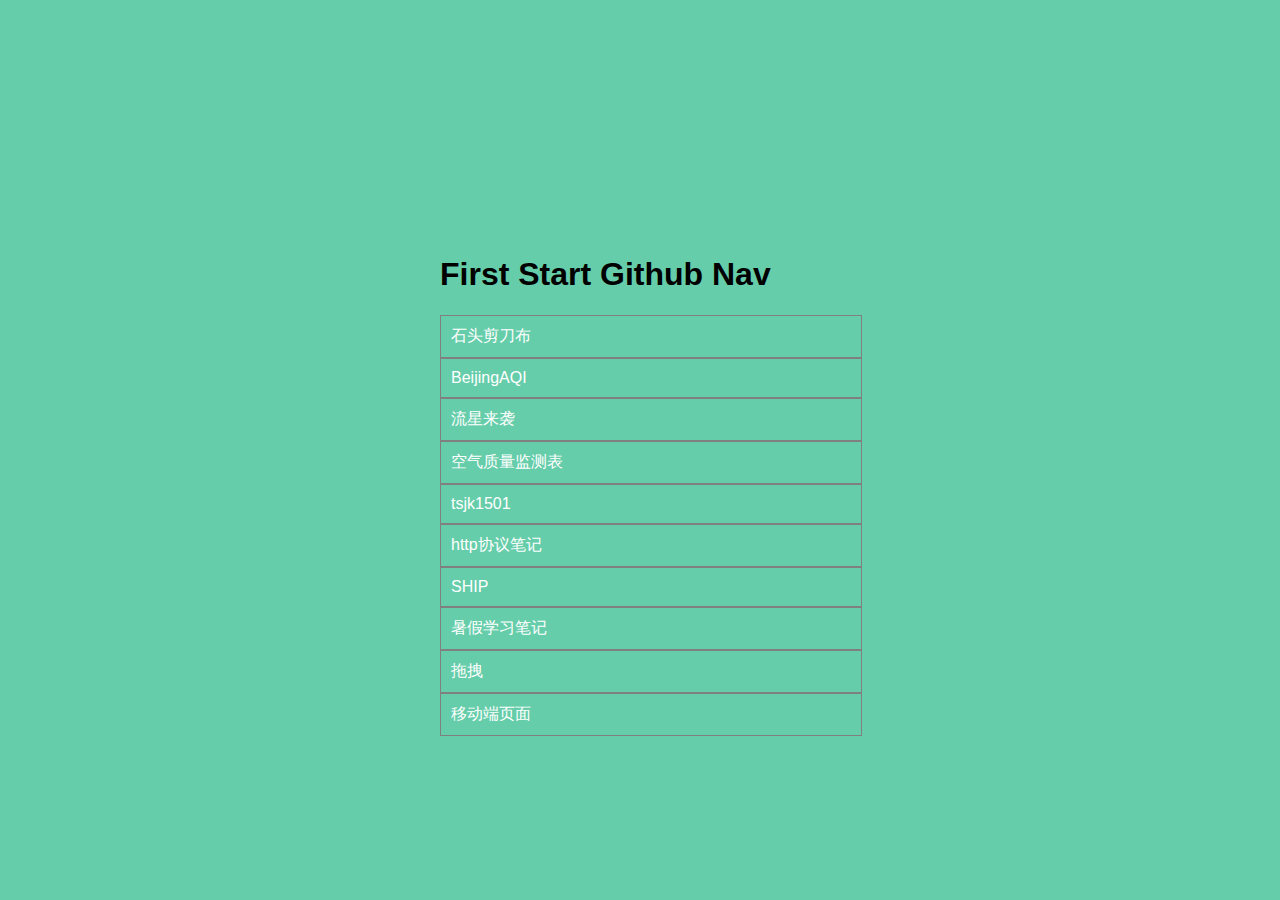
<file: index.html>
<!DOCTYPE html>
<html>

	<head>
		<meta charset="utf-8">
		<title>NAV</title>
		<style type="text/css">
		body{
			background:#66CDAA;
			font-family: "微软雅黑", "Helvetica Neue", Helvetica, sans-serif;
		}
		a{
			text-decoration: none;
			color: #fff;
		}
		.nav{
			width:400px;
			height: 430px;
			position: absolute;top:50%;left:50%;
			margin:-215px 0 0 -200px;
		}
		.nav li{
				list-style: none;
				border: 1px solid grey;
				width:400px;
				padding: 10px;
		}
		.nav li:hover{
			background:gray;
			transition:1s;
			text-indent: 10em;
		}	
		</style>
	</head>

	<body>
		<div class="nav">
		<h1>First Start Github Nav</h1>

	    <li><a href="wxf.shitoujiandaobu/index.html" target="_blank">石头剪刀布</a></li>
	    <li><a href="wxf.beijingAQI/index.html" target="_blank">BeijingAQI</a></li>
	    <li><a href="wxf.liuxinglaixi/index.html" target="_blank">流星来袭</a></li>
	    <li><a href="AQI/echarts/index.html" target="_blank">空气质量监测表</a></li>
	    <li><a href="tsjk1501/index.html" target="_blank">tsjk1501</a></li>
	    <li><a href="About-HTTP/index.html" target="_blank">http协议笔记</a></li>

	    <li><a href="ship/index.html" target="_blank">SHIP</a></li>
	    <li><a href="note/index.html" target="_blank">暑假学习笔记</a></li>
	    <li><a href="littlework/index.html" target="_blank">拖拽</a></li>
		<li><a href="TryWap/index.html" target="_blank">移动端页面</a></li>
		</div>
	</body>	
</html>
</file>
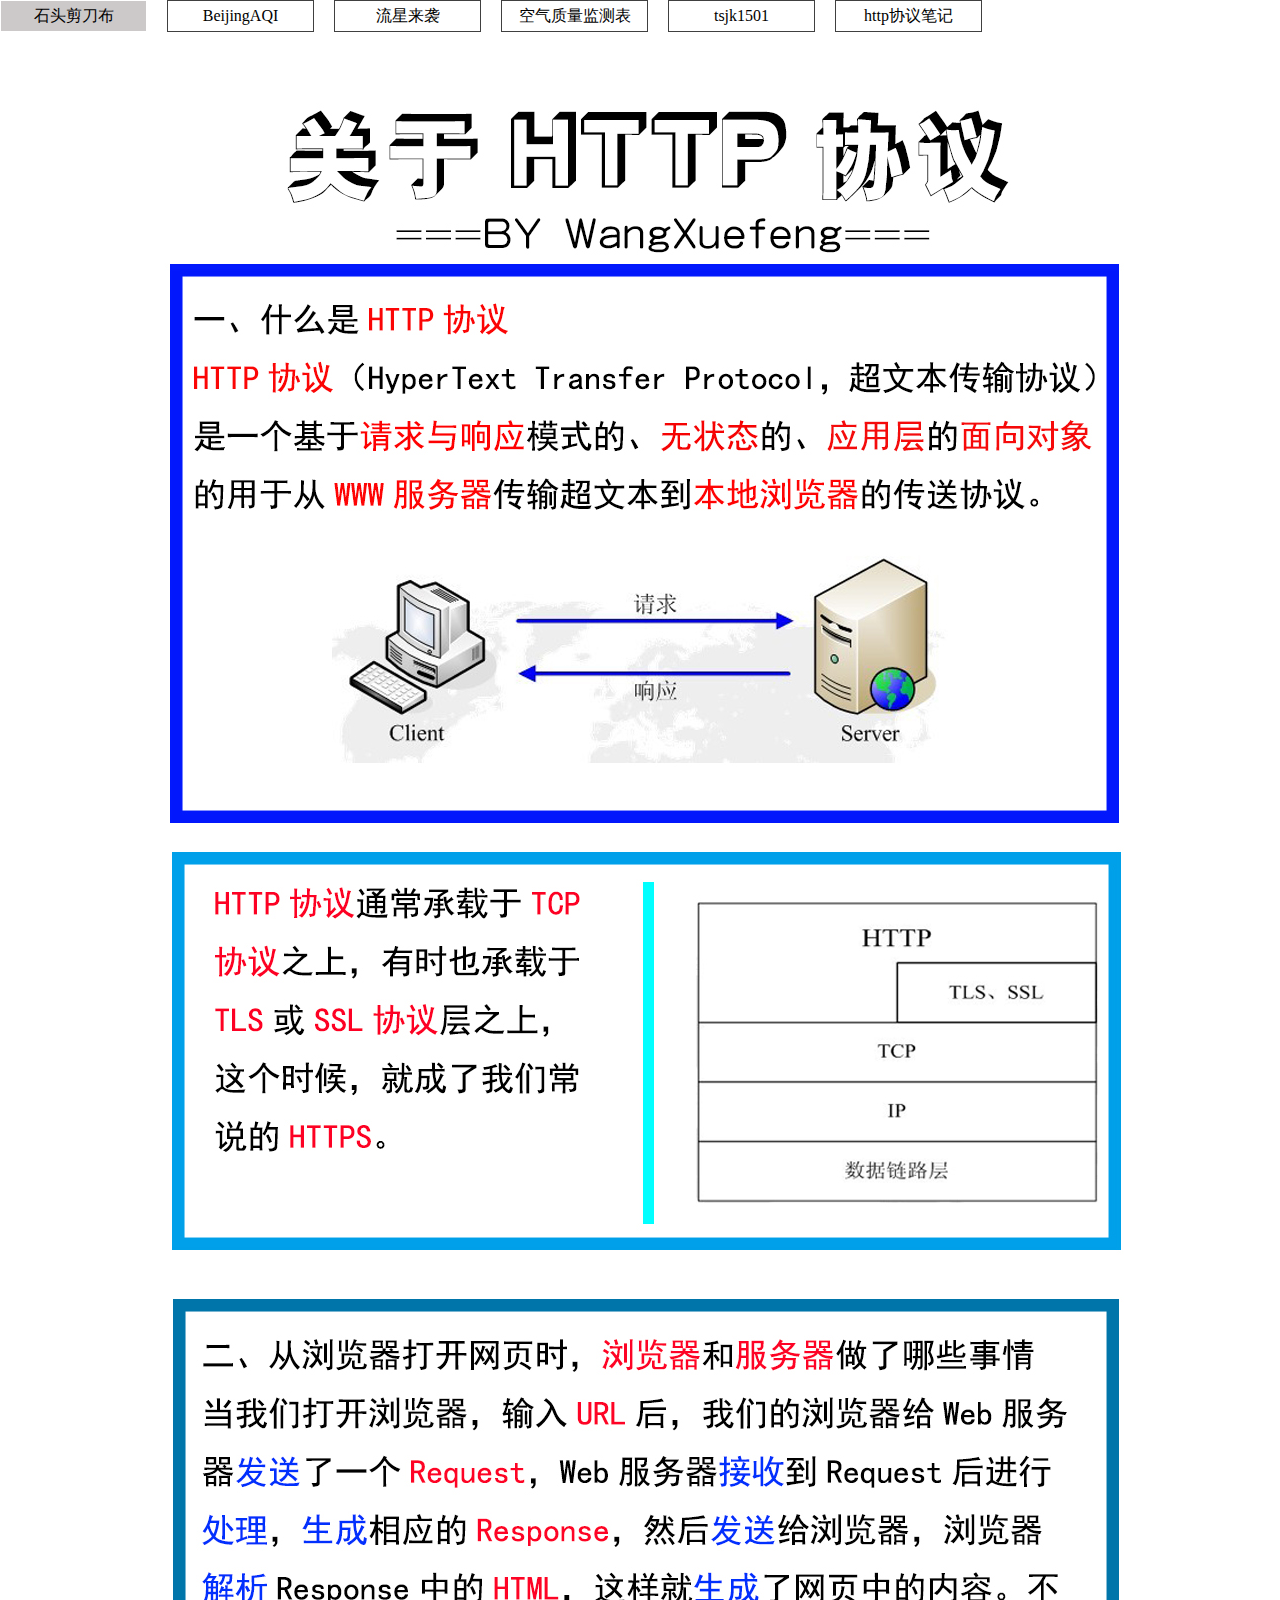
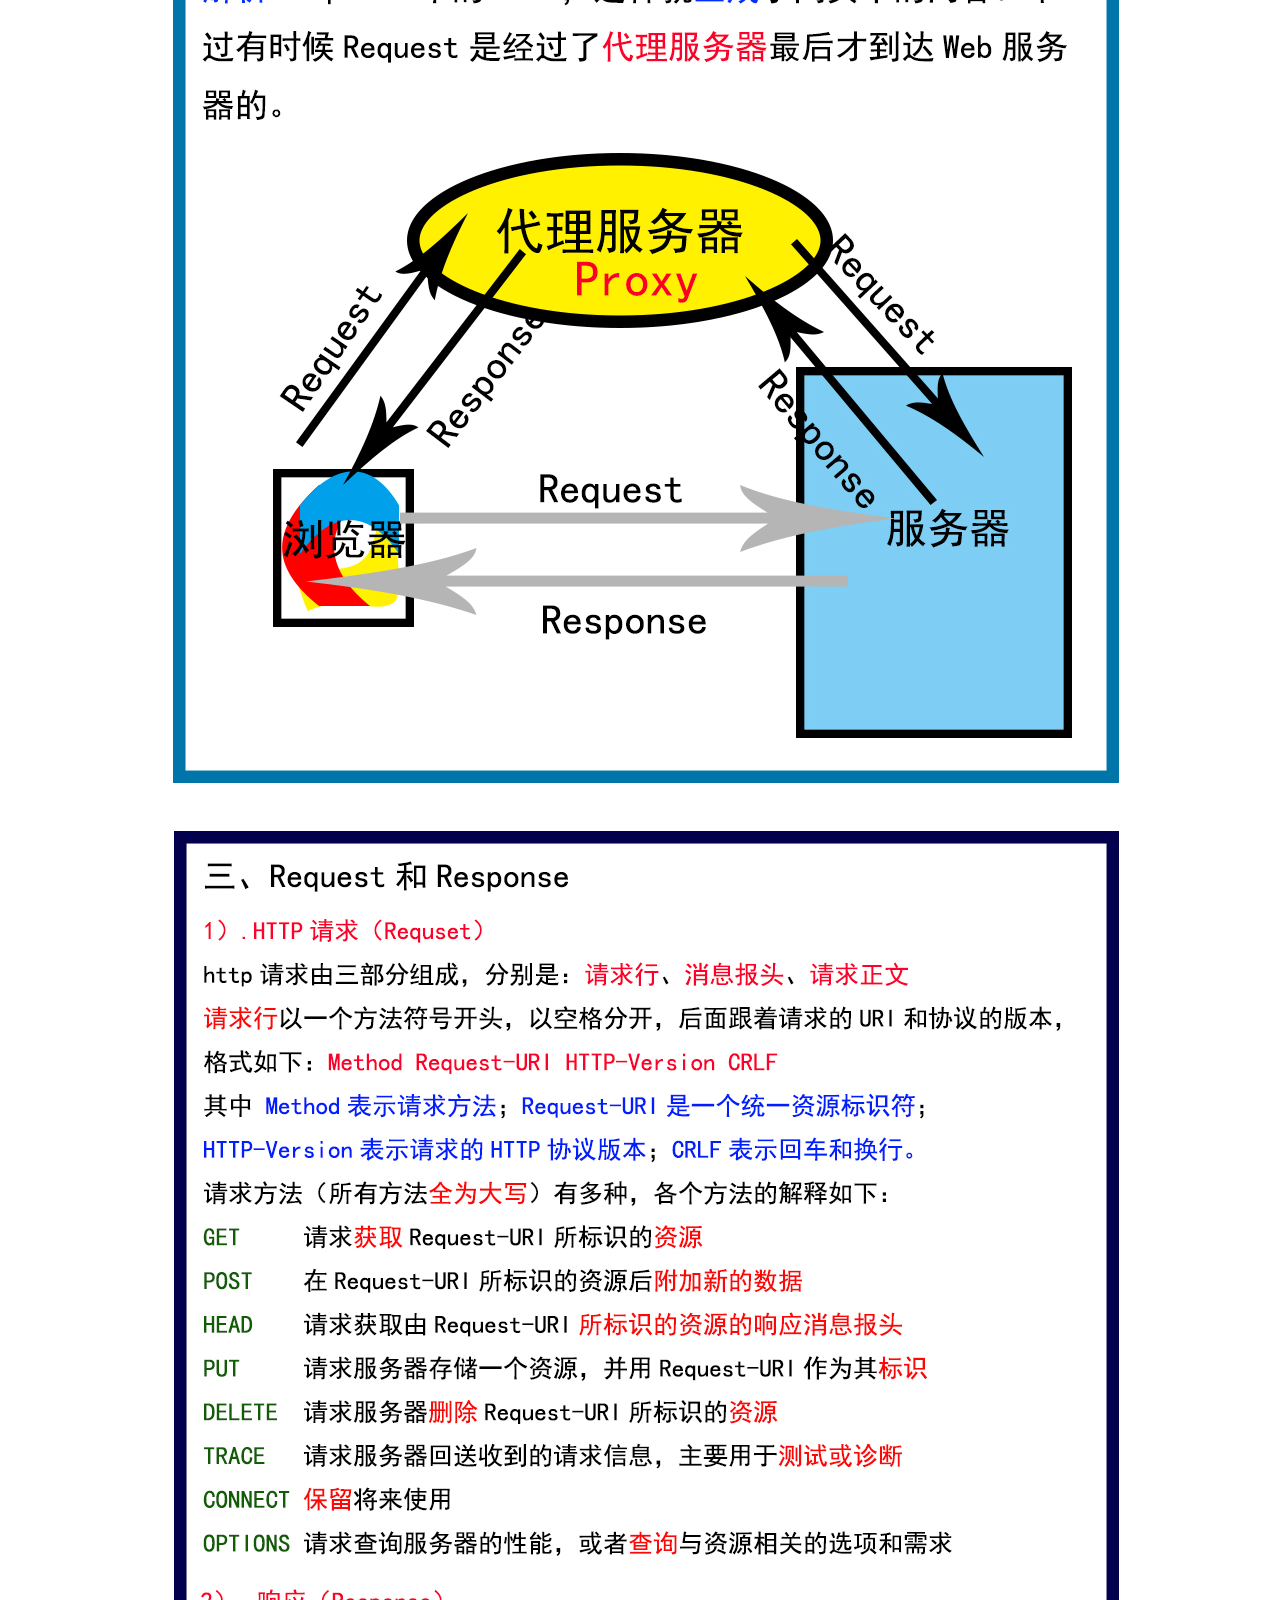
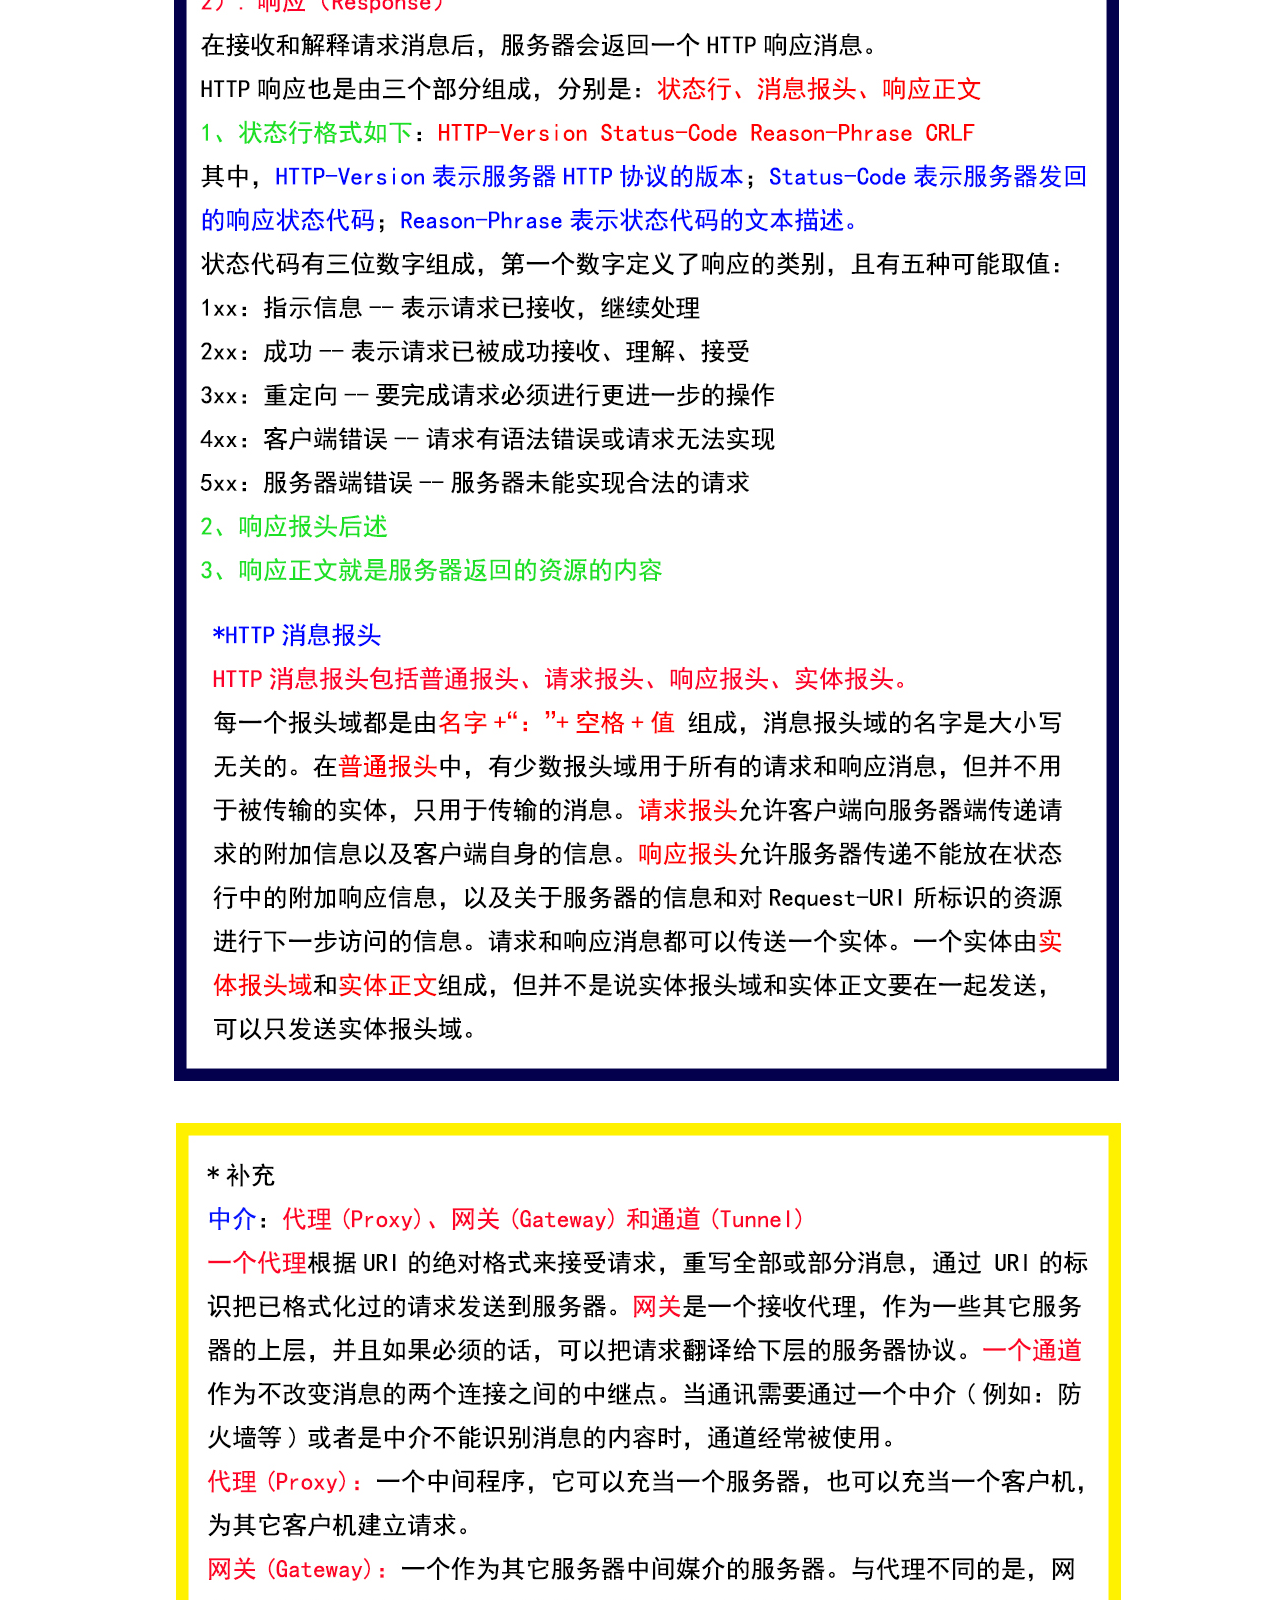
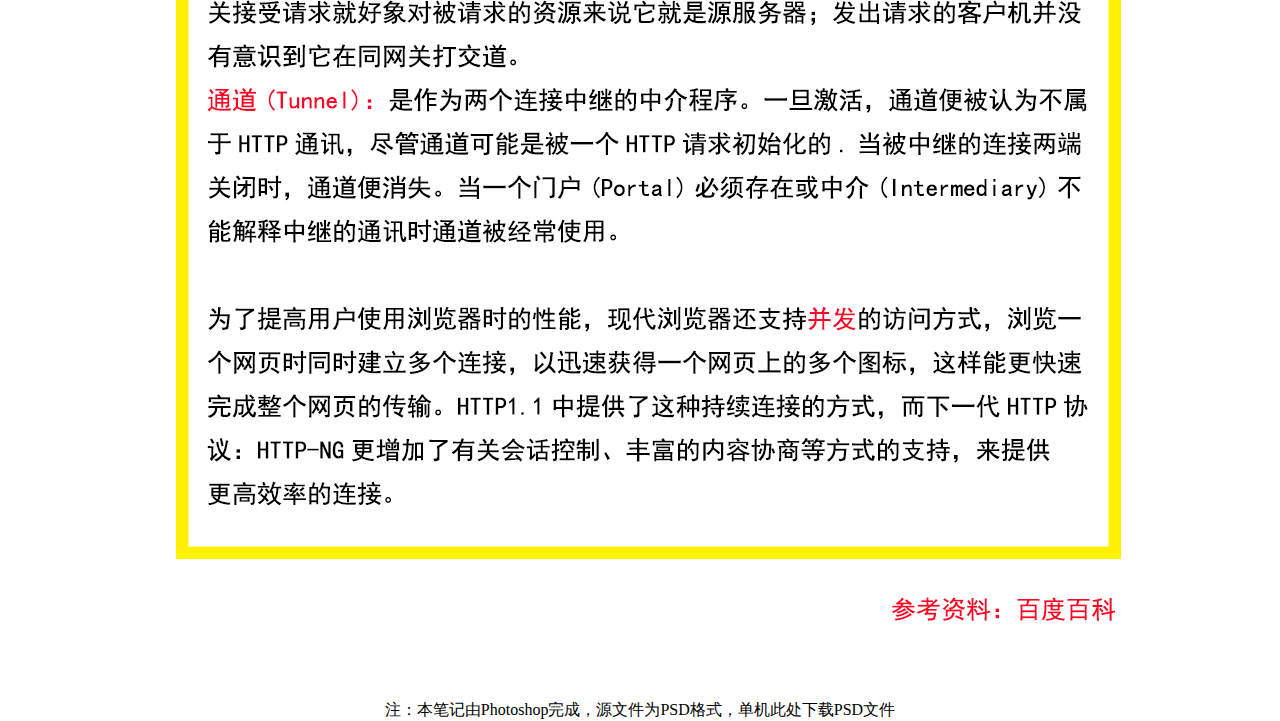
<file: About-HTTP/index.html>
<!doctype html>
<html>
<head>
<meta charset="utf-8">
<title>About HTTP</title>
<script type="text/javascript" src="http://ajax.microsoft.com/ajax/jquery/jquery-1.4.min.js"></script>
<style>
body{margin:0px;padding:0px;font-family:"微软雅黑";}
 a{ text-decoration:none;color:black;font-family:"微软雅黑";}
 a:hover{color:#000;text-decoration:none;}
 .nav{height:32px; width:100%;margin:0 auto; overflow:hidden;position: absolute;top: 0px;z-index: 105;opacity: 0.25;}
  .nav:hover{opacity: 1;}
 .nav>li{list-style:none;height:30px; width:145px;border:1px solid rgba(0,0,0,0.75); text-align:center; line-height:30px;float: left;margin-right: 20px}
 .nav>li:hover{ 	
 	background:rgba(204,201,201,1.00); 
 	cursor:pointer;color:#000;
 	border: 1px solid #fff;}
 .backtop{display:none;
	    height:60px;
		width:60px;
		position:fixed;
		right:5px;
		bottom:5px;
		background:url("[data-uri]");
		background-repeat:no-repeat;
		background-position:center;
		background-color:#999;
		filter:alpha(opacity=55);
		opacity:0.55;
		z-index:10;
		cursor:pointer;}
.backtop:hover{background-color:#666;
				filter:alpha(opacity=85);
				opacity:0.85;}			
 	
</style>
</head>
<body>
 	   <div class="backtop"></div>

	   <div class="nav">

	    <li><a href="../wxf.shitoujiandaobu/index.html">石头剪刀布</a></li>
	    <li><a href="../wxf.beijingAQI/index.html">BeijingAQI</a></li>
	    <li><a href="../wxf.liuxinglaixi/index.html">流星来袭</a></li>
	    <li><a href="../AQI/echarts/index.html">空气质量监测表</a></li>
	    <li><a href="../tsjk1501/index.html">tsjk1501</a></li>
	    <li><a href="../About-HTTP/index.html">http协议笔记</a></li>

	   </div>
<div style="width:1200px;height:5500px; background: url(About%20HTTP.jpg) no-repeat center center;margin:0 auto;"></div>
<center><span>注：本笔记由Photoshop完成，源文件为PSD格式，<a href="About HTTP.rar">单机此处下载PSD文件</a></span></center>

</body>
<script>
$(document).ready(function() {
	$(".backtop").click(function() {
		$("html, body").animate({
			"scroll-top": 0
		}, "fast");
	});
});
$(window).scroll(function() {
	if ($(window).scrollTop() > 100) {
		$(".backtop").slideDown(300);
	} else {
		$(".backtop").slideUp(300);
	}
});	
	
	
</script>
</html>
</file>
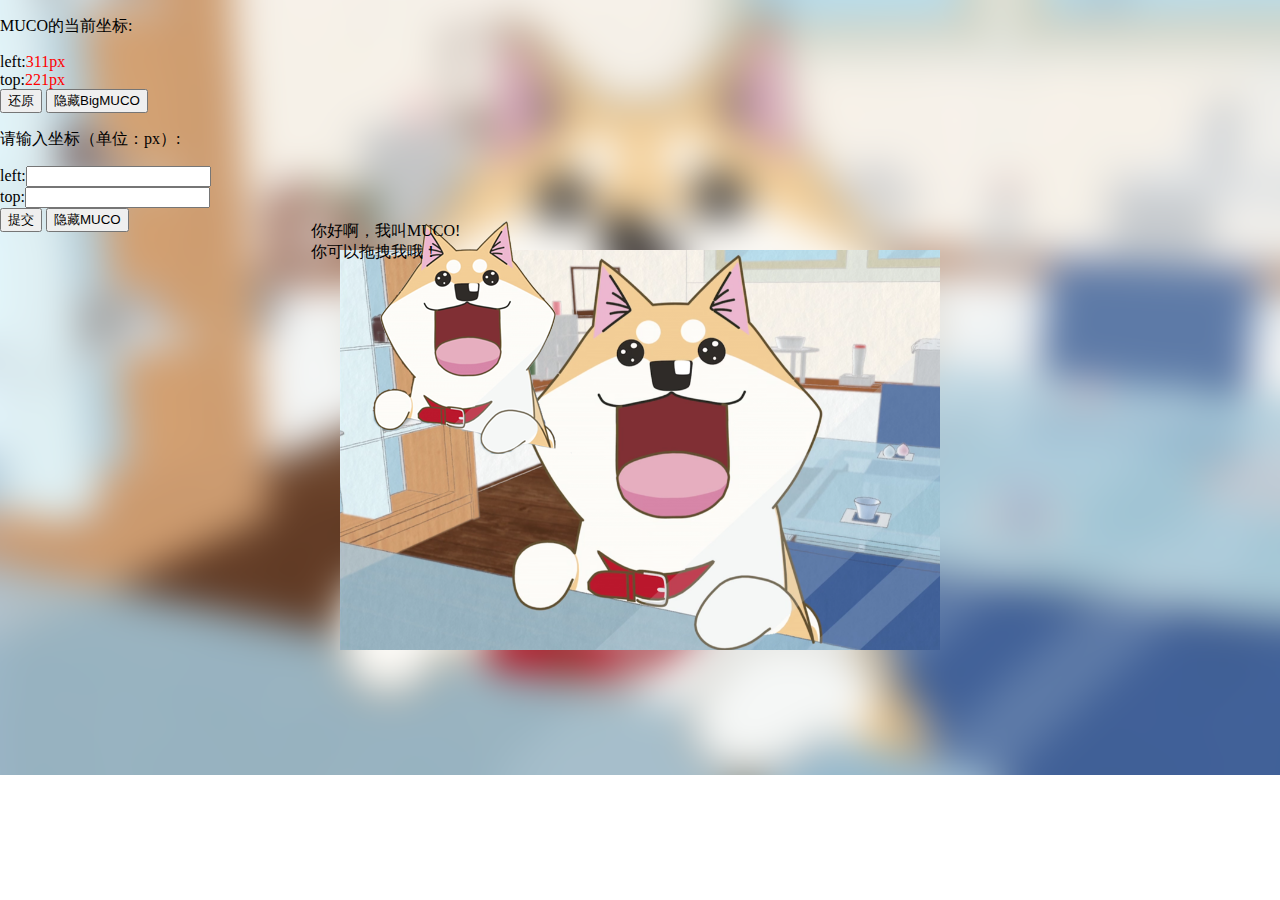
<file: littlework/index.html>
<!DOCTYPE html>
<html>

	<head>
		<meta charset="utf-8" />
		<title>可以拖拽的muco</title>
		<script src="js/Drag.js" type="text/javascript" charset="utf-8"></script>
		<style type="text/css">
			html body{
				background:url(img/bg.png) no-repeat;
				background-size:cover;
				padding: 0;
				margin: 0;
				overflow:hidden;
			}
			#main{
			width: 300px;
			height: 233px;
			background: url(img/muco.png) no-repeat;			
			cursor:move;
			position: absolute;
			top:221px;
			left:311px;
			z-index: 5;
			}
			.big{
				width:600px;
				height:400px;
				position: absolute;
				top:50%;
				left: 50%;
				margin-top:-200px ;
				margin-left: -300px;
				background: url(img/Bigmuco.png) no-repeat;
				background-size: cover;
			}
			.zb{color: red;}
			.txet{height: 300px;
				width: 300px;}
			#huanyuan,#tijiao,#hideORshowb,#hideORshow{cursor: pointer;}
		</style>
	</head>

	<body>

		<div id="main" onmousedown="Move(event);">
			你好啊，我叫MUCO!
			<br/>你可以拖拽我哦！
		</div>

		<div class="big" id="big">
		</div>
		<div class="txet">
			<p>MUCO的当前坐标:</p>
			left:<span id="left" class="zb">311px</span><br/>
			top:<span id="top" class="zb" >221px</span><br/>
			<button id="huanyuan" onclick="hy();">还原</button>
			<button onclick="showORhiddenB();" id="hideORshowb">隐藏BigMUCO</button>
			<p>请输入坐标（单位：px）:</p>
			left:<input type="number" id="left1" class="zb" value=" "><br/>
			top:<input type="number" id="top1" class="zb" value=" "><br/>
			<button id="tijiao" onclick="tj();">提交</button>			
			<button onclick="showORhidden();" id="hideORshow">隐藏MUCO</button>
		</div>
		
<script type="text/javascript">
	var dod = document.getElementById("main");
	var dod1 = document.getElementById("big");	
	
function hy(){	
	var lll = document.getElementById("left");
	var ttt = document.getElementById("top");
	lll.innerHTML = "311px";
	ttt.innerHTML = "221px";
	dod.style.left = "311px";
	dod.style.top = "221px";
	
}
function tj(){
	var lll1 = document.getElementById("left1").value;
	var ttt1 = document.getElementById("top1").value;
	dod.style.left = lll1 + "px";
	dod.style.top = ttt1 + "px";	
}
var n = 1;
function showORhidden(){			
		if(n%2==0){
			document.getElementById("hideORshow").innerHTML = "隐藏MUCO ";
			dod.style.display = "block";
			n++;
		}else{
			document.getElementById("hideORshow").innerHTML = "显示MUCO ";
			dod.style.display = "none";
			n++;
		}
		};
function showORhiddenB(){			
		if(n%2==0){
			document.getElementById("hideORshowb").innerHTML = "隐藏BigMUCO ";
			dod1.style.display = "block";
			n++;
		}else{
			document.getElementById("hideORshowb").innerHTML = "显示BigMUCO ";
			dod1.style.display = "none";
			n++;
		}
		};
				

</script>
	</body>

</html>
</file>
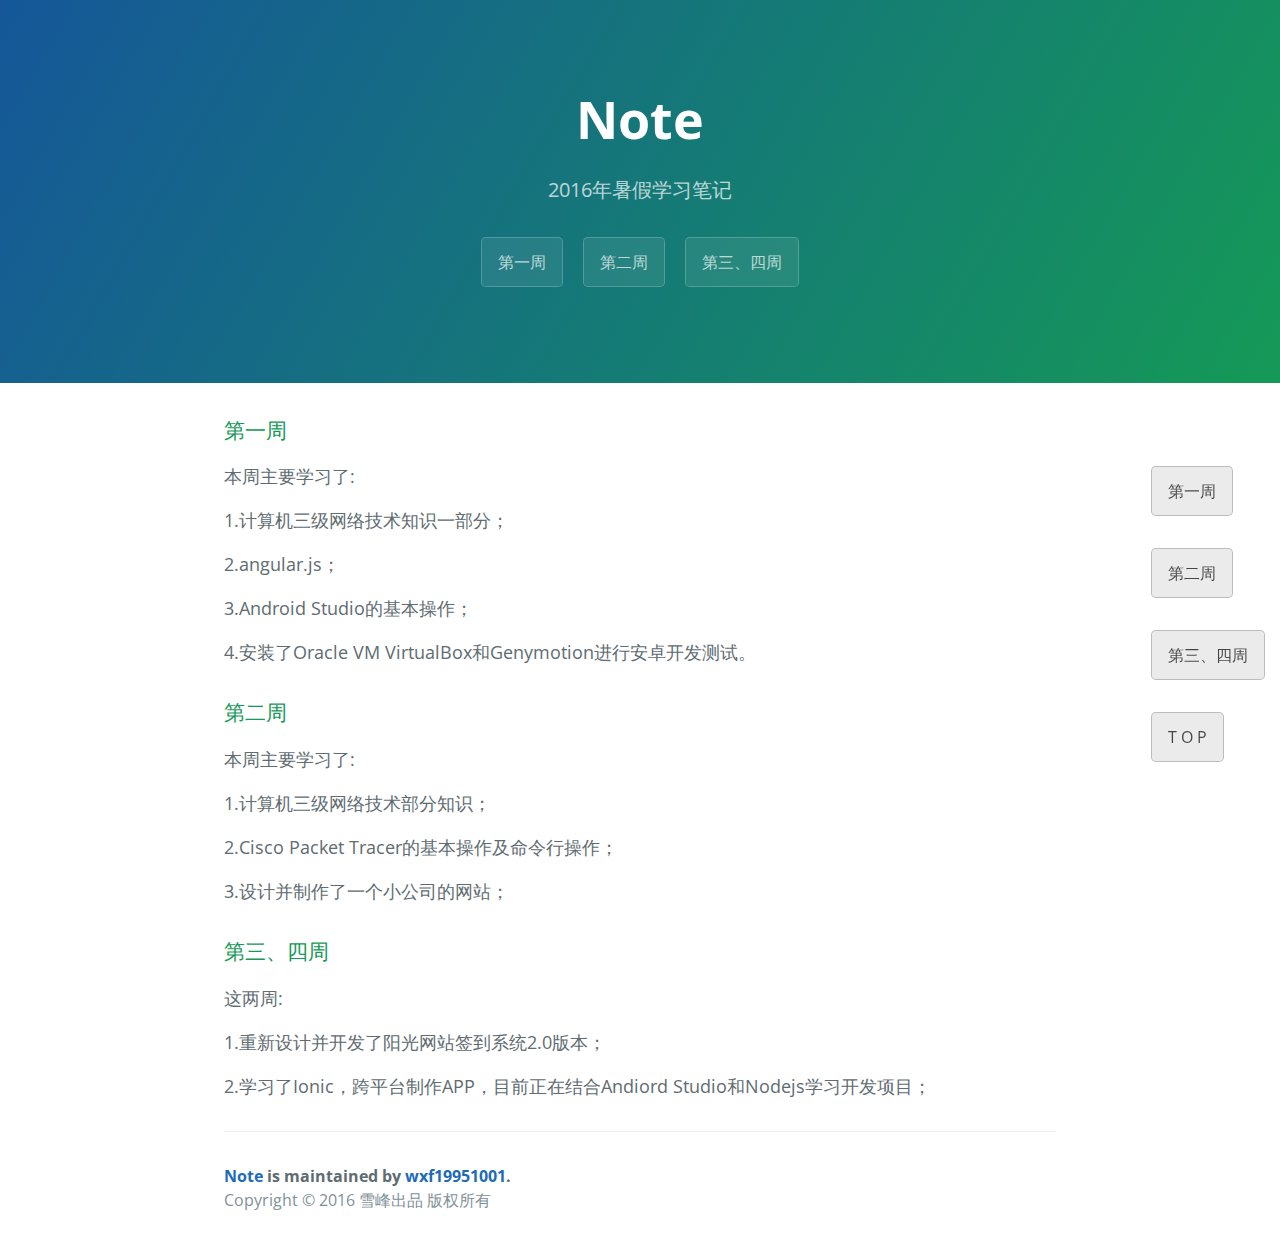
<file: note/index.html>
<!DOCTYPE html>
<html lang="en-us">
  <head>
    <meta charset="UTF-8">
    <title>Note by wxf19951001</title>
    <meta name="viewport" content="width=device-width, initial-scale=1">
    <link rel="stylesheet" type="text/css" href="stylesheets/normalize.css" media="screen">
    <link href='https://fonts.googleapis.com/css?family=Open+Sans:400,700' rel='stylesheet' type='text/css'>
    <link rel="stylesheet" type="text/css" href="stylesheets/stylesheet.css" media="screen">
    <link rel="stylesheet" type="text/css" href="stylesheets/github-light.css" media="screen">
    <script src="js/jquery.min.js"></script>
    <script>
//回到顶部 开始=========================
$(document).ready(function() {
	$("#backtop").click(function() {
		$("html, body").animate({
			"scroll-top": 0
		}, "fast");
	});
});

//*判断当在第一屏的时候，回到顶部按钮隐藏*//
$(window).scroll(function() {
	if ($(window).scrollTop() > 350) { //垂直滚动条offset
		$(".nav").show(500);
	} else {
		$(".nav").hide(500);
	}
});


//回到顶部 结束=========================

   </script>
  </head>
  <body>
    <section class="page-header">
      <h1 class="project-name">Note</h1>
      <h2 class="project-tagline">2016年暑假学习笔记</h2>
      <a href="#firstweek" class="btn">第一周</a>
      <a href="#secondweek" class="btn">第二周</a>
      <a href="#thirdweek" class="btn">第三、四周</a>      
    </section>



<div class="nav">
	  <p><a href="#firstweek" class="btnfixed">第一周</a></p>
      <p><a href="#secondweek" class="btnfixed">第二周</a></p>
      <p><a href="#thirdweek" class="btnfixed">第三、四周</a></p>
      <p><a href="#" class="btnfixed"  id="backtop"> T O P </a></p>
</div>




    <section class="main-content">
      <h3 id="firstweek">第一周</h3>

<p>本周主要学习了:</p>
<p>1.计算机三级网络技术知识一部分；</p>
<p>2.angular.js；</p>
<p>3.Android Studio的基本操作；</p>
<p>4.安装了Oracle VM VirtualBox和Genymotion进行安卓开发测试。</p>


 <h3 id="secondweek">第二周</h3>

<p>本周主要学习了:</p>
<p>1.计算机三级网络技术部分知识；</p>
<p>2.Cisco Packet Tracer的基本操作及命令行操作；</p>
<p>3.设计并制作了一个小公司的网站；</p>

 <h3 id="thirdweek">第三、四周</h3>

<p>这两周:</p>
<p>1.重新设计并开发了阳光网站签到系统2.0版本；</p>
<p>2.学习了Ionic，跨平台制作APP，目前正在结合Andiord Studio和Nodejs学习开发项目；</p>



      <footer class="site-footer">
        <span class="site-footer-owner"><a href="https://github.com/wxf19951001/note">Note</a> is maintained by <a href="https://github.com/wxf19951001">wxf19951001</a>.</span>

        <span class="site-footer-credits">Copyright © 2016 雪峰出品 版权所有</span>
      </footer>

    </section>

  
  </body>
</html>
</file>
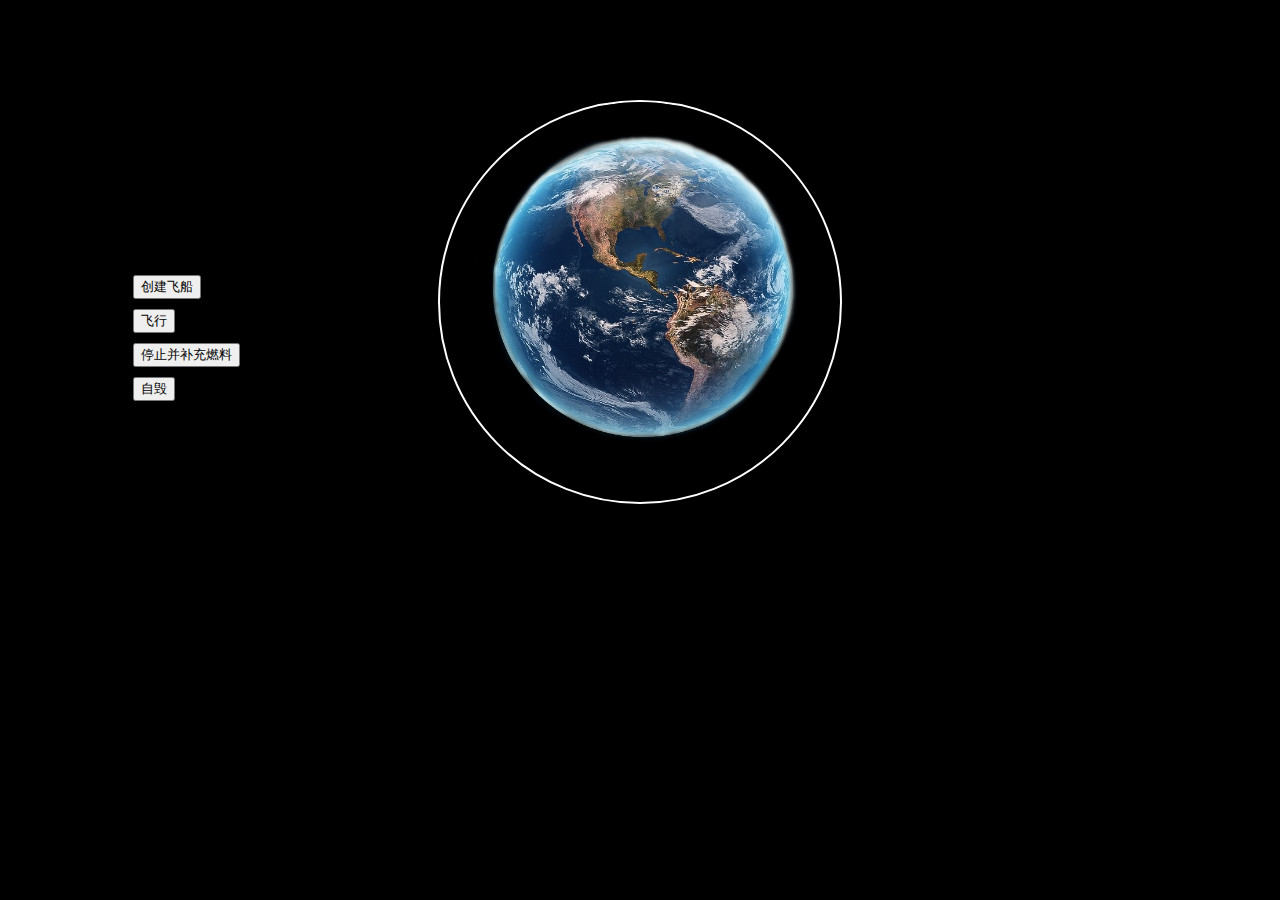
<file: ship/index.html>
<!DOCTYPE html>
<html>

	<head>
		<meta charset="utf-8" />
		<title>行星与飞船</title>
		<style type="text/css">
		body {
				margin: 0;
				padding: 0;
				background: black;
			}
			
			.earth {
				width: 350px;
				height: 350px;
				margin: 0 auto;
				border-radius: 350px;
				background: url(img/Earth.jpg) no-repeat center;
				background-size: cover;
			}
			
			button {
				cursor: pointer;
				margin: 5px;
			}
			
			.line {
				width: 400px;
				height: 400px;
				margin: 100px auto auto auto;
				border-radius: 400px;
				border: 2px solid white;
			}
			
			#control-main {
				width: 500px;
				height: 50px;
				position: absolute;
				top: 30%;
				left:10%
			}
			
			.ship{
				display: block;				
				width: 50px;
				font-size: 1em;
				height: 50px;
				text-align: center;
				background: dodgerblue;
				border-radius: 50px;
				float: left;
				color: #fff;
				line-height: 25px;
				animation: rotate 15s linear infinite;
			}
			
			.run {
				transform-origin: 110px 202px
			}
			
			@keyframes rotate {
				0% {
					transform: translateX(95px) translateY(-5px) rotate(0deg);
				}
				100% {
					transform: translateX(95px) translateY(-5px) rotate(360deg);
				}
			}
		}
		</style>
		<script src="js/jquery.min.js" type="text/javascript" charset="utf-8"></script>
	</head>

	<body>

		<div class="line" id="line">
			<div id="asd"></div>
			<div class="earth"></div>
		</div>

		<div id="control-main">
			<button onclick="show();">创建飞船</button><br/>
			<button onclick="run();">飞行</button><br/>
			<button onclick="stop();">停止并补充燃料</button><br/>
			<button onclick="huimie();">自毁</button>
		</div>

	</body>
	<script type="text/javascript">	

	
	var i=100;

		function show(){			
			var asd = document.getElementById("asd");
			var html = "<div id='ship' class='ship'>燃料<br/>100%</div>";	
			asd.innerHTML += html;		
			i=100;
		}	
		
		function stop(){
			var Ship = document.getElementById("ship");
			$("#ship").removeClass("run");			 
			 int = setInterval(function(){
				Ship.innerHTML = "燃料<br/>"+(++i)+"%";
				if(i==100){
				int=clearInterval(int);
				alert("燃料加满了！！！");									
				}				
				},100);				
				
		}
		function run(){	
				var Ship = document.getElementById("ship");
				$("#ship").addClass("run");				
				var s=setInterval(function(){
				Ship.innerHTML = "燃料<br/>"+(--i)+"%";
				if(i==0){
				$("#ship").removeClass("run");
				s=clearInterval(s);
				alert("没有燃料啦！！！");
				}				
				},100);
				
		}
		function huimie(){	
			$("#ship").removeClass("run").css("display","none");
			var asd = document.getElementById("asd");
			var html = " ";	
			asd.innerHTML = html;		
			i=100;
		}
	</script>

</html>
</file>
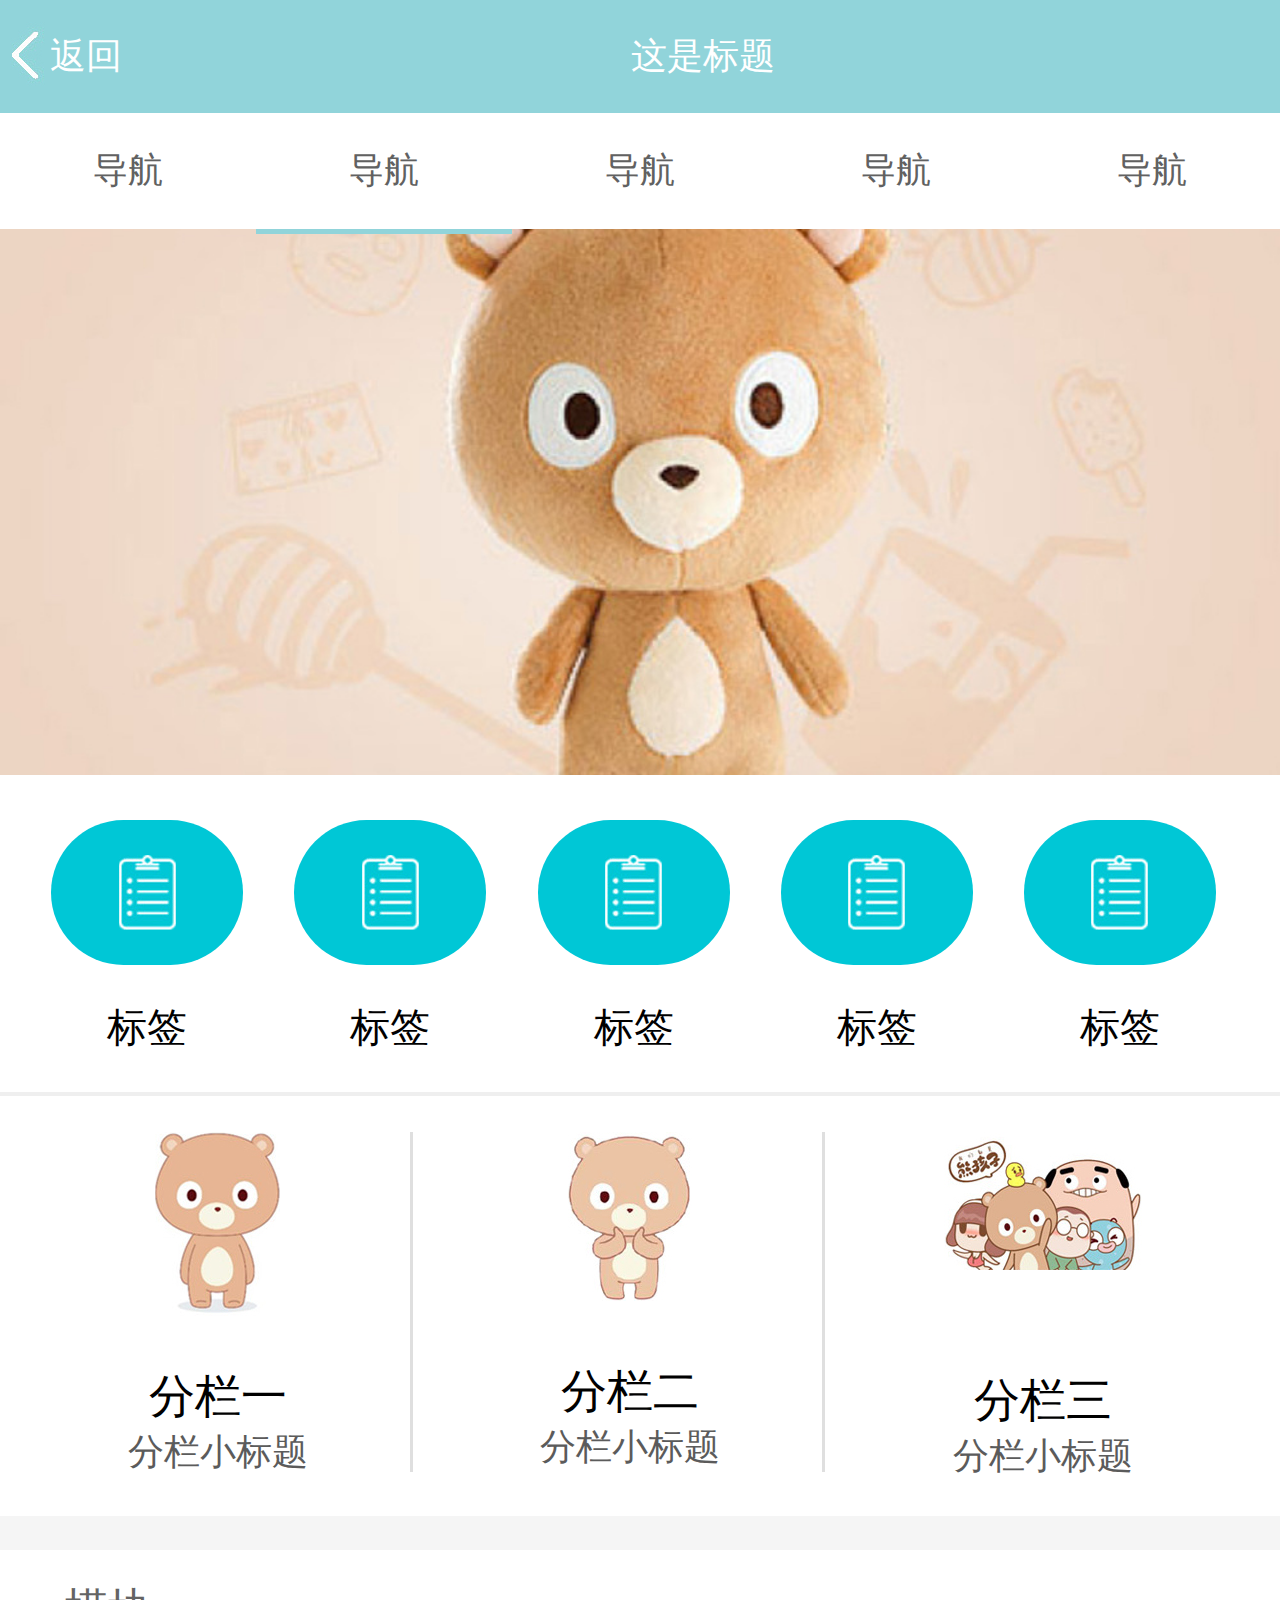
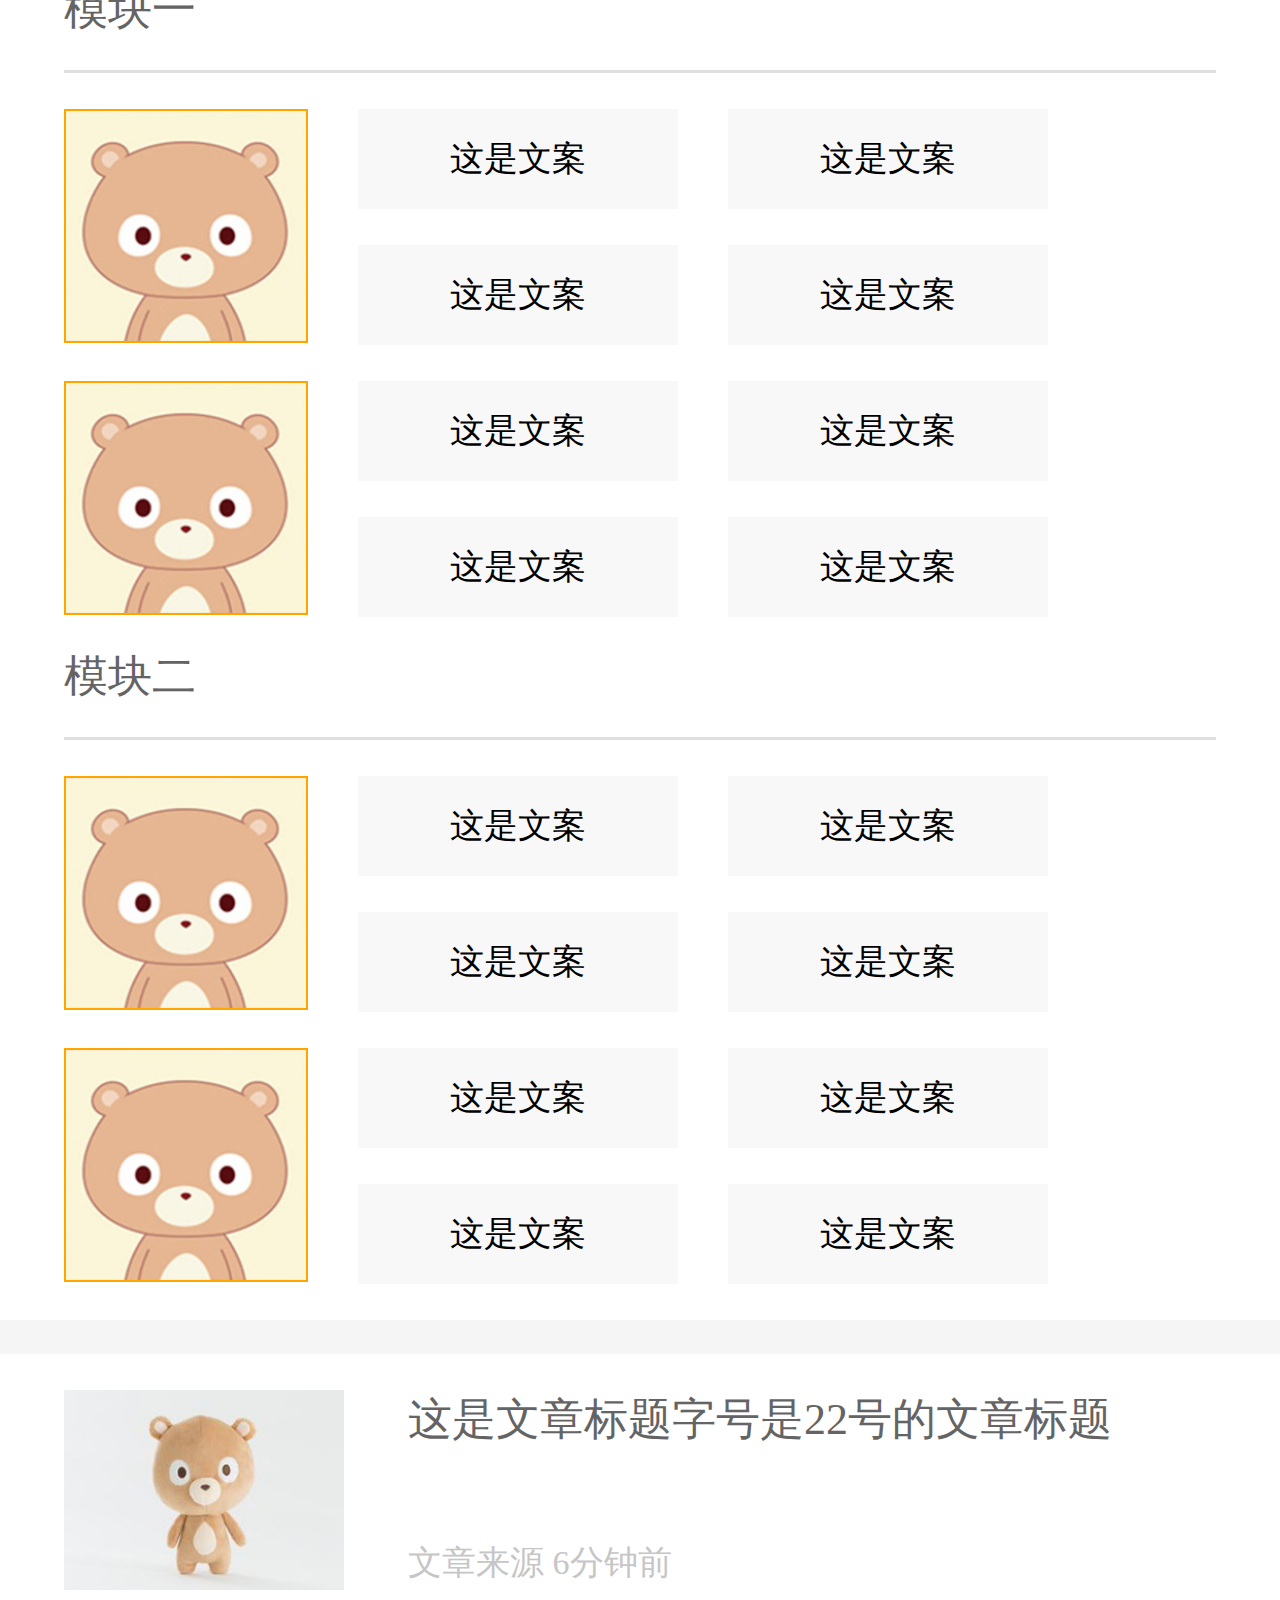
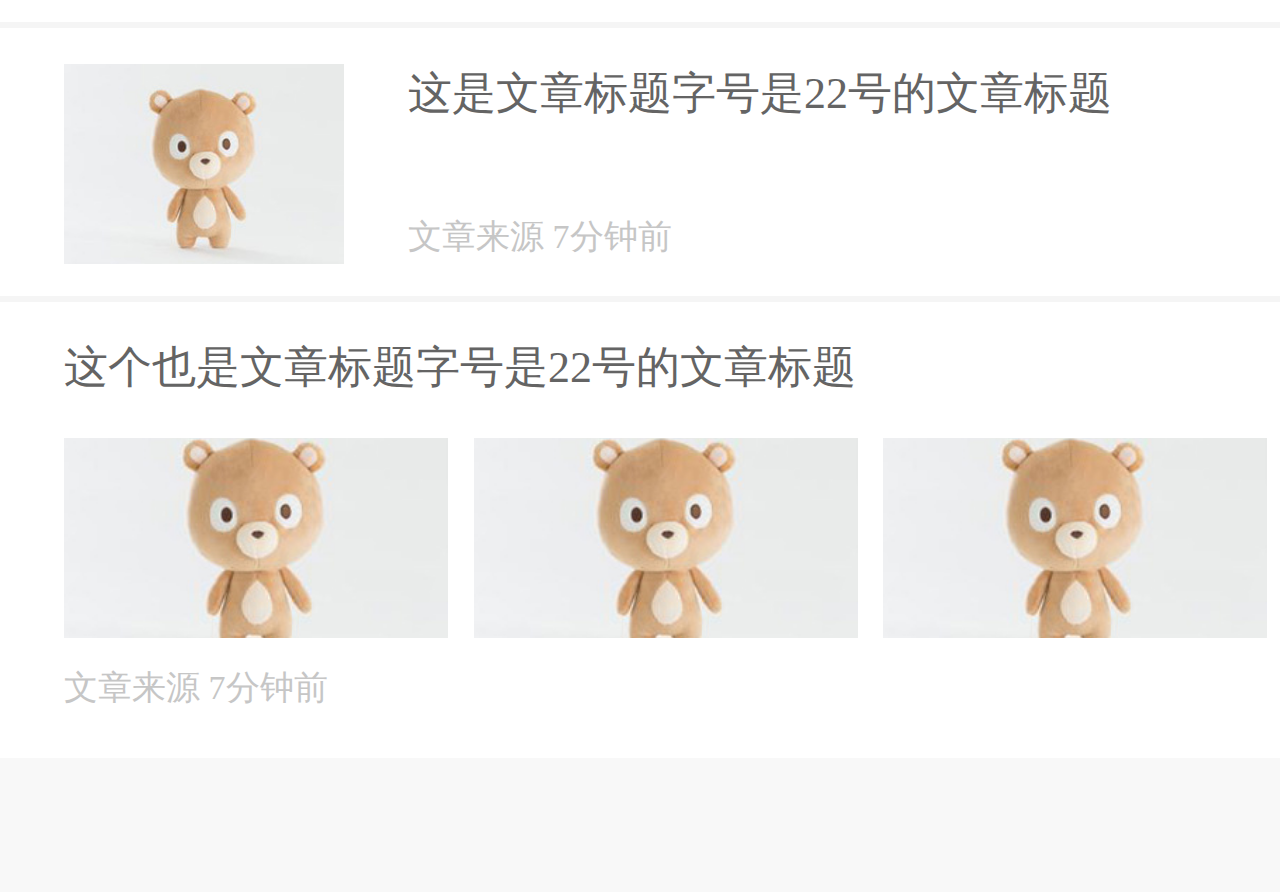
<file: TryWap/index.html>
<!DOCTYPE html>
<html>

	<head>
		<meta charset='utf-8'>
		<meta name="screen-orientation" content="portrait">
		<!-- uc强制竖屏 -->
		<meta name="x5-orientation" content="portrait">
		<!-- QQ强制竖屏 -->
		<meta name="full-screen" content="yes">
		<!-- UC强制全屏 -->
		<meta name="x5-fullscreen" content="true">
		<!-- QQ强制全屏 -->
		<meta name="browsermode" content="application">
		<!-- UC应用模式 -->
		<meta name="x5-page-mode" content="app">
		<!-- QQ应用模式 -->
		<meta name="msapplication-tap-highlight" content="no">
		<!-- windows phone 点击无高光 -->
		<title>这是标题</title>
		<link rel="stylesheet" type="text/css" href="css/style.css" />
	</head>

	<body>
		<div class="title">
			<ul class="back">
				<li class="backimg"><a href="">&nbsp;&nbsp;</a></li>
				<li class="backText"><a href="">返回</a></li>
			</ul>
			<div class="titleText">这是标题</div>
		</div>
		<ul class="nav">
			<li>导航</li>
			<li class="on">导航</li>
			<li>导航</li>
			<li>导航</li>
			<li>导航</li>
		</ul>
		<div class="banner"></div>
		<ul class="biaoqianImg">
			<li></li>
			<li></li>
			<li></li>
			<li></li>
			<li></li>
		</ul>
		<ul class="biaoqianText">
			<li>标签</li>
			<li>标签</li>
			<li>标签</li>
			<li>标签</li>
			<li>标签</li>
		</ul>
		<ul class="fenlan">
			<li class="fenlan1">
				<div class="fenlan1Img"></div>
				<p class="Ti">分栏一</p>
				<p class="Sti">分栏小标题</p>
			</li>
			<li class="fenlan2">
				<div class="fenlan2Img"></div>
				<p class="Ti">分栏二</p>
				<p class="Sti">分栏小标题</p>
			</li>
			<li class="fenlan3">
				<div class="fenlan3Img"></div>
				<p class="Ti">分栏三</p>
				<p class="Sti">分栏小标题</p>
			</li>
		</ul>
		<div class="hr"></div>
		<div class="MK">
			模块一
		</div>
		<div class="MKimg"></div>
		<ul class="text">
			<li>这是文案</li>
			<li>这是文案</li>
		</ul>
		<ul class="text">
			<li>这是文案</li>
			<li>这是文案</li>
		</ul>
		<div class="MKimg"></div>
		<ul class="text">
			<li>这是文案</li>
			<li>这是文案</li>
		</ul>
		<ul class="text">
			<li>这是文案</li>
			<li>这是文案</li>
		</ul>
		<div class="MK">
			模块二
		</div>
		<div class="MKimg"></div>
		<ul class="text">
			<li>这是文案</li>
			<li>这是文案</li>
		</ul>
		<ul class="text">
			<li>这是文案</li>
			<li>这是文案</li>
		</ul>
		<div class="MKimg"></div>
		<ul class="text">
			<li>这是文案</li>
			<li>这是文案</li>
		</ul>
		<ul class="text">
			<li>这是文案</li>
			<li>这是文案</li>
		</ul>
		<br />
		<br />
		<div class="hr"></div>
		<div class="WZimg"></div>
		<div class="Tt">这是文章标题字号是22号的文章标题</div>
		<div class="LY">文章来源 6分钟前</div>
		<br />
		<br />
		<div class="shr"></div>
		<div class="WZimg"></div>
		<div class="Tt">这是文章标题字号是22号的文章标题</div>
		<div class="LY">文章来源 7分钟前</div>
		<br />
		<br />
		<div class="shr"></div>
		<div class="Tt">这个也是文章标题字号是22号的文章标题</div>
		<div class="WZ2img"></div>
		<div class="WZ3img"></div>
		<div class="WZ3img"></div>
		<div class="LY2">文章来源 7分钟前</div>
		<div class="bottom"></div>
	</body>

</html>
</file>
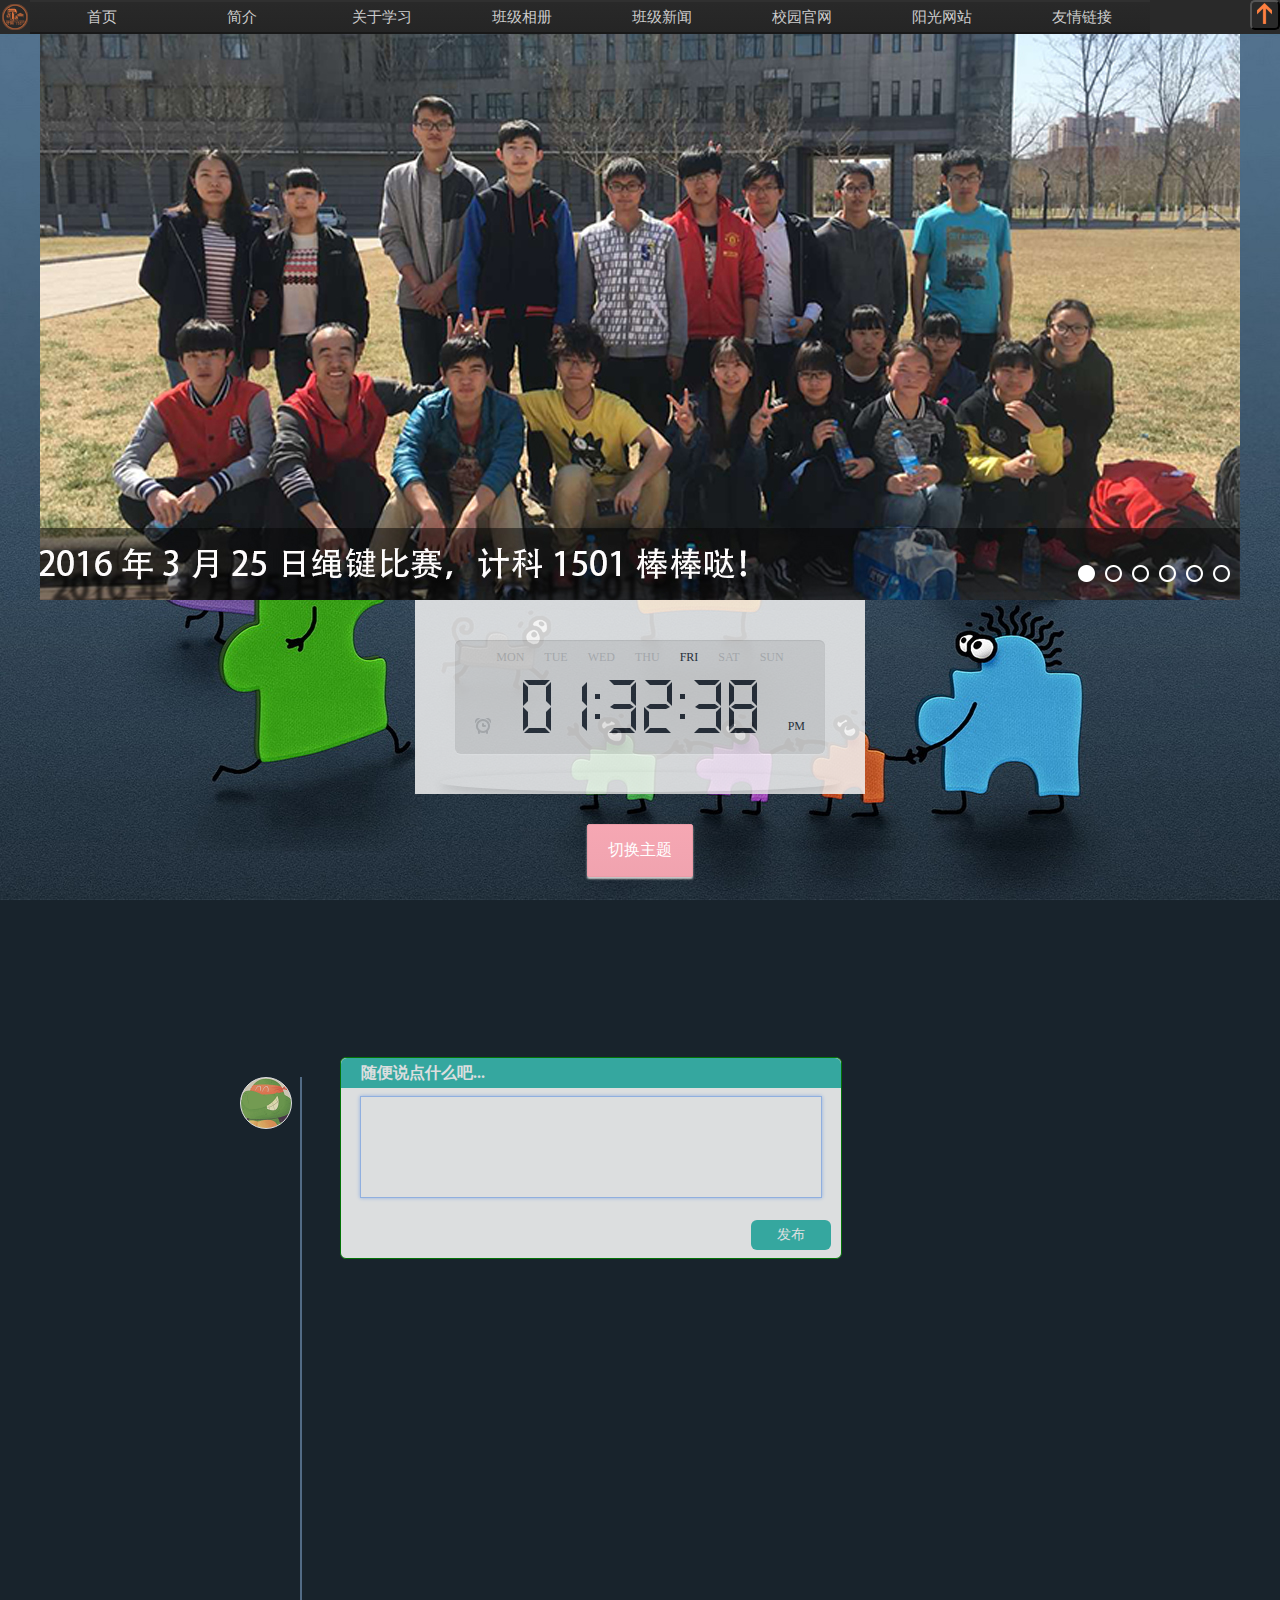
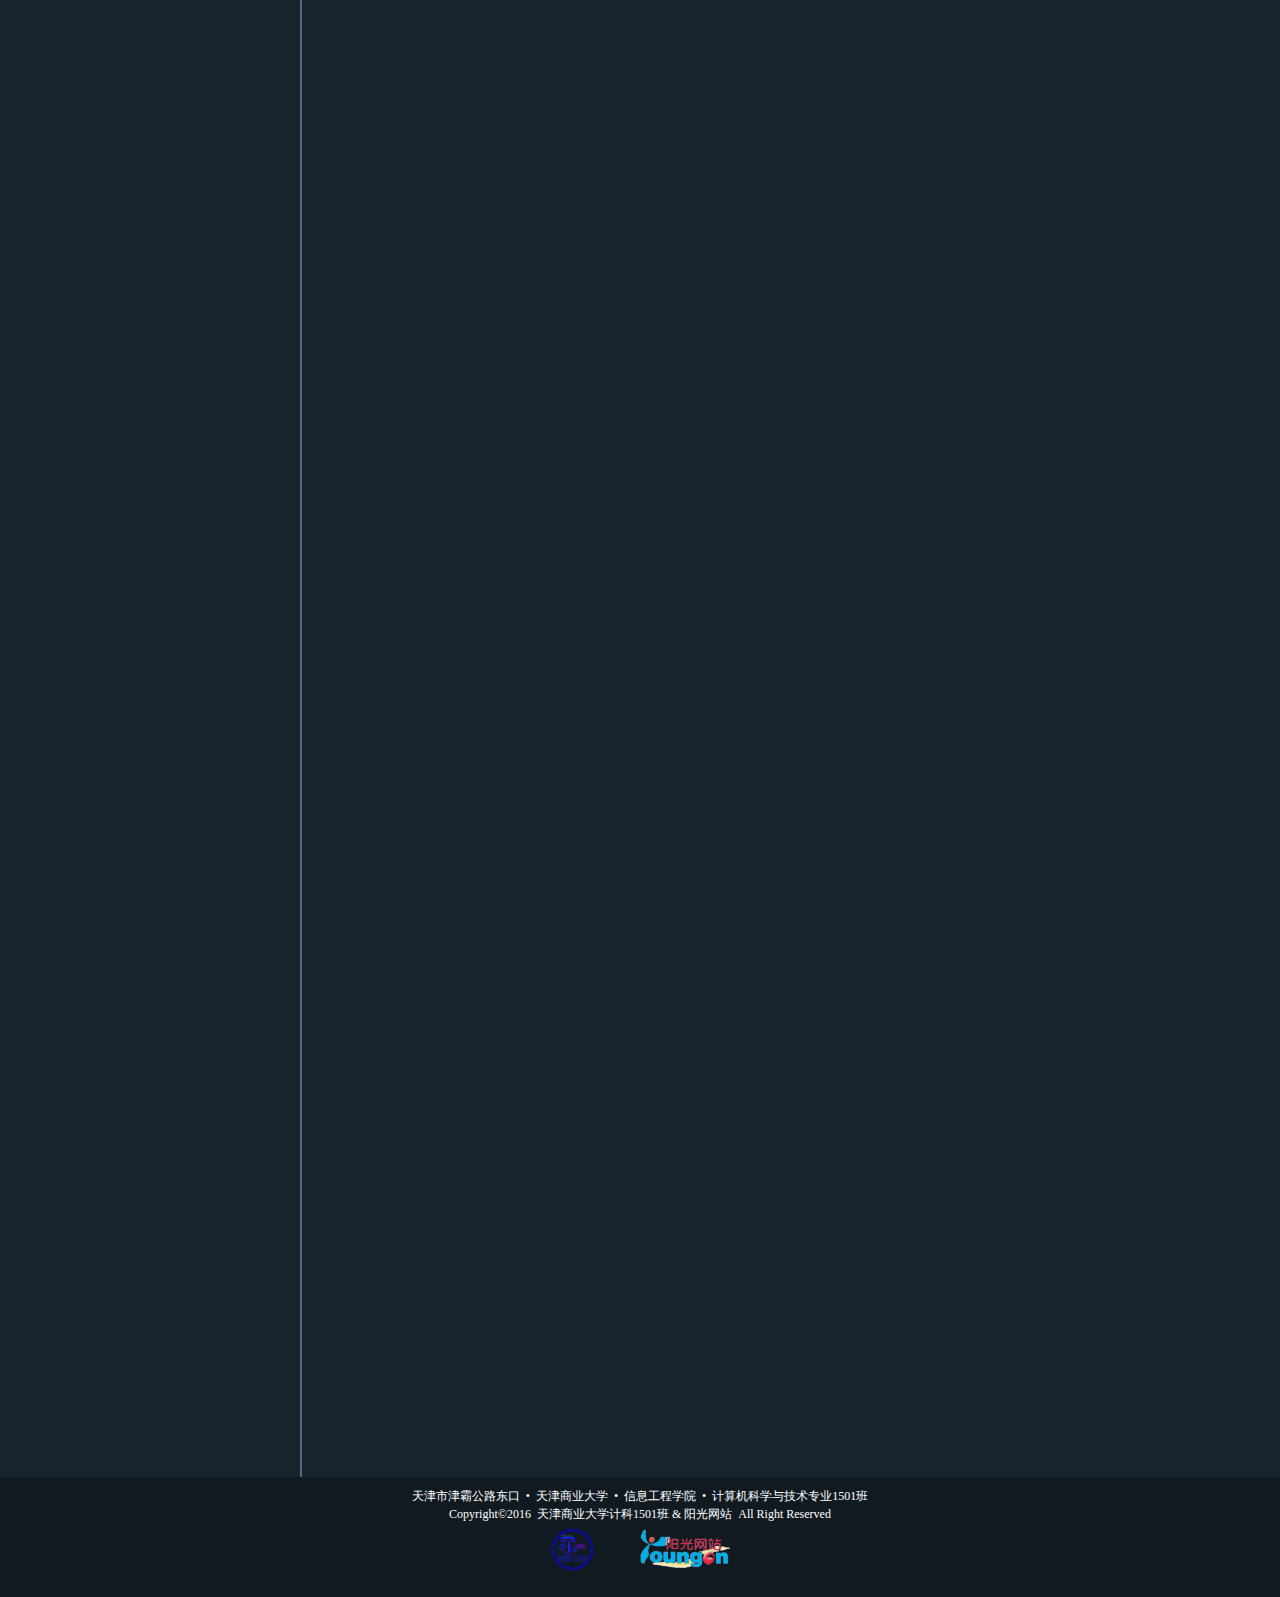
<file: tsjk1501/index.html>
<!doctype html>
<html>

	<head>
		<meta charset="utf-8">
		<title>欢迎访问天商计科1501</title>
		<meta name="keywords" content="计算机科学与技术专业1501班" />
		<meta name="description" content="天津商业大学信息工程学院计算机科学与技术专业1501班,We are family!" />
		<link rel="shortcut icon" type="iamge/x-png" href="img/favicon.png" media="screen" />
		<link rel="stylesheet" type="text/css" href="css/index-style.css">
		<link rel="stylesheet" type="text/css" href="css/nav.css">
        <link rel="stylesheet" type="text/css" href="css/time.css">
		<script src="js/jquery.js" type="text/javascript"></script>
		<script src="js/tsjk1501.js"></script>
		<script src="js/pptBox.js" type="text/javascript" charset="utf-8"></script>
        <script src="js/moment.min.js"></script> 
        <script src="js/time.js"></script>
	</head>

	<body>
		<div class="banner">
			<div class="comiis_wrapad" id="slideContainer">
				<script>
					var box = new PPTBox();
					box.width = 1200; //宽度
					box.height = 600; //高度
					box.autoplayer = 10; //自动播放间隔时间
					//box.add({"url":"图片地址","title":"悬浮标题","href":"链接地址"})
					box.add({
						"url": "img/1.jpg",
						"title": "计科1501,2016加油，We are family!"
					})
					box.add({
						"url": "img/2.jpg",
						"title": "从教室到宿舍，每天的必经之路"
					})
					box.add({
						"url": "img/3.jpg",
						"title": "荣获信息工程学院红歌比赛第一名"
					})
					box.add({
						"url": "img/4.jpg",
						"title": "信息工程学院辩论赛"
					})
					box.add({
						"url": "img/5.jpg",
						"title": "一场硝烟四起的辩论赛后"
					})
					box.add({
						"url": "img/6.jpg",
						"title": "大一新设篮球赛"
					})
					box.show();
				</script>
			</div>
		</div>

		<ul class="nav">
			<li class="classmark"></li>
			<ul class="menu">
				<li><a href="index.html">首页</a></li>
				<li><a>简介</a>
					<ul class="submenu">
						<li><a target="_blank" href="http://www0.tjcu.edu.cn/static/xxgk/xxjj/">学校简介</a></li>
							<li><a target="_blank" href="http://xxxy.tjcu.edu.cn/#xygk">学院简介</a></li>
						<li><a target="_blank" href="http://xxxy.tjcu.edu.cn/#bkjy">专业简介</a></li>
						<li><a>班级简介</a></li>
						<li><a href="list-classmate.html">成员介绍</a></li>						
					</ul>
				</li>
				<li><a>关于学习</a>
					<ul class="submenu">
						<li><a href="article-syllabus.html">课程表</a></li>
						<li><a target="_blank" href="http://202.113.82.2/">学习资源</a></li>
						<li><a target="_blank" href="http://www.cet.edu.cn/">英语四六级</a></li>
						<li><a target="_blank" href="http://www.chinakaoyan.com/">关于考研</a></li>
						<li><a target="_blank" href="http://202.113.80.18:7777/zhxt_bks/zhxt_bks.html">综合查询</a></li>
					</ul>
				</li>
				<li><a href="list-classphotos.html">班级相册</a></li>
				<li><a>班级新闻</a></li>
				<li><a target="_blank" href="http://www.tjcu.edu.cn">校园官网</a></li>
				<li><a target="_blank" href="http://www.youngon.com">阳光网站</a></li>
				<li><a>友情链接</a>
					<ul class="submenu">
						<li><a target="_blank" href="message/message-index.php">留言板</a></li>
						<li><a target="_blank" href="http://xxxy.tjcu.edu.cn/">天商信息工程学院</a></li>
						<li><a target="_blank" href="http://202.113.82.2/">天商图书馆</a></li>
						<li><a target="_blank" href="http://www.baidu.com">百度一下</a></li>
						<li><a target="_blank" href="https://github.com/">GitHub</a></li>
						<li><a target="_blank" href="http://202.113.80.83/">VOD视频</a></li>
					</ul>
				</li>
			</ul>
			<button class="hide-nav"></button>
		</ul>
		<button class="show-nav"></button>
		<div class="Aboutus" id="Aboutus">
       	<div class="classmark-big"><img src="img/LOGO-big.png" height="200px" width="200px"/></div>
        <div class="aboutus-text">
我们是天津商业大学信息工程学院计算机科学与技术专业1501班。<br/>
相逢于计科1501班，在拼杀的黑色六月之后，在一万次梦里的憧憬之后——如此珍贵，如此难得。<br/>
相逢于计科1501班，怀着渐渐成熟的生命里缤纷的梦想，怀着敢闯敢拼的青春里倔强的执着——如此坚定，如此不悔。<br/>
36颗笑脸，热情洋溢，绮丽的季节里盛开出灿烂与光华；36声呼喊，充满力度，恬淡的天空里犹如春雷声声，轰轰隆隆。<br/>
在老师的谆谆教诲和耐心指导下，同学们学习上认真刻苦，活动中积极踊跃，并取得了一定的成绩。英语课上犹如置身异国，古汉现汉发言字字珠玑，论文写作总有文采华章，专业翻译之时精彩不断，比赛设计过程创意纷飞。精神抖擞，运动会上舍我其谁；千机万辩，辩论场上魅力无限；挥洒青春，篮球比赛我来过，就无悔；舞步飞旋，国标舞大赛里轻舞飞扬的何止在此，还有那一颗颗活力的心，在灯光与掌声中化作流云。<br/>
这就是计科1501班，团结奋进、朝气蓬勃、温暖和谐。广结良友，告别肤浅，青春的画布展开，我们挥笔成彩。<br/>
计科1501班，梦开始的地方。
　　</div>			
			
		</div>
		<div class="backtop"></div>
		<div id="main">
              <div id="clock" class="light">
              <div class="display">
              <div class="weekdays"> </div>
              <div class="ampm"> </div>
              <div class="alarm"> </div>
              <div class="digits"> </div>
              </div>
            </div>
            <div class="button-holder"> <a class="button">切换主题</a> </div>
           
     
     <div class="box">

	<!--内容发布区域-->
	<div class="boxcenter">
		<div class="boxc_t"><h4><a href="message/message-index.php">随便说点什么吧...</a></h4></div>
		<div class="boxc_c" contenteditable="true" id="aa"></div>
		<div class="boxc_b"><a href="#">发布</a></div>
	</div>
	
	<!--时光轴线-->
	<div class="timeline">
		<div class="timeline_t">				
		</div>
		<div class="nextbox"></div>
	</div>
	
</div>


        
           
           
           
           
           
           
           
            


                  
         </div>
		
		
		
		
		
		

		
		<div id="bottom">
			<div id="foot">
				<div id="foottext">
					天津市津霸公路东口 &nbsp;&#8226;&nbsp;
					<a target="_blank" href="http://www.tjcu.edu.cn/" title="天津商业大学">天津商业大学</a> &nbsp;&#8226;&nbsp;
					<a href="http://xxxy.tjcu.edu.cn/" title="天津商业大学信息工程学院">信息工程学院</a> &nbsp;&#8226;&nbsp;
					<a href="index.html" title="天商计科1501">计算机科学与技术专业1501班</a>
					<br />Copyright&copy;2016&nbsp;
					<a href="index.html" title="天商计科1501">天津商业大学计科1501班</a> &
					<a target="_blank" href="http://www.youngon.com/" title="天津商业大学阳光网站">阳光网站</a> &nbsp;All&nbsp;Right&nbsp;Reserved
				</div>
			</div>
			<div id="footimg">
				<a href="index.html" title="天商计科1501">
					<img src="img/favicon.png" width="45px" height="45px" style="float:left" /></a>
				<a target="_blank" href="http://www.youngon.com/" title="天津商业大学阳光网站">
					<img src="img/youngonLogo.png" width="90px" height="45px" style="float:right" /></a>
			</div>
		</div>
	</body>
    
<script type="text/javascript">	
$(function(){
	$(".box").find(".boxc_b").click(function(){
		var center = $(".boxc_c").text();//.appendTo("nextbox");
		if(center==""){
			alert("请输入内容喔！");
			return;
		}
		$(".nextbox").prepend("<div class='a'>"+
			"<div class='b'></div>"+
			"<span id='time'>"+year+"-"+
			month+"-"+
			day+"&nbsp;&nbsp;"+
			"<span id='hour'>"+hour+":"+min+"</span>"+
			"</span>"+
			"<br>"+
			"<p style='padding:4px'>"+center+"</p>"+
			"</div>");
		$(".boxc_c").text("");	
	});
	//alert(1);
	$(".boxc_c").keydown(function(event){					
		var len =$(".boxc_c").text().length;			
		if(len > 70){
		alert("够了，你别输入了，哪儿那么多话儿！");					
		}
	});

	var dateDom = new Date();
	//获取本地时间，年月日时分
	var year = dateDom.getFullYear();
	var month = dateDom.getMonth()+1;
	var day = dateDom.getDate();
	var hour = dateDom.getHours();
	var min = dateDom.getMinutes();
});
</script>		
    
    

</html>
</file>
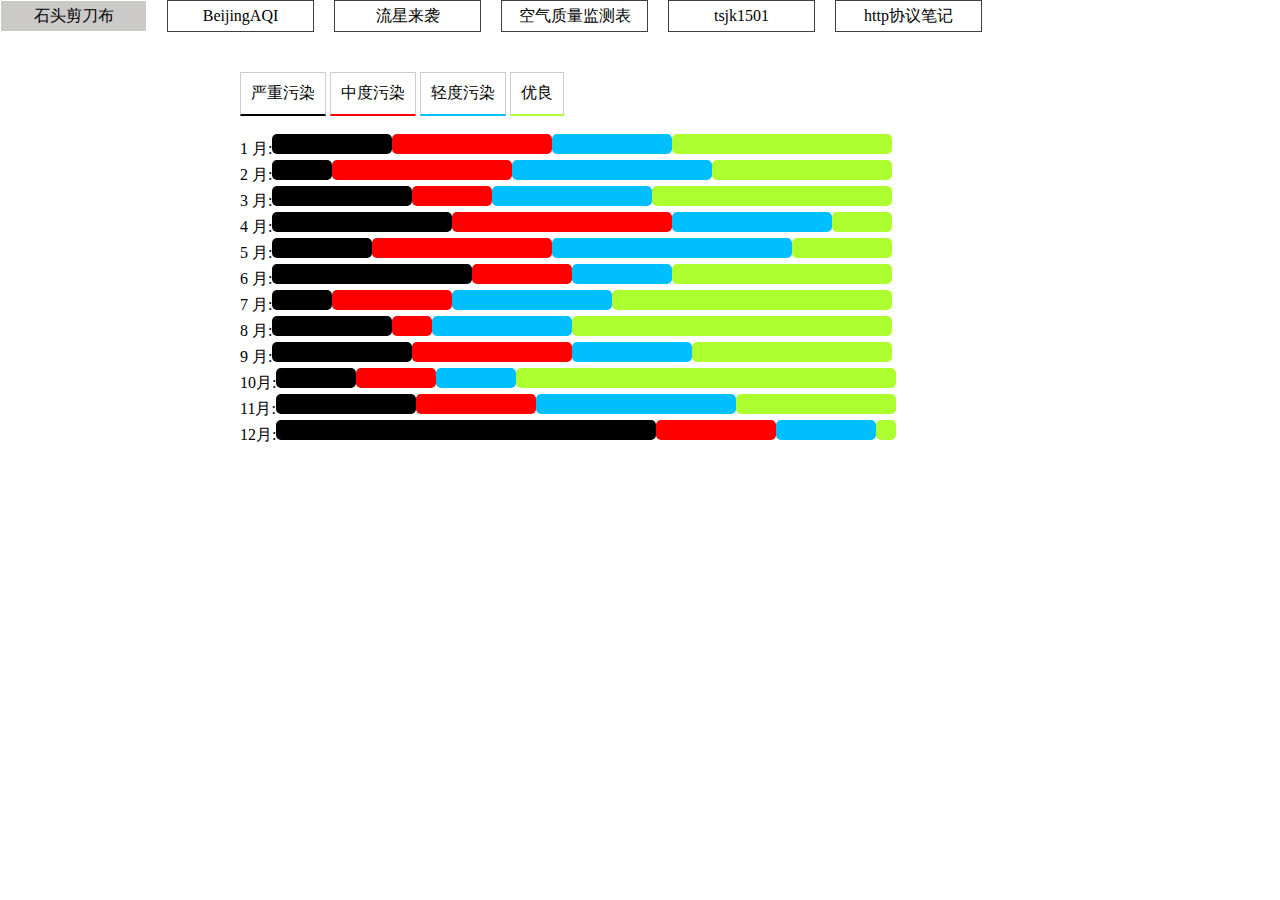
<file: wxf.beijingAQI/index.html>
<!DOCTYPE html>
<html>

	<head>
		<meta charset="utf-8" />
		<title>北京2014年空气质量数据表</title>
		<script type="text/javascript" src="http://ajax.microsoft.com/ajax/jquery/jquery-1.4.min.js"></script>
	</head>
	<style type="text/css">
	body{margin:0px;padding:0px;font-family:"微软雅黑";}
 	a{ text-decoration:none;color:black;font-family:"微软雅黑";}
 	a:hover{color:#000;text-decoration:none;}
	.nav{height:32px; width:100%;margin:0 auto; overflow:hidden;position: absolute;top: 0px;z-index: 105;opacity: 0.25;}
  	.nav:hover{opacity: 1;}
 	.nav>li{list-style:none;height:30px; width:145px;border:1px solid rgba(0,0,0,0.75); text-align:center; line-height:30px;float: left;margin-right: 20px}
 	.nav>li:hover{ 	
 	background:rgba(204,201,201,1.00); 
 	cursor:pointer;color:#000;
 	border: 1px solid #fff;}
		ul {list-style: none;
			margin: 0;padding: 0;	
		}
		
		li span{border-radius: 5px;}
		
		.aqi-chart-tooltip li{
			border: 1px solid #ccc;
			padding: 10px;
			display: inline-block;
			cursor: pointer;	
		}
		.aqi-chart-tooltip li:hover{background:#04ff62;}
		.aqi-chart span{
			display: inline-block;
			width:100px;
			height: 20px;}
		.aqi-bad{background: black;}
		.aqi-medium{background: red;}
		.aqi-slight{background: deepskyblue;}
		.aqi-good{background: greenyellow;}
		span:hover{
			 -webkit-transition: -webkit-transform 0.2s ease;
		     -moz-transition: -moz-transform 0.2s ease;
		     -ms-transition: -ms-transform 0.2s ease;
		     transform: scale(1.04, 1.04);
		     -ms-transform: scale(1.04, 1.04);
		     -webkit-transform: scale(1.04, 1.04);
			 cursor:pointer;	
			}
		#bad{border-bottom:2px solid black;}
		#medium{border-bottom:2px solid red;}
		#slight{border-bottom:2px solid deepskyblue;}
		#good{border-bottom:2px solid greenyellow;}
		.on{
			background:#707887;
			filter:alpha(opacity=50);
			opacity:0.5;
			}
	</style>

	<body>
	


	<div class="nav">
	    <li><a href="../wxf.shitoujiandaobu/index.html">石头剪刀布</a></li>
	    <li><a href="../wxf.beijingAQI/index.html">BeijingAQI</a></li>
	    <li><a href="../wxf.liuxinglaixi/index.html">流星来袭</a></li>
	    <li><a href="../AQI/echarts/index.html">空气质量监测表</a></li>
	    <li><a href="../tsjk1501/index.html">tsjk1501</a></li>
	    <li><a href="../About-HTTP/index.html">http协议笔记</a></li>
	</div>
		
		
		
		
		
		<br/><br/><br/><br/>
		<div style="margin:0 auto;width:800px;height:auto;">
		<ul class="aqi-chart-tooltip">
			<li id="bad">严重污染</li>
			<li id="medium">中度污染</li>
			<li id="slight">轻度污染</li>
			<li id="good">优良</li>
		</ul>
		<br>
		<ul id="chart-wrapper" class="aqi-chart">
		</ul>
		</div>
	</body>
	<script>
		//定义数据 开始………………………………………………………………………………………………………………………………………………………………………………………………………………………………………………………………………………………………………	
		var aqiSourceData =[
		[344,325,384,120,2,11,158,158,225,500,200,210,48,220,110,200,345,458,55,4,11,222,10,22,23,54,288,100,150,35,254],
		[22,23,444,120,220,122,225,188,25,2,20,100,208,20,10,200,345,108,55,204,115,520,10,220,123,104,288,155,225,225,144],
		[105,157,147,157,154,208,63,131,323,304,332,86,452,375,355,353,78,96,34,53,55,37,263,178,64,52,200,67,264,56,123],
		[415,157,17,157,154,208,263,131,323,304,332,286,452,375,355,353,278,296,134,253,355,137,263,178,64,52,200,267,224,256,123],
		[115,115,147,111,154,208,116,131,133,304,132,186,452,375,355,353,278,296,234,253,255,237,263,178,64,52,200,117,64,56,23],
		[410,157,117,57,14,208,63,11,23,434,332,38,442,175,355,353,83,196,14,353,355,327,363,178,64,52,200,267,264,26,223],
		[22,2,444,120,220,122,225,88,5,2,20,100,208,20,10,20,345,108,55,204,115,520,10,220,123,104,28,155,25,225,14],
		[105,157,17,157,154,208,63,131,323,304,332,86,452,375,35,353,78,96,34,53,55,37,63,178,64,52,100,67,264,56,23],
		[415,157,17,157,154,208,23,131,323,304,332,286,45,375,355,353,278,296,34,53,55,37,263,178,64,52,200,267,24,256,123],
		[15,15,147,1,154,208,6,11,33,304,32,86,452,375,55,353,78,96,34,53,55,3,263,178,64,52,200,7,264,56,123],
		[410,157,117,157,14,208,163,111,323,434,332,38,42,175,355,353,13,196,134,253,155,327,23,178,64,52,200,26,264,226,223],
		[110,357,317,157,224,208,263,211,323,434,332,138,242,2175,355,353,213,196,134,453,455,427,23,478,464,452,400,446,464,426,423],
		]
		//定义数据 结束………………………………………………………………………………………………………………………………………………………………………………………………………………………………………………………………………………………………………
		
		
		//定义标准 开始………………………………………………………………	
		var AQIgoodMAX = 100;
		var AQIslightMAX = 200;
		var AQImediumMAX = 300;
		//定义标准 结束………………………………………………………………
		
		//转换数据格式 开始……………………………………………………………………………………………………………………………………………………………………………………………………………………………………	
		function transDataFormat(src)
			{
			var outputData = {
				"aqiBad":0,
				"aqiMedium":0,
				"aqiSlight":0,
				"aqiGood":0		
				};
			
			for (var i = 0, len = src.length; i < len;i++ )
				{
				if(src[i] < AQIgoodMAX){
					outputData.aqiGood++;
				}else if(src[i] < AQIslightMAX){
					outputData.aqiSlight++;
				}else if(src[i] < AQImediumMAX){
					outputData.aqiMedium++;
				}else{
					outputData.aqiBad++;
					}
				}	
				return outputData;
			}
		//转换数据格式 结束……………………………………………………………………………………………………………………………………………………………………………………………………………………………………	
		

		//图表单位长度初始值 开始………………………………………………
			var a = 20;
			var b = 20;
			var c = 20;
			var d = 20;	
		//图表单位长度初始值 结束………………………………………………
		
//生成图表 开始…………………………………………………………………………………………………………………………………………………………………………………………………………………………………………
		//生成每月AQI数据样式 开始
		function renderMonthChart(month,data)
		{	var returnHtml = [];
				returnHtml += '<li>';
				returnHtml += month + ':';
				returnHtml += '<span class="aqi-bad" style="width:'+ data.aqiBad * a +'px"></span>';
				returnHtml += '<span class="aqi-medium" style="width:'+ data.aqiMedium * b+'px"></span>';
				returnHtml += '<span class="aqi-slight" style="width:'+ data.aqiSlight * c +'px"></span>';
				returnHtml += '<span class="aqi-good" style="width:'+ data.aqiGood  * d +'px"></span>';
				returnHtml += '</li>';
				return returnHtml;
		}
		//生成每月AQI数据样式 结束	
		//图表生成函数 开始
		function aqiChartGenerate()
		{
			var chartHtml = "";
			for(var i = 0,len = aqiSourceData.length;i < len; i++)
				{
				//统一格式使对齐 开始
				if(i < 9){var monthText = (i + 1) + ' 月';}
				else{var monthText = (i + 1) + '月';}
				//统一格式使对齐 结束
				var monthData = transDataFormat(aqiSourceData[i]) ;
				chartHtml += renderMonthChart(monthText,monthData);
				}
				document.getElementById("chart-wrapper").innerHTML = chartHtml;
			}
		//图表生成函数 结束
		aqiChartGenerate();//执行图表生成函数
//生成图表 结束…………………………………………………………………………………………………………………………………………………………………………………………………………………………………………	
		
		
	//定义交互函数 开始……………………………………………………………………………………………………………………………………………………………………………………………………………………………………………
		var bad = document.getElementById("bad");
		var medium = document.getElementById("medium");
		var slight = document.getElementById("slight");
		var good = document.getElementById("good");		
				//定义点击次数初始值 开始………………………………………	
				var e = 1;
				var f = 1;
				var g = 1;
				var h = 1;
		 		//定义点击次数初始值 结束………………………………………	
		bad.onclick = function(){e++;if(e%2==0){a=0}else{a=20};aqiChartGenerate();};
		medium.onclick = function(){f++;if(f%2==0){b=0}else{b=20};aqiChartGenerate();};
		slight.onclick = function(){g++;if(g%2==0){c=0}	else{c=20};aqiChartGenerate();};
	    good.onclick = function(){h++;if(h%2==0){d=0}else{d=20};aqiChartGenerate();};
	//定义交互函数 结束……………………………………………………………………………………………………………………………………………………………………………………………………………………………………………



//交互样式设置 开始………………………………………
$(document).ready(function(){
 $('#bad').click(function(){
	$(this).toggleClass("on"); 
 });
  $('#medium').click(function(){
	$(this).toggleClass("on"); 
 });
  $('#slight').click(function(){
	$(this).toggleClass("on"); 
 });
  $('#good').click(function(){
	$(this).toggleClass("on"); 
 });
});
//交互样式设置 结束………………………………………
	</script>

</html>
</file>
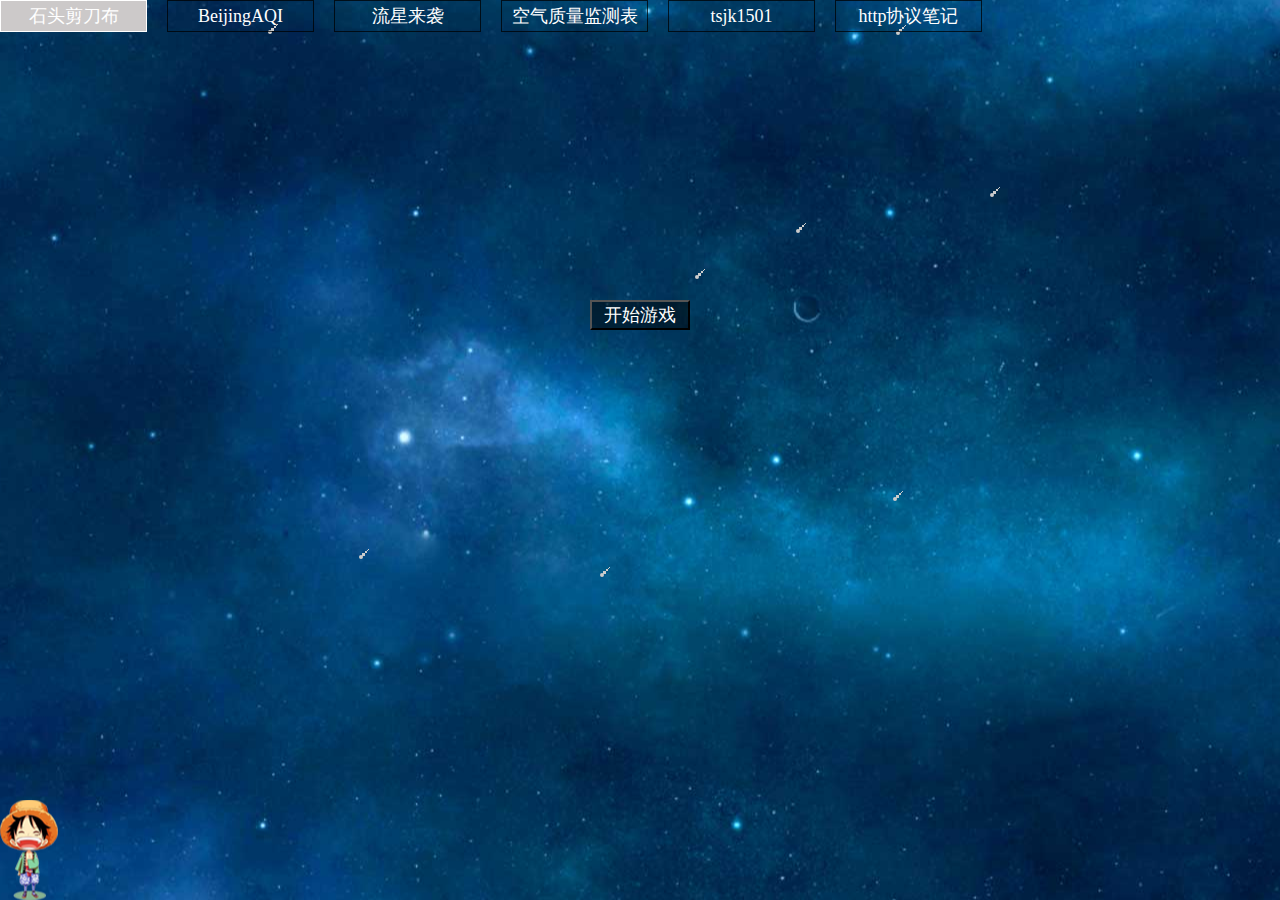
<file: wxf.liuxinglaixi/index.html>
<!DOCTYPE html>
<html>

	<head>
		<meta http-equiv="Content-Type" content="text/html; charset=utf-8" />
		<meta http-equiv="X-UA-Compatible" content="IE=8" />
		<title>流星来袭</title>
		<link href="css/css.css" rel="stylesheet" type="text/css" />
		<script type="text/javascript" src="js/jquery.js"></script>
		<script type="text/javascript" src="js/js.js"></script>
	</head>

	<body>
<div class="nav">
	    <li><a href="../wxf.shitoujiandaobu/index.html">石头剪刀布</a></li>
	    <li><a href="../wxf.beijingAQI/index.html">BeijingAQI</a></li>
	    <li><a href="../wxf.liuxinglaixi/index.html">流星来袭</a></li>
	    <li><a href="../AQI/echarts/index.html">空气质量监测表</a></li>
	    <li><a href="../tsjk1501/index.html">tsjk1501</a></li>
	    <li><a href="../About-HTTP/index.html">http协议笔记</a></li>
	<button id="stop" class="hidden" onclick="Stop()">结束游戏</button>
</div>
		<div class="div"></div>

		<div id="canvas" class="canvas" onmousemove="playerMove(event)">
			<ul class="areaA hidden">
				<li>得分：</li>
				<li id="getcounts">0</li>
			</ul>
			<ul class="areaB hidden">
				<li>时间：</li>
				<li id="time">60</li>
			</ul>

			<div id="x0" class="x0 hidden" onmouseenter="getCounts()" onmouseover="die0()"></div>
			<div id="x1" class="x1 hidden" onmouseenter="getCounts()" onmouseover="die1()"></div>
			<div id="x2" class="x2 hidden" onmouseenter="getCounts()" onmouseover="die2()"></div>
			<div id="x3" class="x3 hidden" onmouseenter="getCounts()" onmouseover="die3()"></div>
			<div id="x4" class="x4 hidden" onmouseenter="getCounts()" onmouseover="die4()"></div>
			<div id="x5" class="x5 hidden" onmouseenter="getCounts()" onmouseover="die5()"></div>
			<div id="x6" class="x6 hidden" onmouseenter="getCounts()" onmouseover="die6()"></div>
			<div id="x7" class="x7 hidden" onmouseenter="getCounts()" onmouseover="die7()"></div>
			<div id="x8" class="x8 hidden" onmouseenter="getCounts()" onmouseover="die8()"></div>

			<center>
				<button id="start" onclick="Start()">开始游戏</button>
			</center>
			<div id="player"></div>

			
		</div>

	</body>

</html>
</file>
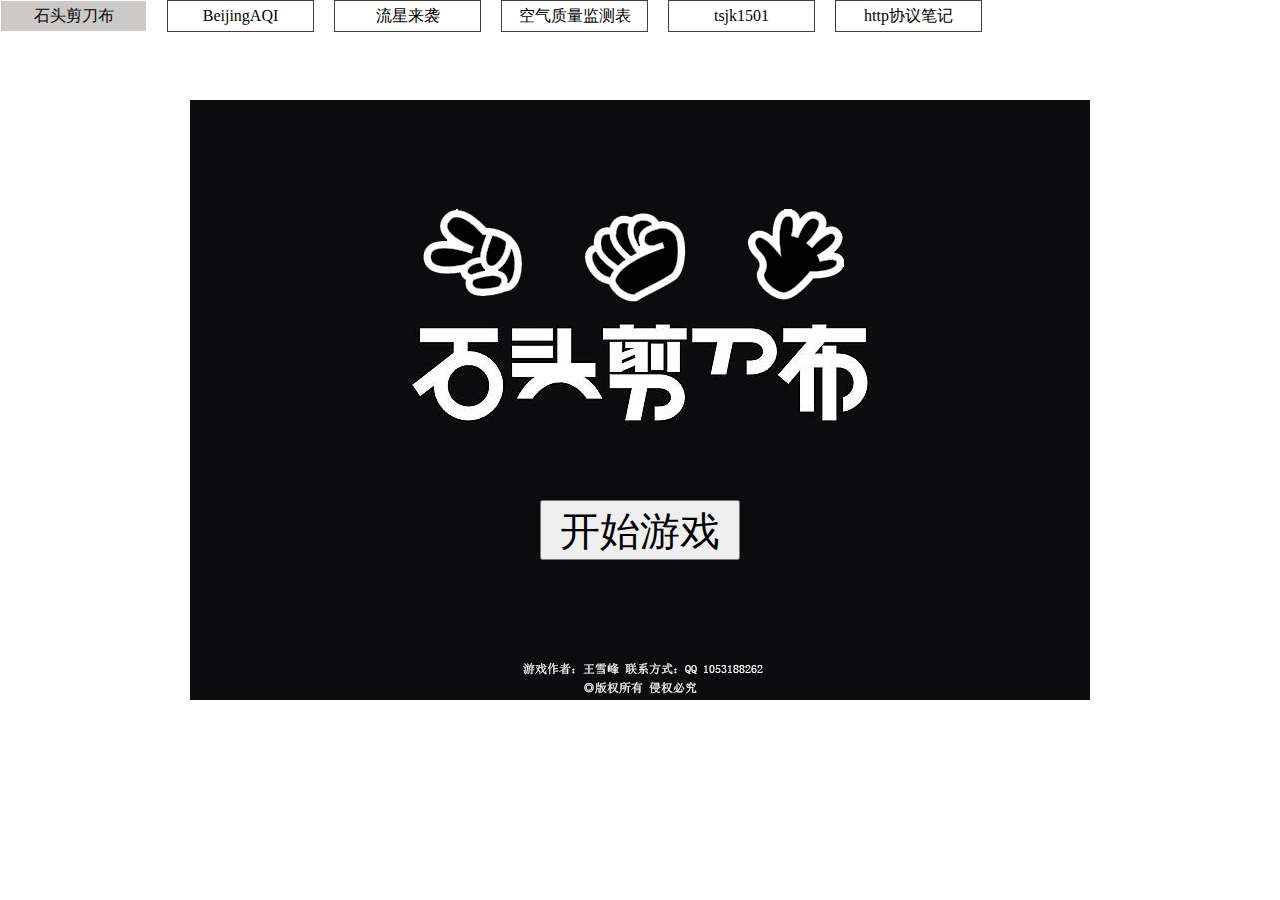
<file: wxf.shitoujiandaobu/index.html>
<!DOCTYPE html>
<html>

	<head>
		<meta charset="UTF-8">
		<title>游戏：石头剪刀布</title>		

	</head>
	<style>
		* {
			margin: 0px;
			padding: 0px;
			font-family:"微软雅黑";
		}
	
 	a{ text-decoration:none;color:black;font-family:"微软雅黑";}
 	a:hover{color:#000;text-decoration:none;}
	.nav{height:32px; width:100%;margin:0 auto; overflow:hidden;position: absolute;top: 0px;z-index: 105;opacity: 0.25;}
  	.nav:hover{opacity: 1;}
 	.nav>li{list-style:none;height:30px; width:145px;border:1px solid rgba(0,0,0,0.75); text-align:center; line-height:30px;float: left;margin-right: 20px}
 	.nav>li:hover{ 	
 	background:rgba(204,201,201,1.00); 
 	cursor:pointer;color:#000;
 	border: 1px solid #fff;}
		ul>li {
			list-style-type: none;
		}
		img {
			cursor: pointer;
			filter: alpha(opacity=85);
			opacity: 0.85;
		}
		img:hover {
			filter: alpha(opacity=100);
			opacity: 1;
			-webkit-transition: -webkit-transform 0.4s ease;
			-moz-transition: -moz-transform 0.4s ease;
			-ms-transition: -ms-transform 0.4s ease;
			transform: scale(1.14, 1.14);
			-ms-transform: scale(1.14, 1.14);
			-webkit-transform: scale(1.14, 1.14);
		}
		.start {
			height: 600px;
			width: 900px;
			background: url(img/start.png);
			background-repeat: no-repeat;
			margin: 100px auto auto auto;
		}
		.begin {
			height: 60px;
			width: 200px;
			font-size: 40px;
			font-family: "微软雅黑";
			line-height: 60px;
			cursor: pointer;
			margin: 400px auto auto 350px;
		}
		.open {
			display: none
		}
		.gameinterface {
			height: 600px;
			width: 900px;
			position: absolute;
			top: 100px;
			left: 18.75%;
			border: 2px solid black;
			display: none;
			background: url(img/zhanchang.jpeg);
			background-repeat: no-repeat;
		}
		.gameinterface ul li {
			float: left;
			margin-top: 40px;
			margin-left: 150px;
			font-size: 40px;
			font-family: "微软雅黑";
			font-weight: bolder;
		}
		#win-counts {
			display: inline-block;
			color: red;
			font-weight: bolder;
		}
		#lose-win {
			width: 100px;
			height: 30px;
			font-size: 30px;
			color: red;
			font-weight: bold;
		}
		#lose-win:hover {
			cursor: pointer;
			-webkit-transition: -webkit-transform 1.5s ease;
			-moz-transition: -moz-transform 1.5s ease;
			-ms-transition: -ms-transform 1.5s ease;
			transform: scale(1.54, 1.54);
			-ms-transform: scale(1.54, 1.54);
			-webkit-transform: scale(1.54, 1.54);
			font-weight: bolder;
		}
		.back {
			position: absolute;
			left: 800px;
			top: 560px;
			height: 40px;
			width: 100px;
			font-size: 30px;
			font-family: "微软雅黑";
			line-height: 30px;
			cursor: pointer;
		}
		.gamearea {
			width: 900px;
			height: auto;
			padding: 20px;
			margin: 0 100px;
		}
		#myresult {
			margin: 0px auto auto 30px;
		}
		#computerresult {
			margin: 0px auto auto 30px;
		}
	</style>

	<body>
	<div class="nav">
	    <li><a href="../wxf.shitoujiandaobu/index.html">石头剪刀布</a></li>
	    <li><a href="../wxf.beijingAQI/index.html">BeijingAQI</a></li>
	    <li><a href="../wxf.liuxinglaixi/index.html">流星来袭</a></li>
	    <li><a href="../AQI/echarts/index.html">空气质量监测表</a></li>
	    <li><a href="../tsjk1501/index.html">tsjk1501</a></li>
	    <li><a href="../About-HTTP/index.html">http协议笔记</a></li>
	</div>
		<div class="start">
			<button class="begin">开始游戏</button>
		</div>
		<div class="gameinterface">
			<ul>
				<li>出拳吧，少年</li>
				<li>您已经获胜了
					<div id="win-counts">0</div>局</li>
			</ul>
			<br>
			<br>
			<br>
			<br>
			<br>
			<br>
			<br>
			<br>
			<div class="gamearea">
				<img id="shitou" src="img/shitou.png">
				<img id="jiandao" src="img/jiandao.png">
				<img id="bu" src="img/bu.png">
				<br>
				<br>
				<br>
				<br>

				<img id="myresult">
				<span id="lose-win"></span>
				<img id="computerresult">
			</div>

			<button class="back">返回</button>
		</div>
	</body>
	<script src="../AQI/js/jquery.js"></script>
	<script>
	//**开始游戏 开始**//
		$(document).ready(function() {
			$(".begin").click(function() {
				$(".start").addClass("open");
				$(".gameinterface").css("display", "block");
			});
		});
		 //**开始游戏 结束**//
		 //**出拳 开始**//
		var shitou = document.getElementById("shitou");
		var jiandao = document.getElementById("jiandao");
		var bu = document.getElementById("bu");
		var wincounts = 1
		var m = 1;
		 shitou.onclick = function() {
			document.getElementById("myresult").src = "img/shitou.png";
			var computerresult = Math.random();
			if (computerresult < 0.3) {
				//shitou
				document.getElementById("computerresult").src = "img/shitou.png";
				document.getElementById("lose-win").innerHTML = "平局";
			} else if (computerresult < 0.6) {
				//jiandao
				document.getElementById("computerresult").src = "img/jiandao.png";
				document.getElementById("lose-win").innerHTML = "恭喜您，您赢了";
				
				
				if( wincounts == 10*m){
			    m++;
				alert("你好厉害，都已经赢了"+ wincounts +"次了！继续加油哦！！")
				};
				
				document.getElementById("win-counts").innerHTML = wincounts++;
				
			} else {
				//bu
				document.getElementById("computerresult").src = "img/bu.png";
				document.getElementById("lose-win").innerHTML = "很遗憾，您输了";
			}
		};
		jiandao.onclick = function() {
			document.getElementById("myresult").src = "img/jiandao.png";
			var computerresult = Math.random();
			if (computerresult < 0.3) {
				//shitou
				document.getElementById("computerresult").src = "img/shitou.png";
				document.getElementById("lose-win").innerHTML = "很遗憾，您输了";
			} else if (computerresult < 0.6) {
				//jiandao
				document.getElementById("computerresult").src = "img/jiandao.png";
				document.getElementById("lose-win").innerHTML = "平局";
			} else {
				//bu
				document.getElementById("computerresult").src = "img/bu.png";
				document.getElementById("lose-win").innerHTML = "恭喜您，您赢了";
				
				if( wincounts == 10*m){
			    m++;
				alert("你好厉害，都已经赢了"+ wincounts +"次了！继续加油哦！！")
				};
				document.getElementById("win-counts").innerHTML = wincounts++;
			}
		};
		bu.onclick = function() {
			document.getElementById("myresult").src = "img/bu.png";
			var computerresult = Math.random();
			if (computerresult < 0.3) {
				//shitou
				document.getElementById("computerresult").src = "img/shitou.png";
				document.getElementById("lose-win").innerHTML = "恭喜您，您赢了";
				
				if( wincounts == 10*m){
			    m++;
				alert("你好厉害，都已经赢了"+ wincounts +"次了！继续加油哦！！")
				};
				document.getElementById("win-counts").innerHTML = wincounts++;
			} else if (computerresult < 0.6) {
				//jiandao
				document.getElementById("computerresult").src = "img/jiandao.png";
				document.getElementById("lose-win").innerHTML = "很遗憾，您输了";
			} else {
				//bu
				document.getElementById("computerresult").src = "img/bu.png";
				document.getElementById("lose-win").innerHTML = "平局";
			}
		};
		 //**出拳 结束**//
		 //**返回 开始**//
		$(document).ready(function() {
			$(".back").click(function() {
				$(".start").removeClass("open");
				$(".gameinterface").css("display", "none");
			});
		});
		 //**返回 结束**//
	</script>

</html>
</file>
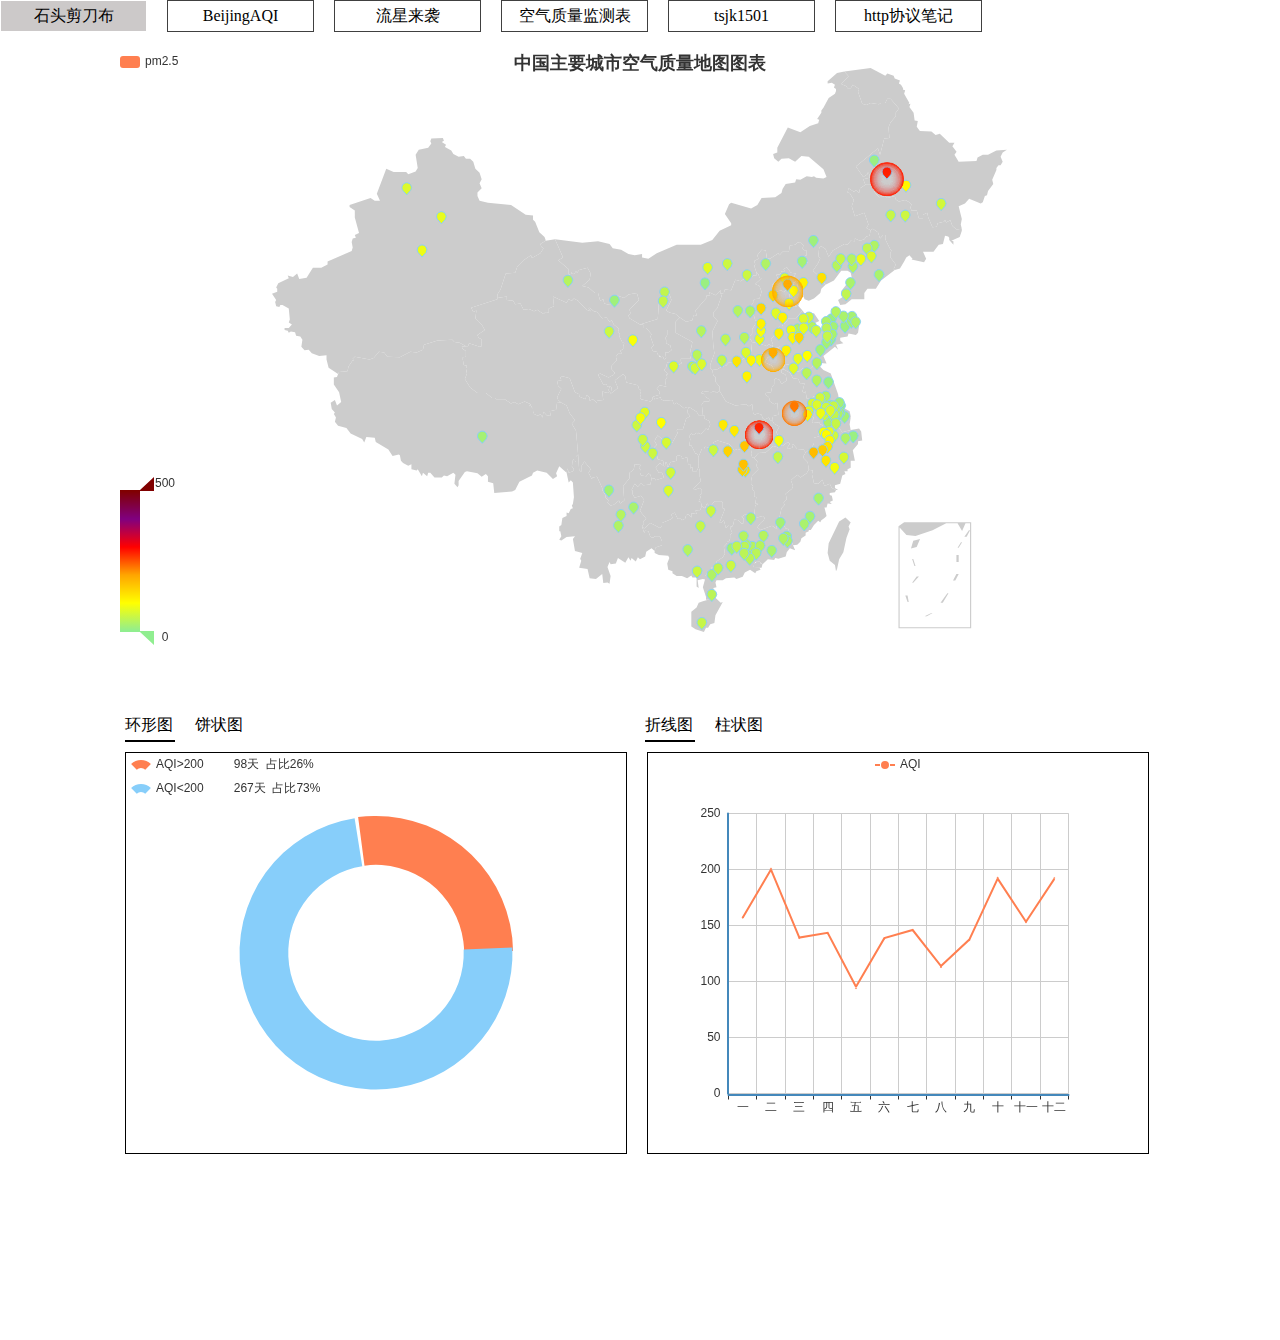
<file: AQI/echarts/index.html>
<!DOCTYPE html>
<html>

	<head>
		<meta charset="utf-8">
		<title>AQI-ECharts</title>
		<link rel="stylesheet" type="text/css" href="../css/css.css" />
		<script type="text/javascript" src="../js/jquery.js"></script>
		<script src="../build/dist/echarts.js" type="text/javascript" charset="utf-8"></script>
	</head>

	<body>
		<div class="nav">

	    <li><a href="../../wxf.shitoujiandaobu/index.html">石头剪刀布</a></li>
	    <li><a href="../../wxf.beijingAQI/index.html">BeijingAQI</a></li>
	    <li><a href="../../wxf.liuxinglaixi/index.html">流星来袭</a></li>
	    <li><a href="../../AQI/echarts/index.html">空气质量监测表</a></li>
	    <li><a href="../../tsjk1501/index.html">tsjk1501</a></li>
	    <li><a href="../../About-HTTP/index.html">http协议笔记</a></li>

		</div>
		<div class="map" id="map"></div>
		<div class="title">
			<div class="TA">
				<div class="T-huanxingtu border">环形图</div>
				<div class="T-bingzhuangtu">饼状图</div>
			</div>
			<div class="TB">
				<div class="T-zhexiantu border">折线图</div>
				<div class="T-zhuzhuangtu">柱状图</div>
			</div>
		</div>
		<br/>
		<div class="charts-Ares">

			<div class="chartsA">
				<div id="huanxingtu" style="height:400px;width:500px"></div>
				<div id="bingzhuangtu" class="hidden" style="height:400px;width:500px"></div>

			</div>

			<div class="chartsB">
				<div id="zhexiantu" style="height:400px;width:500px"></div>
				<div id="zhuzhuangtu" class="hidden" style="height:400px;width:500px"></div>
			</div>

		</div>

	</body>
	<script type="text/javascript">
		//================定义全局变量 月份与AQI值（地图除外）及数据处理   开始================
		var Month = ["一","二","三","四","五","六","七","八","九","十","十一","十二"];//定义月份
		var AQIData = [
			[122, 117, 111, 153, 119, 184, 143, 129, 143, 187, 143, 42, 310, 109,348, 381, 311, 304, 177, 37, 51, 153, 169, 185, 40, 77, 128, 61, 155, 93, 184],
			[179, 105, 140, 150, 116, 158, 124, 102, 29, 35, 133, 150, 241, 311, 424, 339, 137, 395, 89, 208, 308, 313, 262, 309, 402, 330, 31, 106],
			[57, 175, 267, 88, 38, 38, 36, 63, 191, 126, 108, 207, 36, 58, 62, 128, 11, 181, 386, 375, 37, 54, 82, 166, 241, 322, 294, 169, 72, 63, 172],
			[240, 231, 263, 91, 64, 297, 133, 224, 94, 271, 88, 131, 97, 284, 132, 83, 121, 181, 83, 82, 68, 80, 149, 152, 175, 65, 74, 84, 118, 139],
			[66, 48, 94, 55, 50, 99, 95, 102, 288, 72, 45, 60, 89, 55, 116, 92, 98, 112, 140, 11, 42, 91, 127, 101, 121, 65, 105, 80, 97, 140, 157],
			[88, 62, 75, 98, 111, 288, 327, 256, 258, 90, 69, 63, 100, 83, 149, 367, 120, 387, 158, 71, 100, 59, 64, 97, 134, 173, 47, 50, 84, 121],
			[124, 84, 238, 237, 267, 253, 210, 150, 59, 78, 60, 49, 29, 91, 211, 217, 333, 215, 116, 97, 51, 39, 63, 86, 109, 155, 160, 168, 164, 160, 244],
			[16, 14, 151, 250, 248, 59, 114, 96, 133, 78, 51, 70, 45, 261, 73, 397, 96, 88, 19, 143, 178, 71, 142, 46, 45, 64, 90, 104, 98, 170, 87],
			[126, 216, 236, 270, 120, 183, 196, 46, 75, 97, 109, 98, 293, 269, 345, 71, 75, 88, 102, 159, 134, 124, 66, 49, 139, 162, 51, 84, 78, 48],
			[291, 275, 119, 211, 248, 247, 179, 309, 380, 351, 233, 25, 29, 372, 81, 73, 127, 194, 289, 254, 67, 100, 154, 263, 341, 85, 50, 84, 138, 203, 201],
			[285, 29, 51, 126, 125, 34, 61, 91, 279, 92, 270, 242, 44, 54, 314, 105, 38, 78, 267, 342, 215, 50, 155, 103, 177, 279, 101, 113, 269, 209],
			[255, 325, 356, 333, 342, 382, 374, 178, 367, 315, 339, 341, 364, 108, 108, 33, 94, 186, 57, 22, 39, 94, 99, 31, 42, 154, 234, 160, 134, 52, 46],
		]; //定义数据
		var AQILow = 0; //AQI较低天数
		var AQIMedium= 0; //AQI中等天数
		var AQIHigh = 0; //AQI较高天数
		var Sum = []; //各月AQI合计值
		var Ave = []; //各月AQI平均值 
		 
		 //=========处理数据   开始============
		 for (i = 0; i < 12; i++) {
			Sum[i] = 0;	Ave[i] = 0;
			for (x = 0, len = AQIData[i].length; x < len; x++) {
				aqi = AQIData[i][x];
				if (aqi < 200) {AQILow++} 
				else if (aqi < 300) {AQIMedium++} 
				else {AQIHigh++};
				Sum[i] += aqi;
			}
			Ave[i] = (Sum[i] / len).toFixed(2);
			
		} 
		//====定义 占比 开始=====
		 var zhanbiH = parseInt((AQIHigh/365)*100);
		 var zhanbiM = parseInt((AQIMedium/365)*100);
		 var zhanbiL = parseInt((AQILow/365)*100);
		//====定义 占比  结束=====
		 
		 
		 
		 
		 //=========处理数据   结束============ 
		 
		 //================定义全局变量 月份与AQI值（地图除外）及数据处理   结束================
		 
		 //===================Echarts代码开始=================================================
		 
		 require.config({
		            paths: {
		                echarts: '../build/dist'//调用框架的路径
		            }
		        });
		        require(
		            [
		                'echarts',
		                'echarts/chart/pie',//调用环形和饼状框架
		                'echarts/chart/bar',//调用柱形图框架
		                'echarts/chart/line',//调用折线图框架
		                //'echarts/chart/funnel',//调用漏斗图框架,由于下面的工具箱设置为隐藏，故漏斗图在本次作业中不需要，若要开启工具箱并成功使用图表转换功能，则必须调用漏斗图框架
		                'echarts/chart/map',//调用地图框架
		            ],
		            function (ec) {
		                // 初始化echarts图表
						var myChartHXT = ec.init(document.getElementById('huanxingtu')); //初始化环形图
		                var myChartBZT = ec.init(document.getElementById('bingzhuangtu')); //初始化饼状图
		                var myChartZXT = ec.init(document.getElementById('zhexiantu')); //初始化折线图
		                var myChartZZT = ec.init(document.getElementById('zhuzhuangtu')); //初始化柱状图
						var myChartMAP = ec.init(document.getElementById('map')); //初始化中国地图
		               
		               
		              //===================== 定义环形图================
		               optionHXT = {//定义环形图
					    tooltip : {//提示框，鼠标悬浮交互时的信息提示
					    	show:true,
					        trigger: 'item',//触发类型
					        formatter: "{a} <br/>{b} : {c} ({d}%)"//内容格式器
					    },
					    legend: {//图例
					        orient : 'vertical',//布局方式
					        x : 'left',//水平安放位置
					        data:[
					        'AQI>200'+'         '+ (AQIMedium + AQIHigh) +'天'+'  ' + '占比' + (zhanbiH + zhanbiM) + '%',
					        'AQI<200'+'         '+ (AQILow) +'天'+'  ' + '占比' + (zhanbiL) + '%'
					        ]//图例内容数组
					    },
					    toolbox: {//工具箱
					        show : false,//true为显示，false为隐藏，本次作业不需显示
					        feature : {//工具箱自定义功能回调处理
					            mark : {show: true},//辅助线标志
					            dataView : {show: true, readOnly: false},//数据视图
					            magicType : {//动态类型切换
					                show: true, 
					                type: ['pie', 'funnel'],//图表类型
					                option: {//可传入切换是动态修改的配置，将复写series内的数组项
					                    funnel: {
					                        x: '25%',
					                        width: '50%',
					                        funnelAlign: 'center',
					                        max: 1548
					                    }
					                }
					            },
					            restore : {show: true},//复位原始图表
					            saveAsImage : {show: true}//将图表存储为图片
					        }
					    },
					    calculable : false,//是否启用拖拽重计算特性,由于上面隐藏工具箱功能，无法复位原始图表，故不开启此功能
					    series : [//驱动图表生成的数据内容数组
					        {
					            name:'AQI',//系列名称，如启用legend，该值将被legend.data索引相关
					            type:'pie',//图表类型，必要参数
					            radius : ['45%', '70%'],//半径，支持绝对值（px）和百分比，百分比计算比，min(width, height) / 2 * 75%， 传数组实现环形图，[内半径，外半径]
					            itemStyle : {//图形样式
					                normal : {//常规样式
					                    label : {//标签
					                        show : false
					                    },
					                    labelLine : {//标签视觉引导线，默认显示
					                        show : false
					                    }
					                },
					                emphasis : {//强调样式
					                    label : {//标签
					                        show : true,
					                        position : 'center',
					                        textStyle : {
					                            fontSize : '30',
					                            fontWeight : 'bold'
					                        }
					                    }
					                }
					            },
					            data:[//系列中的数据内容数组，折线图以及柱状图时数组长度等于所使用类目轴文本标签数组axis.data的长度，并且他们间是一一对应的
					                {value:AQIMedium+AQIHigh, name:'AQI>200'+'         '+ (AQIMedium + AQIHigh) +'天'+'  ' + '占比' + (zhanbiH + zhanbiM) + '%'},
					                {value:AQILow, name:'AQI<200'+'         '+ (AQILow) +'天'+'  ' + '占比' + (zhanbiL) + '%'},
					               
					            ]
					        }
					    ]
					    
					};
					                    
		
		
		//===================== 定义饼状图================
		                optionBZT = {//定义饼状图
						   tooltip : {//提示框，鼠标悬浮交互时的信息提示
						        trigger: 'item',//触发类型
						        formatter: "{a} <br/>{b} : {c} ({d}%)"//内容格式器
						    },
						    legend: {//图例
						        orient : 'vertical',//布局方式
						        x : 'left',//水平安放位置
						        data:[
						        'AQI>300' + '              ' + AQIHigh +'天'+'    ' + '占比' + zhanbiH + '%',
						        '200<AQI<300' + '     ' + AQIMedium +'天'+'    ' + '占比' + zhanbiM + '%',
						        'AQI<200' + '              ' + AQILow +'天'+'   ' + '占比' + zhanbiL + '%'	
						        ]//图例内容数组
						    },
						    toolbox: {//工具箱
						        show : false,//true为显示，false为隐藏，本次作业不需显示
						        feature : {//工具箱自定义功能回调处理
						            mark : {show: true},//辅助线标志
						            dataView : {show: true, readOnly: false},//数据视图
						            magicType : {//动态类型切换
						                show: true, 
						                type: ['pie', 'funnel'],//图表类型
						                option: {//可传入切换是动态修改的配置，将复写series内的数组项
						                    funnel: {
						                        x: '25%',
						                        width: '50%',
						                        funnelAlign: 'left',
						                        max: 1548
						                    }
						                }
						            },
						            restore : {show: true},//复位原始图表
						            saveAsImage : {show: true}//将图表存储为图片
						        }
						    },
						    calculable : false,//是否启用拖拽重计算特性,由于上面隐藏工具箱功能，无法复位原始图表，故不开启此功能
						    series : [//驱动图表生成的数据内容数组
						        {
						            name:'AQI',//系列名称，如启用legend，该值将被legend.data索引相关
						            type:'pie',//图表类型，必要参数
						            radius : '55%',//半径
						            center: ['50%', '60%'],//圆心坐标，支持绝对值（px）和百分比，百分比计算min(width, height) * 50%
						            data:[//系列中的数据内容数组，折线图以及柱状图时数组长度等于所使用类目轴文本标签数组axis.data的长度，并且他们间是一一对应的
						            {value:AQILow, name: 'AQI<200' + '              ' + AQILow +'天'+'   ' + '占比' + zhanbiL + '%'},
						            {value:AQIMedium, name:'200<AQI<300' + '     ' + AQIMedium +'天'+'    ' + '占比' + zhanbiM + '%'},			                
					                {value:AQIHigh, name:'AQI>300' + '              ' + AQIHigh +'天'+'    ' + '占比' + zhanbiH + '%'},
						               
						            ]
						        }
						    ]
						};
						                    
		
		
		
		//===================== 定义折线图================
		                var optionZXT = {//定义折线图
		                    tooltip: {//提示框，鼠标悬浮交互时的信息提示
		                        show: true
		                    },
		                    legend: {//图例
		                        data:['AQI']
		                    },
		                    xAxis : [//X轴
		                        {
		                            type : 'category',//坐标轴类型，横轴默认为类目型'category'
		                            data : Month//横轴数据
		                        }
		                    ],
		                    yAxis : [//y轴
		                        {
		                            type : 'value'//坐标轴类型，纵轴默认为数值型'value'
		                        }
		                    ],
		                    series : [//驱动图表生成的数据内容数组
		                        {
		                            "name":"AQI",//系列名称，如启用legend，该值将被legend.data索引相关
		                            "type":"line",//图表类型，必要参数
		                            "data":Ave//纵轴数据
		                        }
		                    ]
		                };
		                
		                
		 //===================== 定义柱状图================               
		                var optionZZT = {//定义柱状图
		                    tooltip: {//提示框，鼠标悬浮交互时的信息提示
		                        show: true
		                    },
		                    legend: {//图例
		                        data:['AQI']
		                    },
		                    xAxis : [//X轴
		                        {
		                            type : 'category',//坐标轴类型，横轴默认为类目型'category'
		                            data : Month//横轴数据
		                        }
		                    ],
		                    yAxis : [//y轴
		                        {
		                            type : 'value'//坐标轴类型，纵轴默认为数值型'value'
		                        }
		                    ],
		                    series : [//驱动图表生成的数据内容数组
		                        {	
		                            "name":"AQI",//系列名称，如启用legend，该值将被legend.data索引相关
		                            "type":"bar",//图表类型，必要参数
		                            "data":Ave//纵轴数据
		                        }
		                    ]
		                };
		  //===================定义地图=================      
		        var	optionMAP = {//定义地图
		    title : {//标题
		        text: '中国主要城市空气质量地图图表',//主标题文本
		        x:'center'
		    },
		    tooltip : {//提示框，鼠标悬浮交互时的信息提示
		        trigger: 'item'
		    },
		    legend: {//图例
		        orient: 'vertical',
		        x:'left',
		        data:['pm2.5']
		    },
		    dataRange: {//值域选择
		        min : 0,//最小值
		        max : 500,//最大值
		        calculable : true,//是否启用拖拽重计算特性
		        color: ['maroon','purple','red','orange','yellow','lightgreen']
		    },
		    toolbox: {//工具箱
		        show : false,//true为显示，false为隐藏，本次作业不需显示
		        orient : 'vertical',//布局方式
		        x: 'right',//水平安放位置
		        y: 'center',//垂直安放位置
		        feature : {//工具箱自定义功能回调处理
		            mark : {show: true},//辅助线标志
		            dataView : {show: true, readOnly: false},//数据视图
		            restore : {show: true},//复位原始图表
		            saveAsImage : {show: true}//将图表存储为图片
		        }
		    },
		    series : [//驱动图表生成的数据内容数组
		        {
		            name: 'pm2.5',//系列名称，如启用legend，该值将被legend.data索引相关
		            type: 'map',//图表类型
		            mapType: 'china',//地图类型，支持world，china及全国34个省市自治区
		            hoverable: false,//非数值显示（如仅用于显示标注标线时），可以通过hoverable:false关闭区域悬浮高亮
		            roam:true,
		            data : [],//数据
		            markPoint : {//标注
		                symbolSize: 5,       // 标注大小，半宽（半径）参数，当图形为方向或菱形则总宽度为symbolSize * 2
		                itemStyle: {
		                    normal: {
		                        borderColor: '#87cefa',
		                        borderWidth: 1,            // 标注边线线宽，单位px，默认为1
		                        label: {
		                            show: false
		                        }
		                    },
		                    emphasis: {
		                        borderColor: '#1e90ff',
		                        borderWidth: 5,
		                        label: {
		                            show: false
		                        }
		                    }
		                },
		                data : [//数据
		                    {name: "海门", value: 9},
		                    {name: "鄂尔多斯", value: 12},
		                    {name: "招远", value: 12},
		                    {name: "舟山", value: 12},
		                    {name: "齐齐哈尔", value: 14},
		                    {name: "盐城", value: 15},
		                    {name: "赤峰", value: 16},
		                    {name: "青岛", value: 18},
		                    {name: "乳山", value: 18},
		                    {name: "金昌", value: 19},
		                    {name: "泉州", value: 21},
		                    {name: "莱西", value: 21},
		                    {name: "日照", value: 21},
		                    {name: "胶南", value: 22},
		                    {name: "南通", value: 23},
		                    {name: "拉萨", value: 24},
		                    {name: "云浮", value: 24},
		                    {name: "梅州", value: 25},
		                    {name: "文登", value: 25},
		                    {name: "上海", value: 25},
		                    {name: "攀枝花", value: 25},
		                    {name: "威海", value: 25},
		                    {name: "承德", value: 25},
		                    {name: "厦门", value: 26},
		                    {name: "汕尾", value: 26},
		                    {name: "潮州", value: 26},
		                    {name: "丹东", value: 27},
		                    {name: "太仓", value: 27},
		                    {name: "曲靖", value: 27},
		                    {name: "烟台", value: 28},
		                    {name: "福州", value: 29},
		                    {name: "瓦房店", value: 30},
		                    {name: "即墨", value: 30},
		                    {name: "抚顺", value: 31},
		                    {name: "玉溪", value: 31},
		                    {name: "张家口", value: 31},
		                    {name: "阳泉", value: 31},
		                    {name: "莱州", value: 32},
		                    {name: "湖州", value: 32},
		                    {name: "汕头", value: 32},
		                    {name: "昆山", value: 33},
		                    {name: "宁波", value: 33},
		                    {name: "湛江", value: 33},
		                    {name: "揭阳", value: 34},
		                    {name: "荣成", value: 34},
		                    {name: "连云港", value: 35},
		                    {name: "葫芦岛", value: 35},
		                    {name: "常熟", value: 36},
		                    {name: "东莞", value: 36},
		                    {name: "河源", value: 36},
		                    {name: "淮安", value: 36},
		                    {name: "泰州", value: 36},
		                    {name: "南宁", value: 37},
		                    {name: "营口", value: 37},
		                    {name: "惠州", value: 37},
		                    {name: "江阴", value: 37},
		                    {name: "蓬莱", value: 37},
		                    {name: "韶关", value: 38},
		                    {name: "嘉峪关", value: 38},
		                    {name: "广州", value: 38},
		                    {name: "延安", value: 38},
		                    {name: "太原", value: 39},
		                    {name: "清远", value: 39},
		                    {name: "中山", value: 39},
		                    {name: "昆明", value: 39},
		                    {name: "寿光", value: 40},
		                    {name: "盘锦", value: 40},
		                    {name: "长治", value: 41},
		                    {name: "深圳", value: 41},
		                    {name: "珠海", value: 42},
		                    {name: "宿迁", value: 43},
		                    {name: "咸阳", value: 43},
		                    {name: "铜川", value: 44},
		                    {name: "平度", value: 44},
		                    {name: "佛山", value: 44},
		                    {name: "海口", value: 44},
		                    {name: "江门", value: 45},
		                    {name: "章丘", value: 45},
		                    {name: "肇庆", value: 46},
		                    {name: "大连", value: 47},
		                    {name: "临汾", value: 47},
		                    {name: "吴江", value: 47},
		                    {name: "石嘴山", value: 49},
		                    {name: "沈阳", value: 50},
		                    {name: "苏州", value: 50},
		                    {name: "茂名", value: 50},
		                    {name: "嘉兴", value: 51},
		                    {name: "长春", value: 51},
		                    {name: "胶州", value: 52},
		                    {name: "银川", value: 52},
		                    {name: "张家港", value: 52},
		                    {name: "三门峡", value: 53},
		                    {name: "锦州", value: 54},
		                    {name: "南昌", value: 54},
		                    {name: "柳州", value: 54},
		                    {name: "三亚", value: 54},
		                    {name: "自贡", value: 56},
		                    {name: "吉林", value: 56},
		                    {name: "阳江", value: 57},
		                    {name: "泸州", value: 57},
		                    {name: "西宁", value: 57},
		                    {name: "宜宾", value: 58},
		                    {name: "呼和浩特", value: 58},
		                    {name: "成都", value: 58},
		                    {name: "大同", value: 58},
		                    {name: "镇江", value: 59},
		                    {name: "桂林", value: 59},
		                    {name: "张家界", value: 59},
		                    {name: "宜兴", value: 59},
		                    {name: "北海", value: 60},
		                    {name: "西安", value: 61},
		                    {name: "金坛", value: 62},
		                    {name: "东营", value: 62},
		                    {name: "牡丹江", value: 63},
		                    {name: "遵义", value: 63},
		                    {name: "绍兴", value: 63},
		                    {name: "扬州", value: 64},
		                    {name: "常州", value: 64},
		                    {name: "潍坊", value: 65},
		                    {name: "重庆", value: 66},
		                    {name: "台州", value: 67},
		                    {name: "南京", value: 67},
		                    {name: "滨州", value: 70},
		                    {name: "贵阳", value: 71},
		                    {name: "无锡", value: 71},
		                    {name: "本溪", value: 71},
		                    {name: "克拉玛依", value: 72},
		                    {name: "渭南", value: 72},
		                    {name: "马鞍山", value: 72},
		                    {name: "宝鸡", value: 72},
		                    {name: "焦作", value: 75},
		                    {name: "句容", value: 75},
		                    {name: "北京", value: 79},
		                    {name: "徐州", value: 79},
		                    {name: "衡水", value: 80},
		                    {name: "包头", value: 80},
		                    {name: "绵阳", value: 80},
		                    {name: "乌鲁木齐", value: 84},
		                    {name: "枣庄", value: 84},
		                    {name: "杭州", value: 84},
		                    {name: "淄博", value: 85},
		                    {name: "鞍山", value: 86},
		                    {name: "溧阳", value: 86},
		                    {name: "库尔勒", value: 86},
		                    {name: "安阳", value: 90},
		                    {name: "开封", value: 90},
		                    {name: "济南", value: 92},
		                    {name: "德阳", value: 93},
		                    {name: "温州", value: 95},
		                    {name: "九江", value: 96},
		                    {name: "邯郸", value: 98},
		                    {name: "临安", value: 99},
		                    {name: "兰州", value: 99},
		                    {name: "沧州", value: 100},
		                    {name: "临沂", value: 103},
		                    {name: "南充", value: 104},
		                    {name: "天津", value: 105},
		                    {name: "富阳", value: 106},
		                    {name: "泰安", value: 112},
		                    {name: "诸暨", value: 112},
		                    {name: "郑州", value: 113},
		                    {name: "哈尔滨", value: 114},
		                    {name: "聊城", value: 116},
		                    {name: "芜湖", value: 117},
		                    {name: "唐山", value: 119},
		                    {name: "平顶山", value: 119},
		                    {name: "邢台", value: 119},
		                    {name: "德州", value: 120},
		                    {name: "济宁", value: 120},
		                    {name: "荆州", value: 127},
		                    {name: "宜昌", value: 130},
		                    {name: "义乌", value: 132},
		                    {name: "丽水", value: 133},
		                    {name: "洛阳", value: 134},
		                    {name: "秦皇岛", value: 136},
		                    {name: "株洲", value: 143},
		                    {name: "石家庄", value: 147},
		                    {name: "莱芜", value: 148},
		                    {name: "常德", value: 152},
		                    {name: "保定", value: 153},
		                    {name: "湘潭", value: 154},
		                    {name: "金华", value: 157},
		                    {name: "岳阳", value: 169},
		                    {name: "长沙", value: 175},
		                    {name: "衢州", value: 177},
		                    {name: "廊坊", value: 193},
		                    {name: "菏泽", value: 194},
		                    {name: "合肥", value: 229},
		                    {name: "武汉", value: 273},
		                    {name: "大庆", value: 279}
		                ]
		            },
		            geoCoord: {//通过绝对经纬度指定地区的名称文本位置
		                "海门":[121.15,31.89],
		                "鄂尔多斯":[109.781327,39.608266],
		                "招远":[120.38,37.35],
		                "舟山":[122.207216,29.985295],
		                "齐齐哈尔":[123.97,47.33],
		                "盐城":[120.13,33.38],
		                "赤峰":[118.87,42.28],
		                "青岛":[120.33,36.07],
		                "乳山":[121.52,36.89],
		                "金昌":[102.188043,38.520089],
		                "泉州":[118.58,24.93],
		                "莱西":[120.53,36.86],
		                "日照":[119.46,35.42],
		                "胶南":[119.97,35.88],
		                "南通":[121.05,32.08],
		                "拉萨":[91.11,29.97],
		                "云浮":[112.02,22.93],
		                "梅州":[116.1,24.55],
		                "文登":[122.05,37.2],
		                "上海":[121.48,31.22],
		                "攀枝花":[101.718637,26.582347],
		                "威海":[122.1,37.5],
		                "承德":[117.93,40.97],
		                "厦门":[118.1,24.46],
		                "汕尾":[115.375279,22.786211],
		                "潮州":[116.63,23.68],
		                "丹东":[124.37,40.13],
		                "太仓":[121.1,31.45],
		                "曲靖":[103.79,25.51],
		                "烟台":[121.39,37.52],
		                "福州":[119.3,26.08],
		                "瓦房店":[121.979603,39.627114],
		                "即墨":[120.45,36.38],
		                "抚顺":[123.97,41.97],
		                "玉溪":[102.52,24.35],
		                "张家口":[114.87,40.82],
		                "阳泉":[113.57,37.85],
		                "莱州":[119.942327,37.177017],
		                "湖州":[120.1,30.86],
		                "汕头":[116.69,23.39],
		                "昆山":[120.95,31.39],
		                "宁波":[121.56,29.86],
		                "湛江":[110.359377,21.270708],
		                "揭阳":[116.35,23.55],
		                "荣成":[122.41,37.16],
		                "连云港":[119.16,34.59],
		                "葫芦岛":[120.836932,40.711052],
		                "常熟":[120.74,31.64],
		                "东莞":[113.75,23.04],
		                "河源":[114.68,23.73],
		                "淮安":[119.15,33.5],
		                "泰州":[119.9,32.49],
		                "南宁":[108.33,22.84],
		                "营口":[122.18,40.65],
		                "惠州":[114.4,23.09],
		                "江阴":[120.26,31.91],
		                "蓬莱":[120.75,37.8],
		                "韶关":[113.62,24.84],
		                "嘉峪关":[98.289152,39.77313],
		                "广州":[113.23,23.16],
		                "延安":[109.47,36.6],
		                "太原":[112.53,37.87],
		                "清远":[113.01,23.7],
		                "中山":[113.38,22.52],
		                "昆明":[102.73,25.04],
		                "寿光":[118.73,36.86],
		                "盘锦":[122.070714,41.119997],
		                "长治":[113.08,36.18],
		                "深圳":[114.07,22.62],
		                "珠海":[113.52,22.3],
		                "宿迁":[118.3,33.96],
		                "咸阳":[108.72,34.36],
		                "铜川":[109.11,35.09],
		                "平度":[119.97,36.77],
		                "佛山":[113.11,23.05],
		                "海口":[110.35,20.02],
		                "江门":[113.06,22.61],
		                "章丘":[117.53,36.72],
		                "肇庆":[112.44,23.05],
		                "大连":[121.62,38.92],
		                "临汾":[111.5,36.08],
		                "吴江":[120.63,31.16],
		                "石嘴山":[106.39,39.04],
		                "沈阳":[123.38,41.8],
		                "苏州":[120.62,31.32],
		                "茂名":[110.88,21.68],
		                "嘉兴":[120.76,30.77],
		                "长春":[125.35,43.88],
		                "胶州":[120.03336,36.264622],
		                "银川":[106.27,38.47],
		                "张家港":[120.555821,31.875428],
		                "三门峡":[111.19,34.76],
		                "锦州":[121.15,41.13],
		                "南昌":[115.89,28.68],
		                "柳州":[109.4,24.33],
		                "三亚":[109.511909,18.252847],
		                "自贡":[104.778442,29.33903],
		                "吉林":[126.57,43.87],
		                "阳江":[111.95,21.85],
		                "泸州":[105.39,28.91],
		                "西宁":[101.74,36.56],
		                "宜宾":[104.56,29.77],
		                "呼和浩特":[111.65,40.82],
		                "成都":[104.06,30.67],
		                "大同":[113.3,40.12],
		                "镇江":[119.44,32.2],
		                "桂林":[110.28,25.29],
		                "张家界":[110.479191,29.117096],
		                "宜兴":[119.82,31.36],
		                "北海":[109.12,21.49],
		                "西安":[108.95,34.27],
		                "金坛":[119.56,31.74],
		                "东营":[118.49,37.46],
		                "牡丹江":[129.58,44.6],
		                "遵义":[106.9,27.7],
		                "绍兴":[120.58,30.01],
		                "扬州":[119.42,32.39],
		                "常州":[119.95,31.79],
		                "潍坊":[119.1,36.62],
		                "重庆":[106.54,29.59],
		                "台州":[121.420757,28.656386],
		                "南京":[118.78,32.04],
		                "滨州":[118.03,37.36],
		                "贵阳":[106.71,26.57],
		                "无锡":[120.29,31.59],
		                "本溪":[123.73,41.3],
		                "克拉玛依":[84.77,45.59],
		                "渭南":[109.5,34.52],
		                "马鞍山":[118.48,31.56],
		                "宝鸡":[107.15,34.38],
		                "焦作":[113.21,35.24],
		                "句容":[119.16,31.95],
		                "北京":[116.46,39.92],
		                "徐州":[117.2,34.26],
		                "衡水":[115.72,37.72],
		                "包头":[110,40.58],
		                "绵阳":[104.73,31.48],
		                "乌鲁木齐":[87.68,43.77],
		                "枣庄":[117.57,34.86],
		                "杭州":[120.19,30.26],
		                "淄博":[118.05,36.78],
		                "鞍山":[122.85,41.12],
		                "溧阳":[119.48,31.43],
		                "库尔勒":[86.06,41.68],
		                "安阳":[114.35,36.1],
		                "开封":[114.35,34.79],
		                "济南":[117,36.65],
		                "德阳":[104.37,31.13],
		                "温州":[120.65,28.01],
		                "九江":[115.97,29.71],
		                "邯郸":[114.47,36.6],
		                "临安":[119.72,30.23],
		                "兰州":[103.73,36.03],
		                "沧州":[116.83,38.33],
		                "临沂":[118.35,35.05],
		                "南充":[106.110698,30.837793],
		                "天津":[117.2,39.13],
		                "富阳":[119.95,30.07],
		                "泰安":[117.13,36.18],
		                "诸暨":[120.23,29.71],
		                "郑州":[113.65,34.76],
		                "哈尔滨":[126.63,45.75],
		                "聊城":[115.97,36.45],
		                "芜湖":[118.38,31.33],
		                "唐山":[118.02,39.63],
		                "平顶山":[113.29,33.75],
		                "邢台":[114.48,37.05],
		                "德州":[116.29,37.45],
		                "济宁":[116.59,35.38],
		                "荆州":[112.239741,30.335165],
		                "宜昌":[111.3,30.7],
		                "义乌":[120.06,29.32],
		                "丽水":[119.92,28.45],
		                "洛阳":[112.44,34.7],
		                "秦皇岛":[119.57,39.95],
		                "株洲":[113.16,27.83],
		                "石家庄":[114.48,38.03],
		                "莱芜":[117.67,36.19],
		                "常德":[111.69,29.05],
		                "保定":[115.48,38.85],
		                "湘潭":[112.91,27.87],
		                "金华":[119.64,29.12],
		                "岳阳":[113.09,29.37],
		                "长沙":[113,28.21],
		                "衢州":[118.88,28.97],
		                "廊坊":[116.7,39.53],
		                "菏泽":[115.480656,35.23375],
		                "合肥":[117.27,31.86],
		                "武汉":[114.31,30.52],
		                "大庆":[125.03,46.58]
		            }
		        },
		        {
		            name: 'pm2.5',//系列名称，如启用legend，该值将被legend.data索引相关
		            type: 'map',//图表类型
		            mapType: 'china',//地图类型，支持world，china及全国34个省市自治区
		            data:[],//数据
		            markPoint : {//标注
		                symbol:'emptyCircle',//标注类型
		                symbolSize : function (v){//标注大小
		                    return 10 + v/100
		                },
		                effect : {//标注图形炫光特效
		                    show: true,//开启标注图形炫光特效
		                    shadowBlur : 0//光影模糊度，默认为0 
		                },
		                itemStyle:{//标注图形样式属性
		                    normal:{
		                        label:{show:false}//标签
		                    }
		                },
		                data : [//数据
		                    {name: "廊坊", value: 193},
		                    {name: "菏泽", value: 194},
		                    {name: "合肥", value: 229},
		                    {name: "武汉", value: 273},
		                    {name: "大庆", value: 279}
		                ]
		            }
		        }
		    ]
		};
		 
		        
		                // 为echarts对象加载数据                 
						myChartHXT.setOption(optionHXT); //环形图
						myChartBZT.setOption(optionBZT); //饼状图                
						myChartZXT.setOption(optionZXT); //折线图
		                myChartZZT.setOption(optionZZT); //柱状图
		                myChartMAP.setOption(optionMAP); //地图
						
		            }
		        );
		          
		
		
		
		//================控制交互================
		$(document).ready(function(){
			$(".T-zhexiantu").click(function(){
				$(this).addClass("border");
				$(".T-zhuzhuangtu").removeClass("border");
				$("#zhexiantu").removeClass("hidden");
				$("#zhuzhuangtu").addClass("hidden")
			});
			$(".T-zhuzhuangtu").click(function(){
				$(this).addClass("border");
				$(".T-zhexiantu").removeClass("border");
				$("#zhuzhuangtu").removeClass("hidden");
				$("#zhexiantu").addClass("hidden");
				});
			$(".T-huanxingtu").click(function(){
				$(this).addClass("border");
				$(".T-bingzhuangtu").removeClass("border");
				$("#huanxingtu").removeClass("hidden");
				$("#bingzhuangtu").addClass("hidden")
			});
			$(".T-bingzhuangtu").click(function(){
				$(this).addClass("border");
				$(".T-huanxingtu").removeClass("border");
				$("#bingzhuangtu").removeClass("hidden");
				$("#huanxingtu").addClass("hidden");
				});		
		});
	</script>

</html>
</file>
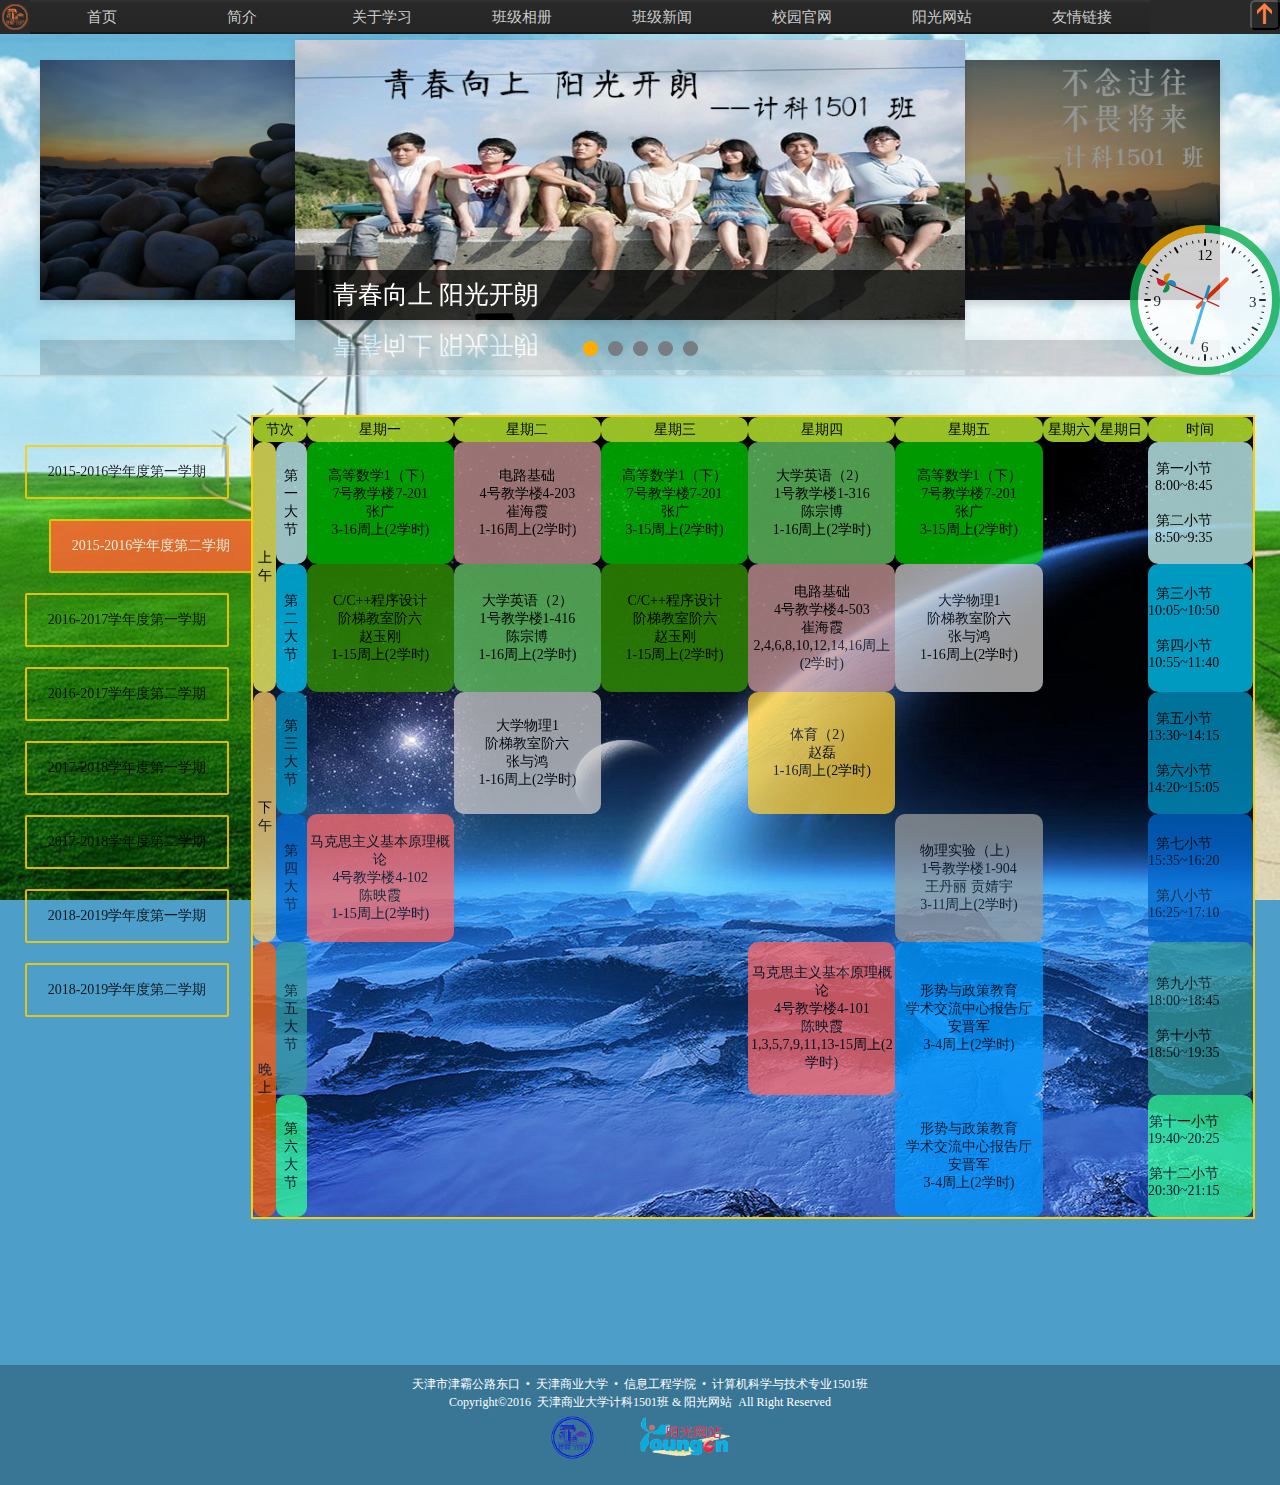
<file: tsjk1501/article-syllabus.html>
<!doctype html>
<html>

	<head>
		<meta charset="utf-8">
		<title>课程表&#8226;天商计科1501</title>
		<meta name="keywords" content="计算机科学与技术专业1501班" />
		<meta name="description" content="天津商业大学信息工程学院计算机科学与技术专业1501班,We are family!" />
		<link rel="shortcut icon" type="iamge/x-png" href="img/favicon.png" media="screen" />
		<link rel="stylesheet" type="text/css" href="css/nav.css">
		<link rel="stylesheet" type="text/css" href="css/article-syllabus.css">
		<link rel="stylesheet" type="text/css" href="css/banner.css">
		<script src="js/jquery.js" type="text/javascript"></script>
		<script src="js/tsjk1501.js" type="text/javascript"></script>
		<script src="js/banner.js" type="text/javascript"></script>
	</head>

	<body>
		<ul class="nav">
			<li class="classmark"></li>
			<ul class="menu">
				<li><a href="index.html">首页</a></li>
				<li><a>简介</a>
					<ul class="submenu">
						<li><a target="_blank" href="http://www0.tjcu.edu.cn/static/xxgk/xxjj/">学校简介</a></li>
							<li><a target="_blank" href="http://xxxy.tjcu.edu.cn/#xygk">学院简介</a></li>
						<li><a target="_blank" href="http://xxxy.tjcu.edu.cn/#bkjy">专业简介</a></li>
						<li><a>班级简介</a></li>
						<li><a href="list-classmate.html">成员介绍</a></li>						
					</ul>
				</li>
				<li><a>关于学习</a>
					<ul class="submenu">
						<li><a href="article-syllabus.html">课程表</a></li>
						<li><a target="_blank" href="http://202.113.82.2/">学习资源</a></li>
						<li><a target="_blank" href="http://www.cet.edu.cn/">英语四六级</a></li>
						<li><a target="_blank" href="http://www.chinakaoyan.com/">关于考研</a></li>
						<li><a target="_blank" href="http://202.113.80.18:7777/zhxt_bks/zhxt_bks.html">综合查询</a></li>
					</ul>
				</li>
				<li><a href="list-classphotos.html">班级相册</a></li>
				<li><a>班级新闻</a></li>
				<li><a target="_blank" href="http://www.tjcu.edu.cn">校园官网</a></li>
				<li><a target="_blank" href="http://www.youngon.com">阳光网站</a></li>
				<li class="yqlj"><a>友情链接</a>
					<ul class="submenu">
						<li><a target="_blank" href="message/message-index.php">留言板</a></li>
						<li><a target="_blank" href="http://xxxy.tjcu.edu.cn/">天商信息工程学院</a></li>
						<li><a target="_blank" href="http://202.113.82.2/">天商图书馆</a></li>
						<li><a target="_blank" href="http://www.baidu.com">百度一下</a></li>
						<li><a target="_blank" href="https://github.com/">GitHub</a></li>
						<li><a target="_blank" href="http://202.113.80.83/">VOD视频</a></li>
					</ul>
				</li>
			</ul>
			<button class="hide-nav"></button>
		</ul>
		<button class="show-nav"></button>
			<div class="Aboutus" id="Aboutus">
       	<div class="classmark-big"><img src="img/LOGO-big.png" height="200px" width="200px"/></div>
        <div class="aboutus-text">
我们是天津商业大学信息工程学院计算机科学与技术专业1501班。<br/>
相逢于计科1501班，在拼杀的黑色六月之后，在一万次梦里的憧憬之后——如此珍贵，如此难得。<br/>
相逢于计科1501班，怀着渐渐成熟的生命里缤纷的梦想，怀着敢闯敢拼的青春里倔强的执着——如此坚定，如此不悔。<br/>
36颗笑脸，热情洋溢，绮丽的季节里盛开出灿烂与光华；36声呼喊，充满力度，恬淡的天空里犹如春雷声声，轰轰隆隆。<br/>
在老师的谆谆教诲和耐心指导下，同学们学习上认真刻苦，活动中积极踊跃，并取得了一定的成绩。英语课上犹如置身异国，古汉现汉发言字字珠玑，论文写作总有文采华章，专业翻译之时精彩不断，比赛设计过程创意纷飞。精神抖擞，运动会上舍我其谁；千机万辩，辩论场上魅力无限；挥洒青春，篮球比赛我来过，就无悔；舞步飞旋，国标舞大赛里轻舞飞扬的何止在此，还有那一颗颗活力的心，在灯光与掌声中化作流云。<br/>
这就是计科1501班，团结奋进、朝气蓬勃、温暖和谐。广结良友，告别肤浅，青春的画布展开，我们挥笔成彩。<br/>
计科1501班，梦开始的地方。
　　</div>			
			
		</div>
		<div class="backtop"></div>

		<div class="syllabus-banner">
			<!--轮换图 开始 -->
			<div class="main_banner">
				<div class="main_banner_wrap">
					<canvas id="myCanvas" width="150" height="150"></canvas>
					<div class="main_banner_box" id="m_box">
						<a href="javascript:void(0)" class="banner_btn js_pre">
							<span class="banner_btn_arrow"><i></i></span>
						</a>
						<a href="javascript:void(0)" class="banner_btn btn_next js_next">
							<span class="banner_btn_arrow"><i></i></span>
						</a>
						<ul>
							<li id="imgCard0">
								<a href=""><span style="opacity:0;"></span></a>
								<img src="img/banner1.jpg" alt="青春向上 阳光开朗">
								<p style="bottom:0">青春向上 阳光开朗</p>
							</li>
							<li id="imgCard1">
								<a href=""><span style="opacity:0.4;"></span></a>
								<img src="img/banner2.jpg" alt="不念过往 不畏将来">
								<p>不念过往 不畏将来</p>
							</li>
							<li id="imgCard2">
								<a href=""><span style="opacity:0.4;" ></span></a>
								<img src="img/banner3.jpg" alt="把握机遇 挑战自我">
								<p>把握机遇 挑战自我</p>
							</li>
							<li id="imgCard3">
								<a href=""><span style="opacity:0.4;"></span></a>
								<img src="img/banner4.jpg" alt="勇往 拼搏">
								<p>勇往 拼搏</p>
							</li>
							<li id="imgCard4">
								<a href=""><span style="opacity:0.4;"></span></a>
								<img src="img/banner5.jpg" alt="没有毅力 成功只是虚仰">
								<p>没有毅力 成功只是虚仰</p>
							</li>
						</ul>

						<p id="rflt"></p>

					</div>
					<div class="btn_list">
						<span class="curr"></span><span></span><span></span><span></span><span></span>
					</div>
				</div>

			</div>
			<!--轮换图 结束 -->

		</div>

		<div class="lesson-main">
			<ul class="lesson-nav">
				<li class="A15-16">2015-2016学年度第一学期</li>
				<li class="B15-16 on-nav">2015-2016学年度第二学期</li>
				<li class="A16-17">2016-2017学年度第一学期</li>
				<li class="B16-17">2016-2017学年度第二学期</li>
				<li class="A17-18">2017-2018学年度第一学期</li>
				<li class="B17-18">2017-2018学年度第二学期</li>
				<li class="A18-19">2018-2019学年度第一学期</li>
				<li class="B18-19">2018-2019学年度第二学期</li>
			</ul>

			<div class="lessonchart A2015-2016">
				<table class="lessontable" width="1000" height="800" border="0" cellpadding="0" cellspacing="0" align="center">
					<tr>
						<td height="25" colspan="2" bgcolor="#CCFF33">节次</td>
						<td width="120" bgcolor="#CCFF33">星期一</td>
						<td width="120" bgcolor="#CCFF33">星期二</td>
						<td width="120" bgcolor="#CCFF33">星期三</td>
						<td width="120" bgcolor="#CCFF33">星期四</td>
						<td width="120" bgcolor="#CCFF33">星期五</td>
						<td width="120" bgcolor="#CCFF33">星期六</td>
						<td width="120" bgcolor="#CCFF33">星期日</td>
						<td width="100" bgcolor="#CCFF33">时间</td>
					</tr>
					<tr>
						<td width="24" rowspan="2" bgcolor="#FFFF66">
							<p>上</p>
							<p>午</p>
						</td>
						<td width="34" bgcolor="#CCFFFF">
							<p>第</p>
							<p>一</p>
							<p>大</p>
							<p>节</p>
						</td>
						<td bgcolor="#00CC00">
							<ul>
								<li>高等数学1（上）</li>
								<li>3号教学楼3-110</li>
								<li>张广</li>
								<li>2-17周上(2学时)</li>
							</ul>
						</td>
						<td bgcolor="#333333">
							<ul class="lessonCS">
								<li>计算机科学导论</li>
								<li>阶梯教室阶三</li>
								<li>潘旭华</li>
								<li>4-16周上(2学时)</li>
								<li>办公自动化软件及高级应用</li>
								<li>阶梯教室阶三</li>
								<li>潘旭华</li>
								<li>2-3周上(2学时)</li>
							</ul>
						</td>
						<td bgcolor="#00CC00">
							<ul>
								<li>高等数学1（上）</li>
								<li>3号教学楼3-110</li>
								<li>张广</li>
								<li>2-17周上(2学时)</li>
							</ul>
						</td>
						<td>&nbsp;</td>
						<td bgcolor="#00CC00">
							<ul>
								<li>高等数学1（上）</li>
								<li>3号教学楼3-110</li>
								<li>张广</li>
								<li>2-17周上(2学时)</li>
							</ul>
						</td>
						<td>&nbsp;</td>
						<td bgcolor="#6633FF">
							<ul class="lessonCS">
								<li>专业导论</li>
								<li>侯立坤</li>
								<li>5周上(2学时)</li>
							</ul>
						</td>
						<td bgcolor="#CCFFFF">
							<table cellspacing="0" cellpadding="0">
								<col width="72">
									<tr>
										<td width="72">第一小节</td>
									</tr>
									<tr>
										<td>8:00~8:45</td>
									</tr>
									<tr>
										<td>　</td>
									</tr>
									<tr>
										<td>第二小节</td>
									</tr>
									<tr>
										<td>8:50~9:35</td>
									</tr>
							</table>
						</td>
					</tr>
					<tr>
						<td bgcolor="#00CCFF">
							<p>第</p>
							<p>二</p>
							<p>大</p>
							<p>节</p>
						</td>
						<td>&nbsp;</td>
						<td>&nbsp;</td>
						<td bgcolor="#66CC66">
							<ul>
								<li>大学英语（1）</li>
								<li>1号教学楼1-310</li>
								<li>陈宗博</li>
								<li>2-17周上(2学时)</li>
							</ul>
						</td>
						<td bgcolor="#333333">
							<ul class="lessonCS">
								<li>计算机科学导论</li>
								<li>3号教学楼3-110</li>
								<li>潘旭华</li>
								<li>4-6周上(2学时)</li>
								<li>办公自动化软件及高级应用</li>
								<li>阶梯教室阶三</li>
								<li>潘旭华</li>
								<li>2-3周上(2学时)</li>
							</ul>
						</td>
						<td bgcolor="#66CC66">
							<ul>
								<li>大学英语（1）</li>
								<li>1号教学楼1-410</li>
								<li>陈宗博</li>
								<li>2-17周上(2学时)</li>
							</ul>
						</td>
						<td>&nbsp;</td>
						<td bgcolor="#6633FF">
							<ul class="lessonCS">
								<li>专业导论</li>
								<li>侯立坤</li>
								<li>5周上(2学时)</li>
							</ul>
						</td>
						<td bgcolor="#00CCFF">
							<table cellspacing="0" cellpadding="0">
								<col width="72">
									<tr>
										<td width="72">第三小节</td>
									</tr>
									<tr>
										<td>10:05~10:50</td>
									</tr>
									<tr>
										<td>　</td>
									</tr>
									<tr>
										<td>第四小节</td>
									</tr>
									<tr>
										<td>10:55~11:40</td>
									</tr>
							</table>
						</td>
					</tr>
					<tr>
						<td rowspan="2" bgcolor="#FFCC66">
							<p>下</p>
							<p>午</p>
						</td>
						<td bgcolor="#0099CC">
							<p>第</p>
							<p>三</p>
							<p>大</p>
							<p>节</p>
						</td>
						<td bgcolor="#FF9900">
							<ul>
								<li>思想道德修养与法律基础</li>
								<li>4号教学楼4-102</li>
								<li>王丽君</li>
								<li>2-12周上(2学时)</li>
							</ul>
						</td>
						<td>&nbsp;</td>
						<td>&nbsp;</td>
						<td bgcolor="#FFCC33">
							<ul>
								<li>体育（1）</li>
								<li>赵磊</li>
								<li>2-17周上(2学时)</li>

							</ul>
						</td>
						<td bgcolor="#FF9900">
							<ul>
								<li>思想道德修养与法律基础</li>
								<li>4号教学楼4-102</li>
								<li>王丽君</li>
								<li>2-11周上(2学时)</li>
							</ul>
						</td>
						<td>&nbsp;</td>
						<td>&nbsp;</td>
						<td bgcolor="#0099CC">
							<table cellspacing="0" cellpadding="0">
								<col width="72">
									<tr>
										<td width="72">第五小节</td>
									</tr>
									<tr>
										<td>13:30~14:15</td>
									</tr>
									<tr>
										<td>　</td>
									</tr>
									<tr>
										<td>第六小节</td>
									</tr>
									<tr>
										<td>14:20~15:05</td>
									</tr>
							</table>
						</td>
					</tr>
					<tr>
						<td bgcolor="#0066CC">
							<p>第</p>
							<p>四</p>
							<p>大</p>
							<p>节</p>
						</td>
						<td>&nbsp;</td>
						<td>&nbsp;</td>
						<td>&nbsp;</td>
						<td>&nbsp;</td>
						<td>&nbsp;</td>
						<td>&nbsp;</td>
						<td>&nbsp;</td>
						<td bgcolor="#0066CC">
							<table cellspacing="0" cellpadding="0">
								<col width="72">
									<tr>
										<td width="72">第七小节</td>
									</tr>
									<tr>
										<td>15:35~16:20</td>
									</tr>
									<tr>
										<td>　</td>
									</tr>
									<tr>
										<td>第八小节</td>
									</tr>
									<tr>
										<td>16:25~17:10</td>
									</tr>
							</table>
						</td>
					</tr>
					<tr>
						<td rowspan="2" bgcolor="#FF5F00">
							<p>晚</p>
							<p>上</p>
						</td>
						<td bgcolor="#339999">
							<p>第</p>
							<p>五</p>
							<p>大</p>
							<p>节</p>
						</td>
						<td>&nbsp;</td>
						<td>&nbsp;</td>
						<td>&nbsp;</td>
						<td bgcolor="#996699">
							<ul>
								<li>健康教育</li>
								<li>科学会堂报告厅</li>
								<li>慕德芳 刘四清</li>
								<li>8-9周上(2学时)</li>
							</ul>
						</td>
						<td bgcolor="#0099FF">
							<ul>
								<li>形势与政策教育</li>
								<li>学术交流中心报告厅</li>
								<li>李成国</li>
								<li>7-8周上(2学时)</li>
							</ul>
						</td>
						<td>&nbsp;</td>
						<td>&nbsp;</td>
						<td bgcolor="#339999">
							<table cellspacing="0" cellpadding="0">
								<col width="72">
									<tr>
										<td width="72">第九小节</td>
									</tr>
									<tr>
										<td>18:00~18:45</td>
									</tr>
									<tr>
										<td>　</td>
									</tr>
									<tr>
										<td>第十小节</td>
									</tr>
									<tr>
										<td>18:50~19:35</td>
									</tr>
							</table>
						</td>
					</tr>
					<tr>
						<td bgcolor="#33FF99">
							<p>第</p>
							<p>六</p>
							<p>大</p>
							<p>节</p>
						</td>
						<td>&nbsp;</td>
						<td>&nbsp;</td>
						<td>&nbsp;</td>
						<td bgcolor="#996699">
							<ul>
								<li>健康教育</li>
								<li>科学会堂报告厅</li>
								<li>慕德芳 刘四清</li>
								<li>8-9周上(2学时)</li>
							</ul>
						</td>
						<td bgcolor="#0099FF">
							<ul>
								<li>形势与政策教育</li>
								<li>学术交流中心报告厅</li>
								<li>李成国</li>
								<li>7-8周上(2学时)</li>
							</ul>
						</td>
						<td>&nbsp;</td>
						<td>&nbsp;</td>
						<td bgcolor="#33FF99">
							<table cellspacing="0" cellpadding="0">
								<col width="72">
									<tr>
										<td width="72">第十一小节</td>
									</tr>
									<tr>
										<td>19:40~20:25</td>
									</tr>
									<tr>
										<td>　</td>
									</tr>
									<tr>
										<td>第十二小节</td>
									</tr>
									<tr>
										<td>20:30~21:15</td>
									</tr>
							</table>
						</td>
					</tr>
				</table>
			</div>

			<div class="lessonchart B2015-2016">
				<table class="lessontable" width="1000" height="800" border="0" cellpadding="0" cellspacing="0" align="center">
					<tr>
						<td height="25" colspan="2" bgcolor="#CCFF33">节次</td>
						<td width="140" bgcolor="#CCFF33">星期一</td>
						<td width="140" bgcolor="#CCFF33">星期二</td>
						<td width="140" bgcolor="#CCFF33">星期三</td>
						<td width="140" bgcolor="#CCFF33">星期四</td>
						<td width="140" bgcolor="#CCFF33">星期五</td>
						<td width="50" bgcolor="#CCFF33">星期六</td>
						<td width="50" bgcolor="#CCFF33">星期日</td>
						<td width="100" bgcolor="#CCFF33">时间</td>
					</tr>
					<tr>
						<td width="22" rowspan="2" bgcolor="#FFFF66">
							<p>上</p>
							<p>午</p>
						</td>
						<td width="29" bgcolor="#CCFFFF">
							<p>第</p>
							<p>一</p>
							<p>大</p>
							<p>节</p>
						</td>
						<td bgcolor="#00CC00">
							<ul>
								<li>高等数学1（下）</li>
								<li>7号教学楼7-201</li>
								<li>张广</li>
								<li>3-16周上(2学时)</li>
							</ul>
						</td>
						<td bgcolor="#CC9999">
							<ul>
								<li>电路基础</li>
								<li>4号教学楼4-203</li>
								<li>崔海霞</li>
								<li>1-16周上(2学时)</li>
							</ul>
						</td>
						<td bgcolor="#00CC00">
							<ul>
								<li>高等数学1（下）</li>
								<li>7号教学楼7-201</li>
								<li>张广</li>
								<li>3-15周上(2学时)</li>
							</ul>
						</td>
						<td bgcolor="#66CC66">
							<ul>
								<li>大学英语（2）</li>
								<li>1号教学楼1-316</li>
								<li>陈宗博</li>
								<li>1-16周上(2学时)</li>
							</ul>
						</td>
						<td bgcolor="#00CC00">
							<ul>
								<li>高等数学1（下）</li>
								<li>7号教学楼7-201</li>
								<li>张广</li>
								<li>3-15周上(2学时)</li>
							</ul>
						</td>
						<td>&nbsp;</td>
						<td>&nbsp;</td>
						<td bgcolor="#CCFFFF">
							<table cellspacing="0" cellpadding="0">
								<col width="72">
									<tr>
										<td width="72">第一小节</td>
									</tr>
									<tr>
										<td>8:00~8:45</td>
									</tr>
									<tr>
										<td>　</td>
									</tr>
									<tr>
										<td>第二小节</td>
									</tr>
									<tr>
										<td>8:50~9:35</td>
									</tr>
							</table>
						</td>
					</tr>
					<tr>
						<td bgcolor="#00CCFF">
							<p>第</p>
							<p>二</p>
							<p>大</p>
							<p>节</p>
						</td>
						<td bgcolor="#339900">
							<ul>
								<li>C/C++程序设计</li>
								<li>阶梯教室阶六</li>
								<li>赵玉刚</li>
								<li>1-15周上(2学时)</li>
							</ul>
						</td>
						<td bgcolor="#66CC66">
							<ul>
								<li>大学英语（2）</li>
								<li>1号教学楼1-416</li>
								<li>陈宗博</li>
								<li>1-16周上(2学时)</li>
							</ul>
						</td>
						<td bgcolor="#339900">
							<ul>
								<li>C/C++程序设计</li>
								<li>阶梯教室阶六</li>
								<li>赵玉刚</li>
								<li>1-15周上(2学时)</li>
							</ul>
						</td>
						<td bgcolor="#CC9999">
							<ul>
								<li>电路基础</li>
								<li>4号教学楼4-503</li>
								<li>崔海霞</li>
								<li>2,4,6,8,10,12,14,16周上(2学时)</li>
							</ul>
						</td>
						<td bgcolor="#CCCCCC">
							<ul>
								<li>大学物理1</li>
								<li>阶梯教室阶六</li>
								<li>张与鸿</li>
								<li>1-16周上(2学时)</li>
							</ul>
						</td>
						<td>&nbsp;</td>
						<td>&nbsp;</td>
						<td bgcolor="#00CCFF">
							<table cellspacing="0" cellpadding="0">
								<col width="72">
									<tr>
										<td width="72">第三小节</td>
									</tr>
									<tr>
										<td>10:05~10:50</td>
									</tr>
									<tr>
										<td>　</td>
									</tr>
									<tr>
										<td>第四小节</td>
									</tr>
									<tr>
										<td>10:55~11:40</td>
									</tr>
							</table>
						</td>
					</tr>
					<tr>
						<td rowspan="2" bgcolor="#FFCC66">
							<p>下</p>
							<p>午</p>
						</td>
						<td bgcolor="#0099CC">
							<p>第</p>
							<p>三</p>
							<p>大</p>
							<p>节</p>
						</td>
						<td></td>
						<td bgcolor="#CCCCCC">
							<ul>
								<li>大学物理1</li>
								<li>阶梯教室阶六</li>
								<li>张与鸿</li>
								<li>1-16周上(2学时)</li>
							</ul>
						</td>
						<td>&nbsp;</td>
						<td bgcolor="#FFCC33">
							<ul>
								<li>体育（2）</li>
								<li>赵磊</li>
								<li>1-16周上(2学时)</li>

							</ul>
						</td>
						<td>&nbsp;</td>
						<td>&nbsp;</td>
						<td>&nbsp;</td>
						<td bgcolor="#0099CC">
							<table cellspacing="0" cellpadding="0">
								<col width="72">
									<tr>
										<td width="72">第五小节</td>
									</tr>
									<tr>
										<td>13:30~14:15</td>
									</tr>
									<tr>
										<td>　</td>
									</tr>
									<tr>
										<td>第六小节</td>
									</tr>
									<tr>
										<td>14:20~15:05</td>
									</tr>
							</table>
						</td>
					</tr>
					<tr>
						<td bgcolor="#0066CC">
							<p>第</p>
							<p>四</p>
							<p>大</p>
							<p>节</p>
						</td>
						<td bgcolor="#FF6666">
							<ul>
								<li>马克思主义基本原理概论</li>
								<li>4号教学楼4-102</li>
								<li>陈映霞</li>
								<li>1-15周上(2学时)</li>
							</ul>
						</td>
						<td>&nbsp;</td>
						<td>&nbsp;</td>
						<td>&nbsp;</td>
						<td bgcolor="#999999">
							<ul>
								<li>物理实验（上）</li>
								<li>1号教学楼1-904</li>
								<li>王丹丽 贡婧宇</li>
								<li>3-11周上(2学时)</li>
							</ul>
						</td>
						<td>&nbsp;</td>
						<td>&nbsp;</td>
						<td bgcolor="#0066CC">
							<table cellspacing="0" cellpadding="0">
								<col width="72">
									<tr>
										<td width="72">第七小节</td>
									</tr>
									<tr>
										<td>15:35~16:20</td>
									</tr>
									<tr>
										<td>　</td>
									</tr>
									<tr>
										<td>第八小节</td>
									</tr>
									<tr>
										<td>16:25~17:10</td>
									</tr>
							</table>
						</td>
					</tr>
					<tr>
						<td rowspan="2" bgcolor="#FF5F00">
							<p>晚</p>
							<p>上</p>
						</td>
						<td bgcolor="#339999">
							<p>第</p>
							<p>五</p>
							<p>大</p>
							<p>节</p>
						</td>
						<td>&nbsp;</td>
						<td>&nbsp;</td>
						<td>&nbsp;</td>
						<td bgcolor="#FF6666">
							<ul>
								<li>马克思主义基本原理概论</li>
								<li>4号教学楼4-101</li>
								<li>陈映霞</li>
								<li>1,3,5,7,9,11,13-15周上(2学时)</li>
							</ul>
						</td>
						<td bgcolor="#0099FF">
							<ul>
								<li>形势与政策教育</li>
								<li>学术交流中心报告厅</li>
								<li>安晋军</li>
								<li>3-4周上(2学时)</li>
							</ul>
						</td>
						<td>&nbsp;</td>
						<td>&nbsp;</td>
						<td bgcolor="#339999">
							<table cellspacing="0" cellpadding="0">
								<col width="72">
									<tr>
										<td width="72">第九小节</td>
									</tr>
									<tr>
										<td>18:00~18:45</td>
									</tr>
									<tr>
										<td>　</td>
									</tr>
									<tr>
										<td>第十小节</td>
									</tr>
									<tr>
										<td>18:50~19:35</td>
									</tr>
							</table>
						</td>
					</tr>
					<tr>
						<td bgcolor="#33FF99">
							<p>第</p>
							<p>六</p>
							<p>大</p>
							<p>节</p>
						</td>
						<td>&nbsp;</td>
						<td>&nbsp;</td>
						<td>&nbsp;</td>
						<td>
							<ul>
								<li></li>
							</ul>
						</td>
						<td bgcolor="#0099FF">
							<ul>
								<li>形势与政策教育</li>
								<li>学术交流中心报告厅</li>
								<li>安晋军</li>
								<li>3-4周上(2学时)</li>
							</ul>
						</td>
						<td>&nbsp;</td>
						<td>&nbsp;</td>
						<td bgcolor="#33FF99">
							<table cellspacing="0" cellpadding="0">
								<col width="72">
									<tr>
										<td width="72">第十一小节</td>
									</tr>
									<tr>
										<td>19:40~20:25</td>
									</tr>
									<tr>
										<td>　</td>
									</tr>
									<tr>
										<td>第十二小节</td>
									</tr>
									<tr>
										<td>20:30~21:15</td>
									</tr>
							</table>
						</td>
					</tr>
				</table>
			</div>
			<div class="lessonchart A2016-2017">
				<table class="lessontable" width="1000" height="800" border="0" cellpadding="0" cellspacing="0" align="center">
					<tr>
						<td height="25" colspan="2" bgcolor="#CCFF33">节次</td>
						<td width="140" bgcolor="#CCFF33">星期一</td>
						<td width="140" bgcolor="#CCFF33">星期二</td>
						<td width="140" bgcolor="#CCFF33">星期三</td>
						<td width="140" bgcolor="#CCFF33">星期四</td>
						<td width="140" bgcolor="#CCFF33">星期五</td>
						<td width="50" bgcolor="#CCFF33">星期六</td>
						<td width="50" bgcolor="#CCFF33">星期日</td>
						<td width="100" bgcolor="#CCFF33">时间</td>
					</tr>
					<tr>
						<td width="22" rowspan="2" bgcolor="#FFFF66">
							<p>上</p>
							<p>午</p>
						</td>
						<td width="29" bgcolor="#CCFFFF">
							<p>第</p>
							<p>一</p>
							<p>大</p>
							<p>节</p>
						</td>
						<td bgcolor="#00CC00">
							<ul>
								<li>高等数学1（下）</li>
								<li>7号教学楼7-201</li>
								<li>张广</li>
								<li>3-16周上(2学时)</li>
							</ul>
						</td>
						<td bgcolor="#CC9999">
							<ul>
								<li>电路基础</li>
								<li>4号教学楼4-203</li>
								<li>崔海霞</li>
								<li>1-16周上(2学时)</li>
							</ul>
						</td>
						<td bgcolor="#00CC00">
							<ul>
								<li>高等数学1（下）</li>
								<li>7号教学楼7-201</li>
								<li>张广</li>
								<li>3-15周上(2学时)</li>
							</ul>
						</td>
						<td bgcolor="#66CC66">
							<ul>
								<li>大学英语（2）</li>
								<li>1号教学楼1-316</li>
								<li>陈宗博</li>
								<li>1-16周上(2学时)</li>
							</ul>
						</td>
						<td bgcolor="#00CC00">
							<ul>
								<li>高等数学1（下）</li>
								<li>7号教学楼7-201</li>
								<li>张广</li>
								<li>3-15周上(2学时)</li>
							</ul>
						</td>
						<td>&nbsp;</td>
						<td>&nbsp;</td>
						<td bgcolor="#CCFFFF">
							<table cellspacing="0" cellpadding="0">
								<col width="72">
									<tr>
										<td width="72">第一小节</td>
									</tr>
									<tr>
										<td>8:00~8:45</td>
									</tr>
									<tr>
										<td>　</td>
									</tr>
									<tr>
										<td>第二小节</td>
									</tr>
									<tr>
										<td>8:50~9:35</td>
									</tr>
							</table>
						</td>
					</tr>
					<tr>
						<td bgcolor="#00CCFF">
							<p>第</p>
							<p>二</p>
							<p>大</p>
							<p>节</p>
						</td>
						<td bgcolor="#339900">
							<ul>
								<li>C/C++程序设计</li>
								<li>阶梯教室阶六</li>
								<li>赵玉刚</li>
								<li>1-15周上(2学时)</li>
							</ul>
						</td>
						<td bgcolor="#66CC66">
							<ul>
								<li>大学英语（2）</li>
								<li>1号教学楼1-416</li>
								<li>陈宗博</li>
								<li>1-16周上(2学时)</li>
							</ul>
						</td>
						<td bgcolor="#339900">
							<ul>
								<li>C/C++程序设计</li>
								<li>阶梯教室阶六</li>
								<li>赵玉刚</li>
								<li>1-15周上(2学时)</li>
							</ul>
						</td>
						<td bgcolor="#CC9999">
							<ul>
								<li>电路基础</li>
								<li>4号教学楼4-503</li>
								<li>崔海霞</li>
								<li>2,4,6,8,10,12,14,16周上(2学时)</li>
							</ul>
						</td>
						<td bgcolor="#CCCCCC">
							<ul>
								<li>大学物理1</li>
								<li>阶梯教室阶六</li>
								<li>张与鸿</li>
								<li>1-16周上(2学时)</li>
							</ul>
						</td>
						<td>&nbsp;</td>
						<td>&nbsp;</td>
						<td bgcolor="#00CCFF">
							<table cellspacing="0" cellpadding="0">
								<col width="72">
									<tr>
										<td width="72">第三小节</td>
									</tr>
									<tr>
										<td>10:05~10:50</td>
									</tr>
									<tr>
										<td>　</td>
									</tr>
									<tr>
										<td>第四小节</td>
									</tr>
									<tr>
										<td>10:55~11:40</td>
									</tr>
							</table>
						</td>
					</tr>
					<tr>
						<td rowspan="2" bgcolor="#FFCC66">
							<p>下</p>
							<p>午</p>
						</td>
						<td bgcolor="#0099CC">
							<p>第</p>
							<p>三</p>
							<p>大</p>
							<p>节</p>
						</td>
						<td></td>
						<td bgcolor="#CCCCCC">
							<ul>
								<li>大学物理1</li>
								<li>阶梯教室阶六</li>
								<li>张与鸿</li>
								<li>1-16周上(2学时)</li>
							</ul>
						</td>
						<td>&nbsp;</td>
						<td bgcolor="#FFCC33">
							<ul>
								<li>体育（2）</li>
								<li>赵磊</li>
								<li>1-16周上(2学时)</li>

							</ul>
						</td>
						<td>&nbsp;</td>
						<td>&nbsp;</td>
						<td>&nbsp;</td>
						<td bgcolor="#0099CC">
							<table cellspacing="0" cellpadding="0">
								<col width="72">
									<tr>
										<td width="72">第五小节</td>
									</tr>
									<tr>
										<td>13:30~14:15</td>
									</tr>
									<tr>
										<td>　</td>
									</tr>
									<tr>
										<td>第六小节</td>
									</tr>
									<tr>
										<td>14:20~15:05</td>
									</tr>
							</table>
						</td>
					</tr>
					<tr>
						<td bgcolor="#0066CC">
							<p>第</p>
							<p>四</p>
							<p>大</p>
							<p>节</p>
						</td>
						<td bgcolor="#FF6666">
							<ul>
								<li>马克思主义基本原理概论</li>
								<li>4号教学楼4-102</li>
								<li>陈映霞</li>
								<li>1-15周上(2学时)</li>
							</ul>
						</td>
						<td>&nbsp;</td>
						<td>&nbsp;</td>
						<td>&nbsp;</td>
						<td bgcolor="#999999">
							<ul>
								<li>物理实验（上）</li>
								<li>1号教学楼1-904</li>
								<li>王丹丽 贡婧宇</li>
								<li>3-11周上(2学时)</li>
							</ul>
						</td>
						<td>&nbsp;</td>
						<td>&nbsp;</td>
						<td bgcolor="#0066CC">
							<table cellspacing="0" cellpadding="0">
								<col width="72">
									<tr>
										<td width="72">第七小节</td>
									</tr>
									<tr>
										<td>15:35~16:20</td>
									</tr>
									<tr>
										<td>　</td>
									</tr>
									<tr>
										<td>第八小节</td>
									</tr>
									<tr>
										<td>16:25~17:10</td>
									</tr>
							</table>
						</td>
					</tr>
					<tr>
						<td rowspan="2" bgcolor="#FF5F00">
							<p>晚</p>
							<p>上</p>
						</td>
						<td bgcolor="#339999">
							<p>第</p>
							<p>五</p>
							<p>大</p>
							<p>节</p>
						</td>
						<td>&nbsp;</td>
						<td>&nbsp;</td>
						<td>&nbsp;</td>
						<td bgcolor="#FF6666">
							<ul>
								<li>马克思主义基本原理概论</li>
								<li>4号教学楼4-101</li>
								<li>陈映霞</li>
								<li>1,3,5,7,9,11,13-15周上(2学时)</li>
							</ul>
						</td>
						<td bgcolor="#0099FF">
							<ul>
								<li>形势与政策教育</li>
								<li>学术交流中心报告厅</li>
								<li>安晋军</li>
								<li>3-4周上(2学时)</li>
							</ul>
						</td>
						<td>&nbsp;</td>
						<td>&nbsp;</td>
						<td bgcolor="#339999">
							<table cellspacing="0" cellpadding="0">
								<col width="72">
									<tr>
										<td width="72">第九小节</td>
									</tr>
									<tr>
										<td>18:00~18:45</td>
									</tr>
									<tr>
										<td>　</td>
									</tr>
									<tr>
										<td>第十小节</td>
									</tr>
									<tr>
										<td>18:50~19:35</td>
									</tr>
							</table>
						</td>
					</tr>
					<tr>
						<td bgcolor="#33FF99">
							<p>第</p>
							<p>六</p>
							<p>大</p>
							<p>节</p>
						</td>
						<td>&nbsp;</td>
						<td>&nbsp;</td>
						<td>&nbsp;</td>
						<td>
							<ul>
								<li></li>
							</ul>
						</td>
						<td bgcolor="#0099FF">
							<ul>
								<li>形势与政策教育</li>
								<li>学术交流中心报告厅</li>
								<li>安晋军</li>
								<li>3-4周上(2学时)</li>
							</ul>
						</td>
						<td>&nbsp;</td>
						<td>&nbsp;</td>
						<td bgcolor="#33FF99">
							<table cellspacing="0" cellpadding="0">
								<col width="72">
									<tr>
										<td width="72">第十一小节</td>
									</tr>
									<tr>
										<td>19:40~20:25</td>
									</tr>
									<tr>
										<td>　</td>
									</tr>
									<tr>
										<td>第十二小节</td>
									</tr>
									<tr>
										<td>20:30~21:15</td>
									</tr>
							</table>
						</td>
					</tr>
				</table>

			</div>
			<div class="lessonchart B2016-2017">
				<table class="lessontable" width="1000" height="800" border="0" cellpadding="0" cellspacing="0" align="center">
					<tr>
						<td height="25" colspan="2" bgcolor="#CCFF33">节次</td>
						<td width="140" bgcolor="#CCFF33">星期一</td>
						<td width="140" bgcolor="#CCFF33">星期二</td>
						<td width="140" bgcolor="#CCFF33">星期三</td>
						<td width="140" bgcolor="#CCFF33">星期四</td>
						<td width="140" bgcolor="#CCFF33">星期五</td>
						<td width="50" bgcolor="#CCFF33">星期六</td>
						<td width="50" bgcolor="#CCFF33">星期日</td>
						<td width="100" bgcolor="#CCFF33">时间</td>
					</tr>
					<tr>
						<td width="22" rowspan="2" bgcolor="#FFFF66">
							<p>上</p>
							<p>午</p>
						</td>
						<td width="29" bgcolor="#CCFFFF">
							<p>第</p>
							<p>一</p>
							<p>大</p>
							<p>节</p>
						</td>
						<td bgcolor="#00CC00">
							<ul>
								<li>高等数学1（下）</li>
								<li>7号教学楼7-201</li>
								<li>张广</li>
								<li>3-16周上(2学时)</li>
							</ul>
						</td>
						<td bgcolor="#CC9999">
							<ul>
								<li>电路基础</li>
								<li>4号教学楼4-203</li>
								<li>崔海霞</li>
								<li>1-16周上(2学时)</li>
							</ul>
						</td>
						<td bgcolor="#00CC00">
							<ul>
								<li>高等数学1（下）</li>
								<li>7号教学楼7-201</li>
								<li>张广</li>
								<li>3-15周上(2学时)</li>
							</ul>
						</td>
						<td bgcolor="#66CC66">
							<ul>
								<li>大学英语（2）</li>
								<li>1号教学楼1-316</li>
								<li>陈宗博</li>
								<li>1-16周上(2学时)</li>
							</ul>
						</td>
						<td bgcolor="#00CC00">
							<ul>
								<li>高等数学1（下）</li>
								<li>7号教学楼7-201</li>
								<li>张广</li>
								<li>3-15周上(2学时)</li>
							</ul>
						</td>
						<td>&nbsp;</td>
						<td>&nbsp;</td>
						<td bgcolor="#CCFFFF">
							<table cellspacing="0" cellpadding="0">
								<col width="72">
									<tr>
										<td width="72">第一小节</td>
									</tr>
									<tr>
										<td>8:00~8:45</td>
									</tr>
									<tr>
										<td>　</td>
									</tr>
									<tr>
										<td>第二小节</td>
									</tr>
									<tr>
										<td>8:50~9:35</td>
									</tr>
							</table>
						</td>
					</tr>
					<tr>
						<td bgcolor="#00CCFF">
							<p>第</p>
							<p>二</p>
							<p>大</p>
							<p>节</p>
						</td>
						<td bgcolor="#339900">
							<ul>
								<li>C/C++程序设计</li>
								<li>阶梯教室阶六</li>
								<li>赵玉刚</li>
								<li>1-15周上(2学时)</li>
							</ul>
						</td>
						<td bgcolor="#66CC66">
							<ul>
								<li>大学英语（2）</li>
								<li>1号教学楼1-416</li>
								<li>陈宗博</li>
								<li>1-16周上(2学时)</li>
							</ul>
						</td>
						<td bgcolor="#339900">
							<ul>
								<li>C/C++程序设计</li>
								<li>阶梯教室阶六</li>
								<li>赵玉刚</li>
								<li>1-15周上(2学时)</li>
							</ul>
						</td>
						<td bgcolor="#CC9999">
							<ul>
								<li>电路基础</li>
								<li>4号教学楼4-503</li>
								<li>崔海霞</li>
								<li>2,4,6,8,10,12,14,16周上(2学时)</li>
							</ul>
						</td>
						<td bgcolor="#CCCCCC">
							<ul>
								<li>大学物理1</li>
								<li>阶梯教室阶六</li>
								<li>张与鸿</li>
								<li>1-16周上(2学时)</li>
							</ul>
						</td>
						<td>&nbsp;</td>
						<td>&nbsp;</td>
						<td bgcolor="#00CCFF">
							<table cellspacing="0" cellpadding="0">
								<col width="72">
									<tr>
										<td width="72">第三小节</td>
									</tr>
									<tr>
										<td>10:05~10:50</td>
									</tr>
									<tr>
										<td>　</td>
									</tr>
									<tr>
										<td>第四小节</td>
									</tr>
									<tr>
										<td>10:55~11:40</td>
									</tr>
							</table>
						</td>
					</tr>
					<tr>
						<td rowspan="2" bgcolor="#FFCC66">
							<p>下</p>
							<p>午</p>
						</td>
						<td bgcolor="#0099CC">
							<p>第</p>
							<p>三</p>
							<p>大</p>
							<p>节</p>
						</td>
						<td></td>
						<td bgcolor="#CCCCCC">
							<ul>
								<li>大学物理1</li>
								<li>阶梯教室阶六</li>
								<li>张与鸿</li>
								<li>1-16周上(2学时)</li>
							</ul>
						</td>
						<td>&nbsp;</td>
						<td bgcolor="#FFCC33">
							<ul>
								<li>体育（2）</li>
								<li>赵磊</li>
								<li>1-16周上(2学时)</li>

							</ul>
						</td>
						<td>&nbsp;</td>
						<td>&nbsp;</td>
						<td>&nbsp;</td>
						<td bgcolor="#0099CC">
							<table cellspacing="0" cellpadding="0">
								<col width="72">
									<tr>
										<td width="72">第五小节</td>
									</tr>
									<tr>
										<td>13:30~14:15</td>
									</tr>
									<tr>
										<td>　</td>
									</tr>
									<tr>
										<td>第六小节</td>
									</tr>
									<tr>
										<td>14:20~15:05</td>
									</tr>
							</table>
						</td>
					</tr>
					<tr>
						<td bgcolor="#0066CC">
							<p>第</p>
							<p>四</p>
							<p>大</p>
							<p>节</p>
						</td>
						<td bgcolor="#FF6666">
							<ul>
								<li>马克思主义基本原理概论</li>
								<li>4号教学楼4-102</li>
								<li>陈映霞</li>
								<li>1-15周上(2学时)</li>
							</ul>
						</td>
						<td>&nbsp;</td>
						<td>&nbsp;</td>
						<td>&nbsp;</td>
						<td bgcolor="#999999">
							<ul>
								<li>物理实验（上）</li>
								<li>1号教学楼1-904</li>
								<li>王丹丽 贡婧宇</li>
								<li>3-11周上(2学时)</li>
							</ul>
						</td>
						<td>&nbsp;</td>
						<td>&nbsp;</td>
						<td bgcolor="#0066CC">
							<table cellspacing="0" cellpadding="0">
								<col width="72">
									<tr>
										<td width="72">第七小节</td>
									</tr>
									<tr>
										<td>15:35~16:20</td>
									</tr>
									<tr>
										<td>　</td>
									</tr>
									<tr>
										<td>第八小节</td>
									</tr>
									<tr>
										<td>16:25~17:10</td>
									</tr>
							</table>
						</td>
					</tr>
					<tr>
						<td rowspan="2" bgcolor="#FF5F00">
							<p>晚</p>
							<p>上</p>
						</td>
						<td bgcolor="#339999">
							<p>第</p>
							<p>五</p>
							<p>大</p>
							<p>节</p>
						</td>
						<td>&nbsp;</td>
						<td>&nbsp;</td>
						<td>&nbsp;</td>
						<td bgcolor="#FF6666">
							<ul>
								<li>马克思主义基本原理概论</li>
								<li>4号教学楼4-101</li>
								<li>陈映霞</li>
								<li>1,3,5,7,9,11,13-15周上(2学时)</li>
							</ul>
						</td>
						<td bgcolor="#0099FF">
							<ul>
								<li>形势与政策教育</li>
								<li>学术交流中心报告厅</li>
								<li>安晋军</li>
								<li>3-4周上(2学时)</li>
							</ul>
						</td>
						<td>&nbsp;</td>
						<td>&nbsp;</td>
						<td bgcolor="#339999">
							<table cellspacing="0" cellpadding="0">
								<col width="72">
									<tr>
										<td width="72">第九小节</td>
									</tr>
									<tr>
										<td>18:00~18:45</td>
									</tr>
									<tr>
										<td>　</td>
									</tr>
									<tr>
										<td>第十小节</td>
									</tr>
									<tr>
										<td>18:50~19:35</td>
									</tr>
							</table>
						</td>
					</tr>
					<tr>
						<td bgcolor="#33FF99">
							<p>第</p>
							<p>六</p>
							<p>大</p>
							<p>节</p>
						</td>
						<td>&nbsp;</td>
						<td>&nbsp;</td>
						<td>&nbsp;</td>
						<td>
							<ul>
								<li></li>
							</ul>
						</td>
						<td bgcolor="#0099FF">
							<ul>
								<li>形势与政策教育</li>
								<li>学术交流中心报告厅</li>
								<li>安晋军</li>
								<li>3-4周上(2学时)</li>
							</ul>
						</td>
						<td>&nbsp;</td>
						<td>&nbsp;</td>
						<td bgcolor="#33FF99">
							<table cellspacing="0" cellpadding="0">
								<col width="72">
									<tr>
										<td width="72">第十一小节</td>
									</tr>
									<tr>
										<td>19:40~20:25</td>
									</tr>
									<tr>
										<td>　</td>
									</tr>
									<tr>
										<td>第十二小节</td>
									</tr>
									<tr>
										<td>20:30~21:15</td>
									</tr>
							</table>
						</td>
					</tr>
				</table>

			</div>
			<div class="lessonchart A2017-2018">
				<table class="lessontable" width="1000" height="800" border="0" cellpadding="0" cellspacing="0" align="center">
					<tr>
						<td height="25" colspan="2" bgcolor="#CCFF33">节次</td>
						<td width="140" bgcolor="#CCFF33">星期一</td>
						<td width="140" bgcolor="#CCFF33">星期二</td>
						<td width="140" bgcolor="#CCFF33">星期三</td>
						<td width="140" bgcolor="#CCFF33">星期四</td>
						<td width="140" bgcolor="#CCFF33">星期五</td>
						<td width="50" bgcolor="#CCFF33">星期六</td>
						<td width="50" bgcolor="#CCFF33">星期日</td>
						<td width="100" bgcolor="#CCFF33">时间</td>
					</tr>
					<tr>
						<td width="22" rowspan="2" bgcolor="#FFFF66">
							<p>上</p>
							<p>午</p>
						</td>
						<td width="29" bgcolor="#CCFFFF">
							<p>第</p>
							<p>一</p>
							<p>大</p>
							<p>节</p>
						</td>
						<td bgcolor="#00CC00">
							<ul>
								<li>高等数学1（下）</li>
								<li>7号教学楼7-201</li>
								<li>张广</li>
								<li>3-16周上(2学时)</li>
							</ul>
						</td>
						<td bgcolor="#CC9999">
							<ul>
								<li>电路基础</li>
								<li>4号教学楼4-203</li>
								<li>崔海霞</li>
								<li>1-16周上(2学时)</li>
							</ul>
						</td>
						<td bgcolor="#00CC00">
							<ul>
								<li>高等数学1（下）</li>
								<li>7号教学楼7-201</li>
								<li>张广</li>
								<li>3-15周上(2学时)</li>
							</ul>
						</td>
						<td bgcolor="#66CC66">
							<ul>
								<li>大学英语（2）</li>
								<li>1号教学楼1-316</li>
								<li>陈宗博</li>
								<li>1-16周上(2学时)</li>
							</ul>
						</td>
						<td bgcolor="#00CC00">
							<ul>
								<li>高等数学1（下）</li>
								<li>7号教学楼7-201</li>
								<li>张广</li>
								<li>3-15周上(2学时)</li>
							</ul>
						</td>
						<td>&nbsp;</td>
						<td>&nbsp;</td>
						<td bgcolor="#CCFFFF">
							<table cellspacing="0" cellpadding="0">
								<col width="72">
									<tr>
										<td width="72">第一小节</td>
									</tr>
									<tr>
										<td>8:00~8:45</td>
									</tr>
									<tr>
										<td>　</td>
									</tr>
									<tr>
										<td>第二小节</td>
									</tr>
									<tr>
										<td>8:50~9:35</td>
									</tr>
							</table>
						</td>
					</tr>
					<tr>
						<td bgcolor="#00CCFF">
							<p>第</p>
							<p>二</p>
							<p>大</p>
							<p>节</p>
						</td>
						<td bgcolor="#339900">
							<ul>
								<li>C/C++程序设计</li>
								<li>阶梯教室阶六</li>
								<li>赵玉刚</li>
								<li>1-15周上(2学时)</li>
							</ul>
						</td>
						<td bgcolor="#66CC66">
							<ul>
								<li>大学英语（2）</li>
								<li>1号教学楼1-416</li>
								<li>陈宗博</li>
								<li>1-16周上(2学时)</li>
							</ul>
						</td>
						<td bgcolor="#339900">
							<ul>
								<li>C/C++程序设计</li>
								<li>阶梯教室阶六</li>
								<li>赵玉刚</li>
								<li>1-15周上(2学时)</li>
							</ul>
						</td>
						<td bgcolor="#CC9999">
							<ul>
								<li>电路基础</li>
								<li>4号教学楼4-503</li>
								<li>崔海霞</li>
								<li>2,4,6,8,10,12,14,16周上(2学时)</li>
							</ul>
						</td>
						<td bgcolor="#CCCCCC">
							<ul>
								<li>大学物理1</li>
								<li>阶梯教室阶六</li>
								<li>张与鸿</li>
								<li>1-16周上(2学时)</li>
							</ul>
						</td>
						<td>&nbsp;</td>
						<td>&nbsp;</td>
						<td bgcolor="#00CCFF">
							<table cellspacing="0" cellpadding="0">
								<col width="72">
									<tr>
										<td width="72">第三小节</td>
									</tr>
									<tr>
										<td>10:05~10:50</td>
									</tr>
									<tr>
										<td>　</td>
									</tr>
									<tr>
										<td>第四小节</td>
									</tr>
									<tr>
										<td>10:55~11:40</td>
									</tr>
							</table>
						</td>
					</tr>
					<tr>
						<td rowspan="2" bgcolor="#FFCC66">
							<p>下</p>
							<p>午</p>
						</td>
						<td bgcolor="#0099CC">
							<p>第</p>
							<p>三</p>
							<p>大</p>
							<p>节</p>
						</td>
						<td></td>
						<td bgcolor="#CCCCCC">
							<ul>
								<li>大学物理1</li>
								<li>阶梯教室阶六</li>
								<li>张与鸿</li>
								<li>1-16周上(2学时)</li>
							</ul>
						</td>
						<td>&nbsp;</td>
						<td bgcolor="#FFCC33">
							<ul>
								<li>体育（2）</li>
								<li>赵磊</li>
								<li>1-16周上(2学时)</li>

							</ul>
						</td>
						<td>&nbsp;</td>
						<td>&nbsp;</td>
						<td>&nbsp;</td>
						<td bgcolor="#0099CC">
							<table cellspacing="0" cellpadding="0">
								<col width="72">
									<tr>
										<td width="72">第五小节</td>
									</tr>
									<tr>
										<td>13:30~14:15</td>
									</tr>
									<tr>
										<td>　</td>
									</tr>
									<tr>
										<td>第六小节</td>
									</tr>
									<tr>
										<td>14:20~15:05</td>
									</tr>
							</table>
						</td>
					</tr>
					<tr>
						<td bgcolor="#0066CC">
							<p>第</p>
							<p>四</p>
							<p>大</p>
							<p>节</p>
						</td>
						<td bgcolor="#FF6666">
							<ul>
								<li>马克思主义基本原理概论</li>
								<li>4号教学楼4-102</li>
								<li>陈映霞</li>
								<li>1-15周上(2学时)</li>
							</ul>
						</td>
						<td>&nbsp;</td>
						<td>&nbsp;</td>
						<td>&nbsp;</td>
						<td bgcolor="#999999">
							<ul>
								<li>物理实验（上）</li>
								<li>1号教学楼1-904</li>
								<li>王丹丽 贡婧宇</li>
								<li>3-11周上(2学时)</li>
							</ul>
						</td>
						<td>&nbsp;</td>
						<td>&nbsp;</td>
						<td bgcolor="#0066CC">
							<table cellspacing="0" cellpadding="0">
								<col width="72">
									<tr>
										<td width="72">第七小节</td>
									</tr>
									<tr>
										<td>15:35~16:20</td>
									</tr>
									<tr>
										<td>　</td>
									</tr>
									<tr>
										<td>第八小节</td>
									</tr>
									<tr>
										<td>16:25~17:10</td>
									</tr>
							</table>
						</td>
					</tr>
					<tr>
						<td rowspan="2" bgcolor="#FF5F00">
							<p>晚</p>
							<p>上</p>
						</td>
						<td bgcolor="#339999">
							<p>第</p>
							<p>五</p>
							<p>大</p>
							<p>节</p>
						</td>
						<td>&nbsp;</td>
						<td>&nbsp;</td>
						<td>&nbsp;</td>
						<td bgcolor="#FF6666">
							<ul>
								<li>马克思主义基本原理概论</li>
								<li>4号教学楼4-101</li>
								<li>陈映霞</li>
								<li>1,3,5,7,9,11,13-15周上(2学时)</li>
							</ul>
						</td>
						<td bgcolor="#0099FF">
							<ul>
								<li>形势与政策教育</li>
								<li>学术交流中心报告厅</li>
								<li>安晋军</li>
								<li>3-4周上(2学时)</li>
							</ul>
						</td>
						<td>&nbsp;</td>
						<td>&nbsp;</td>
						<td bgcolor="#339999">
							<table cellspacing="0" cellpadding="0">
								<col width="72">
									<tr>
										<td width="72">第九小节</td>
									</tr>
									<tr>
										<td>18:00~18:45</td>
									</tr>
									<tr>
										<td>　</td>
									</tr>
									<tr>
										<td>第十小节</td>
									</tr>
									<tr>
										<td>18:50~19:35</td>
									</tr>
							</table>
						</td>
					</tr>
					<tr>
						<td bgcolor="#33FF99">
							<p>第</p>
							<p>六</p>
							<p>大</p>
							<p>节</p>
						</td>
						<td>&nbsp;</td>
						<td>&nbsp;</td>
						<td>&nbsp;</td>
						<td>
							<ul>
								<li></li>
							</ul>
						</td>
						<td bgcolor="#0099FF">
							<ul>
								<li>形势与政策教育</li>
								<li>学术交流中心报告厅</li>
								<li>安晋军</li>
								<li>3-4周上(2学时)</li>
							</ul>
						</td>
						<td>&nbsp;</td>
						<td>&nbsp;</td>
						<td bgcolor="#33FF99">
							<table cellspacing="0" cellpadding="0">
								<col width="72">
									<tr>
										<td width="72">第十一小节</td>
									</tr>
									<tr>
										<td>19:40~20:25</td>
									</tr>
									<tr>
										<td>　</td>
									</tr>
									<tr>
										<td>第十二小节</td>
									</tr>
									<tr>
										<td>20:30~21:15</td>
									</tr>
							</table>
						</td>
					</tr>
				</table>

			</div>
			<div class="lessonchart B2017-2018">
				<table class="lessontable" width="1000" height="800" border="0" cellpadding="0" cellspacing="0" align="center">
					<tr>
						<td height="25" colspan="2" bgcolor="#CCFF33">节次</td>
						<td width="140" bgcolor="#CCFF33">星期一</td>
						<td width="140" bgcolor="#CCFF33">星期二</td>
						<td width="140" bgcolor="#CCFF33">星期三</td>
						<td width="140" bgcolor="#CCFF33">星期四</td>
						<td width="140" bgcolor="#CCFF33">星期五</td>
						<td width="50" bgcolor="#CCFF33">星期六</td>
						<td width="50" bgcolor="#CCFF33">星期日</td>
						<td width="100" bgcolor="#CCFF33">时间</td>
					</tr>
					<tr>
						<td width="22" rowspan="2" bgcolor="#FFFF66">
							<p>上</p>
							<p>午</p>
						</td>
						<td width="29" bgcolor="#CCFFFF">
							<p>第</p>
							<p>一</p>
							<p>大</p>
							<p>节</p>
						</td>
						<td bgcolor="#00CC00">
							<ul>
								<li>高等数学1（下）</li>
								<li>7号教学楼7-201</li>
								<li>张广</li>
								<li>3-16周上(2学时)</li>
							</ul>
						</td>
						<td bgcolor="#CC9999">
							<ul>
								<li>电路基础</li>
								<li>4号教学楼4-203</li>
								<li>崔海霞</li>
								<li>1-16周上(2学时)</li>
							</ul>
						</td>
						<td bgcolor="#00CC00">
							<ul>
								<li>高等数学1（下）</li>
								<li>7号教学楼7-201</li>
								<li>张广</li>
								<li>3-15周上(2学时)</li>
							</ul>
						</td>
						<td bgcolor="#66CC66">
							<ul>
								<li>大学英语（2）</li>
								<li>1号教学楼1-316</li>
								<li>陈宗博</li>
								<li>1-16周上(2学时)</li>
							</ul>
						</td>
						<td bgcolor="#00CC00">
							<ul>
								<li>高等数学1（下）</li>
								<li>7号教学楼7-201</li>
								<li>张广</li>
								<li>3-15周上(2学时)</li>
							</ul>
						</td>
						<td>&nbsp;</td>
						<td>&nbsp;</td>
						<td bgcolor="#CCFFFF">
							<table cellspacing="0" cellpadding="0">
								<col width="72">
									<tr>
										<td width="72">第一小节</td>
									</tr>
									<tr>
										<td>8:00~8:45</td>
									</tr>
									<tr>
										<td>　</td>
									</tr>
									<tr>
										<td>第二小节</td>
									</tr>
									<tr>
										<td>8:50~9:35</td>
									</tr>
							</table>
						</td>
					</tr>
					<tr>
						<td bgcolor="#00CCFF">
							<p>第</p>
							<p>二</p>
							<p>大</p>
							<p>节</p>
						</td>
						<td bgcolor="#339900">
							<ul>
								<li>C/C++程序设计</li>
								<li>阶梯教室阶六</li>
								<li>赵玉刚</li>
								<li>1-15周上(2学时)</li>
							</ul>
						</td>
						<td bgcolor="#66CC66">
							<ul>
								<li>大学英语（2）</li>
								<li>1号教学楼1-416</li>
								<li>陈宗博</li>
								<li>1-16周上(2学时)</li>
							</ul>
						</td>
						<td bgcolor="#339900">
							<ul>
								<li>C/C++程序设计</li>
								<li>阶梯教室阶六</li>
								<li>赵玉刚</li>
								<li>1-15周上(2学时)</li>
							</ul>
						</td>
						<td bgcolor="#CC9999">
							<ul>
								<li>电路基础</li>
								<li>4号教学楼4-503</li>
								<li>崔海霞</li>
								<li>2,4,6,8,10,12,14,16周上(2学时)</li>
							</ul>
						</td>
						<td bgcolor="#CCCCCC">
							<ul>
								<li>大学物理1</li>
								<li>阶梯教室阶六</li>
								<li>张与鸿</li>
								<li>1-16周上(2学时)</li>
							</ul>
						</td>
						<td>&nbsp;</td>
						<td>&nbsp;</td>
						<td bgcolor="#00CCFF">
							<table cellspacing="0" cellpadding="0">
								<col width="72">
									<tr>
										<td width="72">第三小节</td>
									</tr>
									<tr>
										<td>10:05~10:50</td>
									</tr>
									<tr>
										<td>　</td>
									</tr>
									<tr>
										<td>第四小节</td>
									</tr>
									<tr>
										<td>10:55~11:40</td>
									</tr>
							</table>
						</td>
					</tr>
					<tr>
						<td rowspan="2" bgcolor="#FFCC66">
							<p>下</p>
							<p>午</p>
						</td>
						<td bgcolor="#0099CC">
							<p>第</p>
							<p>三</p>
							<p>大</p>
							<p>节</p>
						</td>
						<td></td>
						<td bgcolor="#CCCCCC">
							<ul>
								<li>大学物理1</li>
								<li>阶梯教室阶六</li>
								<li>张与鸿</li>
								<li>1-16周上(2学时)</li>
							</ul>
						</td>
						<td>&nbsp;</td>
						<td bgcolor="#FFCC33">
							<ul>
								<li>体育（2）</li>
								<li>赵磊</li>
								<li>1-16周上(2学时)</li>

							</ul>
						</td>
						<td>&nbsp;</td>
						<td>&nbsp;</td>
						<td>&nbsp;</td>
						<td bgcolor="#0099CC">
							<table cellspacing="0" cellpadding="0">
								<col width="72">
									<tr>
										<td width="72">第五小节</td>
									</tr>
									<tr>
										<td>13:30~14:15</td>
									</tr>
									<tr>
										<td>　</td>
									</tr>
									<tr>
										<td>第六小节</td>
									</tr>
									<tr>
										<td>14:20~15:05</td>
									</tr>
							</table>
						</td>
					</tr>
					<tr>
						<td bgcolor="#0066CC">
							<p>第</p>
							<p>四</p>
							<p>大</p>
							<p>节</p>
						</td>
						<td bgcolor="#FF6666">
							<ul>
								<li>马克思主义基本原理概论</li>
								<li>4号教学楼4-102</li>
								<li>陈映霞</li>
								<li>1-15周上(2学时)</li>
							</ul>
						</td>
						<td>&nbsp;</td>
						<td>&nbsp;</td>
						<td>&nbsp;</td>
						<td bgcolor="#999999">
							<ul>
								<li>物理实验（上）</li>
								<li>1号教学楼1-904</li>
								<li>王丹丽 贡婧宇</li>
								<li>3-11周上(2学时)</li>
							</ul>
						</td>
						<td>&nbsp;</td>
						<td>&nbsp;</td>
						<td bgcolor="#0066CC">
							<table cellspacing="0" cellpadding="0">
								<col width="72">
									<tr>
										<td width="72">第七小节</td>
									</tr>
									<tr>
										<td>15:35~16:20</td>
									</tr>
									<tr>
										<td>　</td>
									</tr>
									<tr>
										<td>第八小节</td>
									</tr>
									<tr>
										<td>16:25~17:10</td>
									</tr>
							</table>
						</td>
					</tr>
					<tr>
						<td rowspan="2" bgcolor="#FF5F00">
							<p>晚</p>
							<p>上</p>
						</td>
						<td bgcolor="#339999">
							<p>第</p>
							<p>五</p>
							<p>大</p>
							<p>节</p>
						</td>
						<td>&nbsp;</td>
						<td>&nbsp;</td>
						<td>&nbsp;</td>
						<td bgcolor="#FF6666">
							<ul>
								<li>马克思主义基本原理概论</li>
								<li>4号教学楼4-101</li>
								<li>陈映霞</li>
								<li>1,3,5,7,9,11,13-15周上(2学时)</li>
							</ul>
						</td>
						<td bgcolor="#0099FF">
							<ul>
								<li>形势与政策教育</li>
								<li>学术交流中心报告厅</li>
								<li>安晋军</li>
								<li>3-4周上(2学时)</li>
							</ul>
						</td>
						<td>&nbsp;</td>
						<td>&nbsp;</td>
						<td bgcolor="#339999">
							<table cellspacing="0" cellpadding="0">
								<col width="72">
									<tr>
										<td width="72">第九小节</td>
									</tr>
									<tr>
										<td>18:00~18:45</td>
									</tr>
									<tr>
										<td>　</td>
									</tr>
									<tr>
										<td>第十小节</td>
									</tr>
									<tr>
										<td>18:50~19:35</td>
									</tr>
							</table>
						</td>
					</tr>
					<tr>
						<td bgcolor="#33FF99">
							<p>第</p>
							<p>六</p>
							<p>大</p>
							<p>节</p>
						</td>
						<td>&nbsp;</td>
						<td>&nbsp;</td>
						<td>&nbsp;</td>
						<td>
							<ul>
								<li></li>
							</ul>
						</td>
						<td bgcolor="#0099FF">
							<ul>
								<li>形势与政策教育</li>
								<li>学术交流中心报告厅</li>
								<li>安晋军</li>
								<li>3-4周上(2学时)</li>
							</ul>
						</td>
						<td>&nbsp;</td>
						<td>&nbsp;</td>
						<td bgcolor="#33FF99">
							<table cellspacing="0" cellpadding="0">
								<col width="72">
									<tr>
										<td width="72">第十一小节</td>
									</tr>
									<tr>
										<td>19:40~20:25</td>
									</tr>
									<tr>
										<td>　</td>
									</tr>
									<tr>
										<td>第十二小节</td>
									</tr>
									<tr>
										<td>20:30~21:15</td>
									</tr>
							</table>
						</td>
					</tr>
				</table>

			</div>
			<div class="lessonchart A2018-2019">
				<table class="lessontable" width="1000" height="800" border="0" cellpadding="0" cellspacing="0" align="center">
					<tr>
						<td height="25" colspan="2" bgcolor="#CCFF33">节次</td>
						<td width="140" bgcolor="#CCFF33">星期一</td>
						<td width="140" bgcolor="#CCFF33">星期二</td>
						<td width="140" bgcolor="#CCFF33">星期三</td>
						<td width="140" bgcolor="#CCFF33">星期四</td>
						<td width="140" bgcolor="#CCFF33">星期五</td>
						<td width="50" bgcolor="#CCFF33">星期六</td>
						<td width="50" bgcolor="#CCFF33">星期日</td>
						<td width="100" bgcolor="#CCFF33">时间</td>
					</tr>
					<tr>
						<td width="22" rowspan="2" bgcolor="#FFFF66">
							<p>上</p>
							<p>午</p>
						</td>
						<td width="29" bgcolor="#CCFFFF">
							<p>第</p>
							<p>一</p>
							<p>大</p>
							<p>节</p>
						</td>
						<td bgcolor="#00CC00">
							<ul>
								<li>高等数学1（下）</li>
								<li>7号教学楼7-201</li>
								<li>张广</li>
								<li>3-16周上(2学时)</li>
							</ul>
						</td>
						<td bgcolor="#CC9999">
							<ul>
								<li>电路基础</li>
								<li>4号教学楼4-203</li>
								<li>崔海霞</li>
								<li>1-16周上(2学时)</li>
							</ul>
						</td>
						<td bgcolor="#00CC00">
							<ul>
								<li>高等数学1（下）</li>
								<li>7号教学楼7-201</li>
								<li>张广</li>
								<li>3-15周上(2学时)</li>
							</ul>
						</td>
						<td bgcolor="#66CC66">
							<ul>
								<li>大学英语（2）</li>
								<li>1号教学楼1-316</li>
								<li>陈宗博</li>
								<li>1-16周上(2学时)</li>
							</ul>
						</td>
						<td bgcolor="#00CC00">
							<ul>
								<li>高等数学1（下）</li>
								<li>7号教学楼7-201</li>
								<li>张广</li>
								<li>3-15周上(2学时)</li>
							</ul>
						</td>
						<td>&nbsp;</td>
						<td>&nbsp;</td>
						<td bgcolor="#CCFFFF">
							<table cellspacing="0" cellpadding="0">
								<col width="72">
									<tr>
										<td width="72">第一小节</td>
									</tr>
									<tr>
										<td>8:00~8:45</td>
									</tr>
									<tr>
										<td>　</td>
									</tr>
									<tr>
										<td>第二小节</td>
									</tr>
									<tr>
										<td>8:50~9:35</td>
									</tr>
							</table>
						</td>
					</tr>
					<tr>
						<td bgcolor="#00CCFF">
							<p>第</p>
							<p>二</p>
							<p>大</p>
							<p>节</p>
						</td>
						<td bgcolor="#339900">
							<ul>
								<li>C/C++程序设计</li>
								<li>阶梯教室阶六</li>
								<li>赵玉刚</li>
								<li>1-15周上(2学时)</li>
							</ul>
						</td>
						<td bgcolor="#66CC66">
							<ul>
								<li>大学英语（2）</li>
								<li>1号教学楼1-416</li>
								<li>陈宗博</li>
								<li>1-16周上(2学时)</li>
							</ul>
						</td>
						<td bgcolor="#339900">
							<ul>
								<li>C/C++程序设计</li>
								<li>阶梯教室阶六</li>
								<li>赵玉刚</li>
								<li>1-15周上(2学时)</li>
							</ul>
						</td>
						<td bgcolor="#CC9999">
							<ul>
								<li>电路基础</li>
								<li>4号教学楼4-503</li>
								<li>崔海霞</li>
								<li>2,4,6,8,10,12,14,16周上(2学时)</li>
							</ul>
						</td>
						<td bgcolor="#CCCCCC">
							<ul>
								<li>大学物理1</li>
								<li>阶梯教室阶六</li>
								<li>张与鸿</li>
								<li>1-16周上(2学时)</li>
							</ul>
						</td>
						<td>&nbsp;</td>
						<td>&nbsp;</td>
						<td bgcolor="#00CCFF">
							<table cellspacing="0" cellpadding="0">
								<col width="72">
									<tr>
										<td width="72">第三小节</td>
									</tr>
									<tr>
										<td>10:05~10:50</td>
									</tr>
									<tr>
										<td>　</td>
									</tr>
									<tr>
										<td>第四小节</td>
									</tr>
									<tr>
										<td>10:55~11:40</td>
									</tr>
							</table>
						</td>
					</tr>
					<tr>
						<td rowspan="2" bgcolor="#FFCC66">
							<p>下</p>
							<p>午</p>
						</td>
						<td bgcolor="#0099CC">
							<p>第</p>
							<p>三</p>
							<p>大</p>
							<p>节</p>
						</td>
						<td></td>
						<td bgcolor="#CCCCCC">
							<ul>
								<li>大学物理1</li>
								<li>阶梯教室阶六</li>
								<li>张与鸿</li>
								<li>1-16周上(2学时)</li>
							</ul>
						</td>
						<td>&nbsp;</td>
						<td bgcolor="#FFCC33">
							<ul>
								<li>体育（2）</li>
								<li>赵磊</li>
								<li>1-16周上(2学时)</li>

							</ul>
						</td>
						<td>&nbsp;</td>
						<td>&nbsp;</td>
						<td>&nbsp;</td>
						<td bgcolor="#0099CC">
							<table cellspacing="0" cellpadding="0">
								<col width="72">
									<tr>
										<td width="72">第五小节</td>
									</tr>
									<tr>
										<td>13:30~14:15</td>
									</tr>
									<tr>
										<td>　</td>
									</tr>
									<tr>
										<td>第六小节</td>
									</tr>
									<tr>
										<td>14:20~15:05</td>
									</tr>
							</table>
						</td>
					</tr>
					<tr>
						<td bgcolor="#0066CC">
							<p>第</p>
							<p>四</p>
							<p>大</p>
							<p>节</p>
						</td>
						<td bgcolor="#FF6666">
							<ul>
								<li>马克思主义基本原理概论</li>
								<li>4号教学楼4-102</li>
								<li>陈映霞</li>
								<li>1-15周上(2学时)</li>
							</ul>
						</td>
						<td>&nbsp;</td>
						<td>&nbsp;</td>
						<td>&nbsp;</td>
						<td bgcolor="#999999">
							<ul>
								<li>物理实验（上）</li>
								<li>1号教学楼1-904</li>
								<li>王丹丽 贡婧宇</li>
								<li>3-11周上(2学时)</li>
							</ul>
						</td>
						<td>&nbsp;</td>
						<td>&nbsp;</td>
						<td bgcolor="#0066CC">
							<table cellspacing="0" cellpadding="0">
								<col width="72">
									<tr>
										<td width="72">第七小节</td>
									</tr>
									<tr>
										<td>15:35~16:20</td>
									</tr>
									<tr>
										<td>　</td>
									</tr>
									<tr>
										<td>第八小节</td>
									</tr>
									<tr>
										<td>16:25~17:10</td>
									</tr>
							</table>
						</td>
					</tr>
					<tr>
						<td rowspan="2" bgcolor="#FF5F00">
							<p>晚</p>
							<p>上</p>
						</td>
						<td bgcolor="#339999">
							<p>第</p>
							<p>五</p>
							<p>大</p>
							<p>节</p>
						</td>
						<td>&nbsp;</td>
						<td>&nbsp;</td>
						<td>&nbsp;</td>
						<td bgcolor="#FF6666">
							<ul>
								<li>马克思主义基本原理概论</li>
								<li>4号教学楼4-101</li>
								<li>陈映霞</li>
								<li>1,3,5,7,9,11,13-15周上(2学时)</li>
							</ul>
						</td>
						<td bgcolor="#0099FF">
							<ul>
								<li>形势与政策教育</li>
								<li>学术交流中心报告厅</li>
								<li>安晋军</li>
								<li>3-4周上(2学时)</li>
							</ul>
						</td>
						<td>&nbsp;</td>
						<td>&nbsp;</td>
						<td bgcolor="#339999">
							<table cellspacing="0" cellpadding="0">
								<col width="72">
									<tr>
										<td width="72">第九小节</td>
									</tr>
									<tr>
										<td>18:00~18:45</td>
									</tr>
									<tr>
										<td>　</td>
									</tr>
									<tr>
										<td>第十小节</td>
									</tr>
									<tr>
										<td>18:50~19:35</td>
									</tr>
							</table>
						</td>
					</tr>
					<tr>
						<td bgcolor="#33FF99">
							<p>第</p>
							<p>六</p>
							<p>大</p>
							<p>节</p>
						</td>
						<td>&nbsp;</td>
						<td>&nbsp;</td>
						<td>&nbsp;</td>
						<td>
							<ul>
								<li></li>
							</ul>
						</td>
						<td bgcolor="#0099FF">
							<ul>
								<li>形势与政策教育</li>
								<li>学术交流中心报告厅</li>
								<li>安晋军</li>
								<li>3-4周上(2学时)</li>
							</ul>
						</td>
						<td>&nbsp;</td>
						<td>&nbsp;</td>
						<td bgcolor="#33FF99">
							<table cellspacing="0" cellpadding="0">
								<col width="72">
									<tr>
										<td width="72">第十一小节</td>
									</tr>
									<tr>
										<td>19:40~20:25</td>
									</tr>
									<tr>
										<td>　</td>
									</tr>
									<tr>
										<td>第十二小节</td>
									</tr>
									<tr>
										<td>20:30~21:15</td>
									</tr>
							</table>
						</td>
					</tr>
				</table>

			</div>
			<div class="lessonchart B2018-2019">
				<table class="lessontable" width="1000" height="800" border="0" cellpadding="0" cellspacing="0" align="center">
					<tr>
						<td height="25" colspan="2" bgcolor="#CCFF33">节次</td>
						<td width="140" bgcolor="#CCFF33">星期一</td>
						<td width="140" bgcolor="#CCFF33">星期二</td>
						<td width="140" bgcolor="#CCFF33">星期三</td>
						<td width="140" bgcolor="#CCFF33">星期四</td>
						<td width="140" bgcolor="#CCFF33">星期五</td>
						<td width="50" bgcolor="#CCFF33">星期六</td>
						<td width="50" bgcolor="#CCFF33">星期日</td>
						<td width="100" bgcolor="#CCFF33">时间</td>
					</tr>
					<tr>
						<td width="22" rowspan="2" bgcolor="#FFFF66">
							<p>上</p>
							<p>午</p>
						</td>
						<td width="29" bgcolor="#CCFFFF">
							<p>第</p>
							<p>一</p>
							<p>大</p>
							<p>节</p>
						</td>
						<td bgcolor="#00CC00">
							<ul>
								<li>高等数学1（下）</li>
								<li>7号教学楼7-201</li>
								<li>张广</li>
								<li>3-16周上(2学时)</li>
							</ul>
						</td>
						<td bgcolor="#CC9999">
							<ul>
								<li>电路基础</li>
								<li>4号教学楼4-203</li>
								<li>崔海霞</li>
								<li>1-16周上(2学时)</li>
							</ul>
						</td>
						<td bgcolor="#00CC00">
							<ul>
								<li>高等数学1（下）</li>
								<li>7号教学楼7-201</li>
								<li>张广</li>
								<li>3-15周上(2学时)</li>
							</ul>
						</td>
						<td bgcolor="#66CC66">
							<ul>
								<li>大学英语（2）</li>
								<li>1号教学楼1-316</li>
								<li>陈宗博</li>
								<li>1-16周上(2学时)</li>
							</ul>
						</td>
						<td bgcolor="#00CC00">
							<ul>
								<li>高等数学1（下）</li>
								<li>7号教学楼7-201</li>
								<li>张广</li>
								<li>3-15周上(2学时)</li>
							</ul>
						</td>
						<td>&nbsp;</td>
						<td>&nbsp;</td>
						<td bgcolor="#CCFFFF">
							<table cellspacing="0" cellpadding="0">
								<col width="72">
									<tr>
										<td width="72">第一小节</td>
									</tr>
									<tr>
										<td>8:00~8:45</td>
									</tr>
									<tr>
										<td>　</td>
									</tr>
									<tr>
										<td>第二小节</td>
									</tr>
									<tr>
										<td>8:50~9:35</td>
									</tr>
							</table>
						</td>
					</tr>
					<tr>
						<td bgcolor="#00CCFF">
							<p>第</p>
							<p>二</p>
							<p>大</p>
							<p>节</p>
						</td>
						<td bgcolor="#339900">
							<ul>
								<li>C/C++程序设计</li>
								<li>阶梯教室阶六</li>
								<li>赵玉刚</li>
								<li>1-15周上(2学时)</li>
							</ul>
						</td>
						<td bgcolor="#66CC66">
							<ul>
								<li>大学英语（2）</li>
								<li>1号教学楼1-416</li>
								<li>陈宗博</li>
								<li>1-16周上(2学时)</li>
							</ul>
						</td>
						<td bgcolor="#339900">
							<ul>
								<li>C/C++程序设计</li>
								<li>阶梯教室阶六</li>
								<li>赵玉刚</li>
								<li>1-15周上(2学时)</li>
							</ul>
						</td>
						<td bgcolor="#CC9999">
							<ul>
								<li>电路基础</li>
								<li>4号教学楼4-503</li>
								<li>崔海霞</li>
								<li>2,4,6,8,10,12,14,16周上(2学时)</li>
							</ul>
						</td>
						<td bgcolor="#CCCCCC">
							<ul>
								<li>大学物理1</li>
								<li>阶梯教室阶六</li>
								<li>张与鸿</li>
								<li>1-16周上(2学时)</li>
							</ul>
						</td>
						<td>&nbsp;</td>
						<td>&nbsp;</td>
						<td bgcolor="#00CCFF">
							<table cellspacing="0" cellpadding="0">
								<col width="72">
									<tr>
										<td width="72">第三小节</td>
									</tr>
									<tr>
										<td>10:05~10:50</td>
									</tr>
									<tr>
										<td>　</td>
									</tr>
									<tr>
										<td>第四小节</td>
									</tr>
									<tr>
										<td>10:55~11:40</td>
									</tr>
							</table>
						</td>
					</tr>
					<tr>
						<td rowspan="2" bgcolor="#FFCC66">
							<p>下</p>
							<p>午</p>
						</td>
						<td bgcolor="#0099CC">
							<p>第</p>
							<p>三</p>
							<p>大</p>
							<p>节</p>
						</td>
						<td></td>
						<td bgcolor="#CCCCCC">
							<ul>
								<li>大学物理1</li>
								<li>阶梯教室阶六</li>
								<li>张与鸿</li>
								<li>1-16周上(2学时)</li>
							</ul>
						</td>
						<td>&nbsp;</td>
						<td bgcolor="#FFCC33">
							<ul>
								<li>体育（2）</li>
								<li>赵磊</li>
								<li>1-16周上(2学时)</li>

							</ul>
						</td>
						<td>&nbsp;</td>
						<td>&nbsp;</td>
						<td>&nbsp;</td>
						<td bgcolor="#0099CC">
							<table cellspacing="0" cellpadding="0">
								<col width="72">
									<tr>
										<td width="72">第五小节</td>
									</tr>
									<tr>
										<td>13:30~14:15</td>
									</tr>
									<tr>
										<td>　</td>
									</tr>
									<tr>
										<td>第六小节</td>
									</tr>
									<tr>
										<td>14:20~15:05</td>
									</tr>
							</table>
						</td>
					</tr>
					<tr>
						<td bgcolor="#0066CC">
							<p>第</p>
							<p>四</p>
							<p>大</p>
							<p>节</p>
						</td>
						<td bgcolor="#FF6666">
							<ul>
								<li>马克思主义基本原理概论</li>
								<li>4号教学楼4-102</li>
								<li>陈映霞</li>
								<li>1-15周上(2学时)</li>
							</ul>
						</td>
						<td>&nbsp;</td>
						<td>&nbsp;</td>
						<td>&nbsp;</td>
						<td bgcolor="#999999">
							<ul>
								<li>物理实验（上）</li>
								<li>1号教学楼1-904</li>
								<li>王丹丽 贡婧宇</li>
								<li>3-11周上(2学时)</li>
							</ul>
						</td>
						<td>&nbsp;</td>
						<td>&nbsp;</td>
						<td bgcolor="#0066CC">
							<table cellspacing="0" cellpadding="0">
								<col width="72">
									<tr>
										<td width="72">第七小节</td>
									</tr>
									<tr>
										<td>15:35~16:20</td>
									</tr>
									<tr>
										<td>　</td>
									</tr>
									<tr>
										<td>第八小节</td>
									</tr>
									<tr>
										<td>16:25~17:10</td>
									</tr>
							</table>
						</td>
					</tr>
					<tr>
						<td rowspan="2" bgcolor="#FF5F00">
							<p>晚</p>
							<p>上</p>
						</td>
						<td bgcolor="#339999">
							<p>第</p>
							<p>五</p>
							<p>大</p>
							<p>节</p>
						</td>
						<td>&nbsp;</td>
						<td>&nbsp;</td>
						<td>&nbsp;</td>
						<td bgcolor="#FF6666">
							<ul>
								<li>马克思主义基本原理概论</li>
								<li>4号教学楼4-101</li>
								<li>陈映霞</li>
								<li>1,3,5,7,9,11,13-15周上(2学时)</li>
							</ul>
						</td>
						<td bgcolor="#0099FF">
							<ul>
								<li>形势与政策教育</li>
								<li>学术交流中心报告厅</li>
								<li>安晋军</li>
								<li>3-4周上(2学时)</li>
							</ul>
						</td>
						<td>&nbsp;</td>
						<td>&nbsp;</td>
						<td bgcolor="#339999">
							<table cellspacing="0" cellpadding="0">
								<col width="72">
									<tr>
										<td width="72">第九小节</td>
									</tr>
									<tr>
										<td>18:00~18:45</td>
									</tr>
									<tr>
										<td>　</td>
									</tr>
									<tr>
										<td>第十小节</td>
									</tr>
									<tr>
										<td>18:50~19:35</td>
									</tr>
							</table>
						</td>
					</tr>
					<tr>
						<td bgcolor="#33FF99">
							<p>第</p>
							<p>六</p>
							<p>大</p>
							<p>节</p>
						</td>
						<td>&nbsp;</td>
						<td>&nbsp;</td>
						<td>&nbsp;</td>
						<td>
							<ul>
								<li></li>
							</ul>
						</td>
						<td bgcolor="#0099FF">
							<ul>
								<li>形势与政策教育</li>
								<li>学术交流中心报告厅</li>
								<li>安晋军</li>
								<li>3-4周上(2学时)</li>
							</ul>
						</td>
						<td>&nbsp;</td>
						<td>&nbsp;</td>
						<td bgcolor="#33FF99">
							<table cellspacing="0" cellpadding="0">
								<col width="72">
									<tr>
										<td width="72">第十一小节</td>
									</tr>
									<tr>
										<td>19:40~20:25</td>
									</tr>
									<tr>
										<td>　</td>
									</tr>
									<tr>
										<td>第十二小节</td>
									</tr>
									<tr>
										<td>20:30~21:15</td>
									</tr>
							</table>
						</td>
					</tr>
				</table>

			</div>

		</div>

		<div class="bottom"></div>
		<div id="bottom">
			<div id="foot">
				<div id="foottext">
					天津市津霸公路东口 &nbsp;&#8226;&nbsp;
					<a target="_blank" href="http://www.tjcu.edu.cn/" title="天津商业大学">天津商业大学</a> &nbsp;&#8226;&nbsp;
					<a href="http://xxxy.tjcu.edu.cn/">信息工程学院</a> &nbsp;&#8226;&nbsp;
					<a href="index.html" title="天商计科1501">计算机科学与技术专业1501班</a>
					<br />Copyright&copy;2016&nbsp;
					<a href="index.html" title="天商计科1501">天津商业大学计科1501班</a> &
					<a target="_blank" href="http://www.youngon.com/" title="天津商业大学阳光网站">阳光网站</a> &nbsp;All&nbsp;Right&nbsp;Reserved
				</div>
			</div>
			<div id="footimg">
				<a href="index.html" title="天商计科1501">
					<img src="img/favicon.png" width="45px" height="45px" style="float:left" /></a>
				<a target="_blank" href="http://www.youngon.com/" title="天津商业大学阳光网站">
					<img src="img/youngonLogo.png" width="90px" height="45px" style="float:right" /></a>
			</div>
		</div>
	</body>
	<script language="javascript">
		//课程表切换  开始============================
		$(document).ready(function() {
			$(".A15-16").click(function() {
				$(this).addClass("on-nav");
				$(".B15-16").removeClass("on-nav");
				$(".A16-17").removeClass("on-nav");
				$(".B16-17").removeClass("on-nav");
				$(".A17-18").removeClass("on-nav");
				$(".B17-18").removeClass("on-nav");
				$(".A18-19").removeClass("on-nav");
				$(".B18-19").removeClass("on-nav");
				$(".A2015-2016").show();
				$(".B2015-2016").hide();
				$(".A2016-2017").hide();
				$(".B2016-2017").hide();
				$(".A2017-2018").hide();
				$(".B2017-2018").hide();
				$(".A2018-2019").hide();
				$(".B2018-2019").hide();
			}); //2015-2016第一学期课表显示，其余课表隐藏
			$(".B15-16").click(function() {
				$(this).addClass("on-nav");
				$(".A15-16").removeClass("on-nav");
				$(".A16-17").removeClass("on-nav");
				$(".B16-17").removeClass("on-nav");
				$(".A17-18").removeClass("on-nav");
				$(".B17-18").removeClass("on-nav");
				$(".A18-19").removeClass("on-nav");
				$(".B18-19").removeClass("on-nav");
				$(".A2015-2016").hide();
				$(".B2015-2016").show();
				$(".A2016-2017").hide();
				$(".B2016-2017").hide();
				$(".A2017-2018").hide();
				$(".B2017-2018").hide();
				$(".A2018-2019").hide();
				$(".B2018-2019").hide();
			}); //2015-2016第二学期课表显示，其余课表隐藏
			$(".A16-17").click(function() {
				$(this).addClass("on-nav");
				$(".A15-16").removeClass("on-nav");
				$(".B15-16").removeClass("on-nav");
				$(".B16-17").removeClass("on-nav");
				$(".A17-18").removeClass("on-nav");
				$(".B17-18").removeClass("on-nav");
				$(".A18-19").removeClass("on-nav");
				$(".B18-19").removeClass("on-nav");
				$(".A2015-2016").hide();
				$(".B2015-2016").hide();
				$(".A2016-2017").show();
				$(".B2016-2017").hide();
				$(".A2017-2018").hide();
				$(".B2017-2018").hide();
				$(".A2018-2019").hide();
				$(".B2018-2019").hide();
			}); //2016-2017第一学期课表显示，其余课表隐藏
			$(".B16-17").click(function() {
				$(this).addClass("on-nav");
				$(".A15-16").removeClass("on-nav");
				$(".B15-16").removeClass("on-nav");
				$(".A16-17").removeClass("on-nav");
				$(".A17-18").removeClass("on-nav");
				$(".B17-18").removeClass("on-nav");
				$(".A18-19").removeClass("on-nav");
				$(".B18-19").removeClass("on-nav");
				$(".A2015-2016").hide();
				$(".B2015-2016").hide();
				$(".A2016-2017").hide();
				$(".B2016-2017").show();
				$(".A2017-2018").hide();
				$(".B2017-2018").hide();
				$(".A2018-2019").hide();
				$(".B2018-2019").hide();
			}); //2016-2017第二学期课表显示，其余课表隐藏
			$(".A17-18").click(function() {
				$(this).addClass("on-nav");
				$(".A15-16").removeClass("on-nav");
				$(".B15-16").removeClass("on-nav");
				$(".A16-17").removeClass("on-nav");
				$(".B16-17").removeClass("on-nav");
				$(".B17-18").removeClass("on-nav");
				$(".A18-19").removeClass("on-nav");
				$(".B18-19").removeClass("on-nav");
				$(".A2015-2016").hide();
				$(".B2015-2016").hide();
				$(".A2016-2017").hide();
				$(".B2016-2017").hide();
				$(".A2017-2018").show();
				$(".B2017-2018").hide();
				$(".A2018-2019").hide();
				$(".B2018-2019").hide();
			}); //2017-2018第一学期课表显示，其余课表隐藏
			$(".B17-18").click(function() {
				$(this).addClass("on-nav");
				$(".A15-16").removeClass("on-nav");
				$(".B15-16").removeClass("on-nav");
				$(".A16-17").removeClass("on-nav");
				$(".B16-17").removeClass("on-nav");
				$(".A17-18").removeClass("on-nav");
				$(".A18-19").removeClass("on-nav");
				$(".B18-19").removeClass("on-nav");
				$(".A2015-2016").hide();
				$(".B2015-2016").hide();
				$(".A2016-2017").hide();
				$(".B2016-2017").hide();
				$(".A2017-2018").hide();
				$(".B2017-2018").show();
				$(".A2018-2019").hide();
				$(".B2018-2019").hide();
			}); //2017-2018第二学期课表显示，其余课表隐藏
			$(".A18-19").click(function() {
				$(this).addClass("on-nav");
				$(".A15-16").removeClass("on-nav");
				$(".B15-16").removeClass("on-nav");
				$(".A16-17").removeClass("on-nav");
				$(".B16-17").removeClass("on-nav");
				$(".A17-18").removeClass("on-nav");
				$(".B17-18").removeClass("on-nav");
				$(".B18-19").removeClass("on-nav");
				$(".A2015-2016").hide();
				$(".B2015-2016").hide();
				$(".A2016-2017").hide();
				$(".B2016-2017").hide();
				$(".A2017-2018").hide();
				$(".B2017-2018").hide();
				$(".A2018-2019").show();
				$(".B2018-2019").hide();
			}); //2018-2019第一学期课表显示，其余课表隐藏	
			$(".B18-19").click(function() {
				$(this).addClass("on-nav");
				$(".A15-16").removeClass("on-nav");
				$(".B15-16").removeClass("on-nav");
				$(".A16-17").removeClass("on-nav");
				$(".B16-17").removeClass("on-nav");
				$(".A17-18").removeClass("on-nav");
				$(".B17-18").removeClass("on-nav");
				$(".A18-19").removeClass("on-nav");
				$(".A2015-2016").hide();
				$(".B2015-2016").hide();
				$(".A2016-2017").hide();
				$(".B2016-2017").hide();
				$(".A2017-2018").hide();
				$(".B2017-2018").hide();
				$(".A2018-2019").hide();
				$(".B2018-2019").show();
			}); //2018-2019第二学期课表显示，其余课表隐藏	
		});
		//课程表切换  结束============================
	</script>

</html>

</body>

</html>
</file>
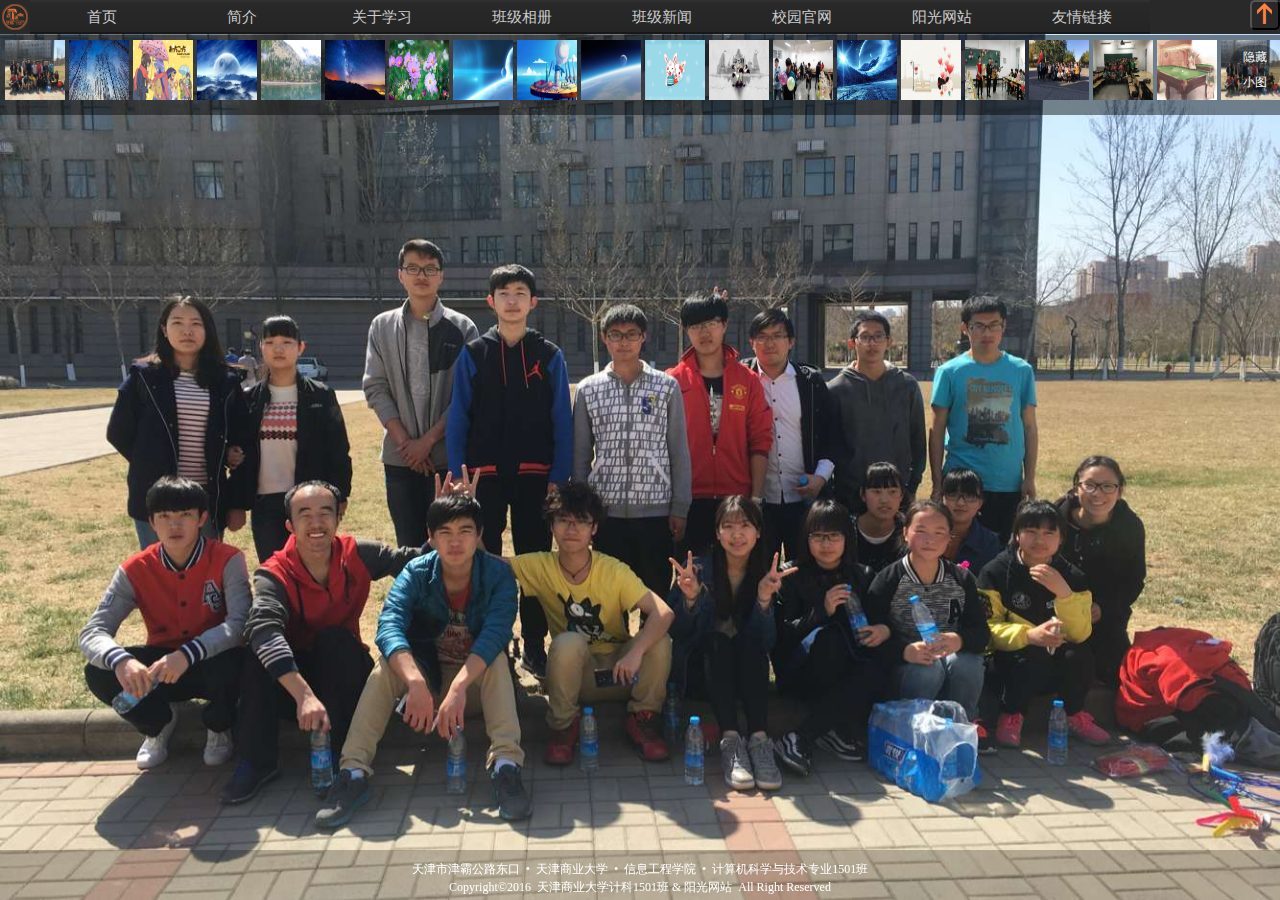
<file: tsjk1501/list-classphotos.html>
<!DOCTYPE html>
<html>
	<head>
		<meta charset="utf-8" />
		<title>班级相册&#8226;天商计科1501</title>		
		<meta name="keywords" content="计算机科学与技术专业1501班" />
		<meta name="description" content="天津商业大学信息工程学院计算机科学与技术专业1501班,We are family!" />
		<meta http-equiv="X-UA-Compatible" content="IE=edge"> 
		<meta name="viewport" content="width=device-width, initial-scale=1">
        <link rel="shortcut icon" type="iamge/x-png" href="img/favicon.png" media="screen" />
		<link rel="stylesheet" type="text/css" href="css/nav.css">
        <link rel="stylesheet" type="text/css" href="css/classphotos.css">
		<script src="js/jquery.js" type="text/javascript"></script>
        <script src="js/tsjk1501.js"></script>
	</head>
	</head>
	<body>
				<ul class="nav">
			<li class="classmark"></li>
			<ul class="menu">
				<li><a href="index.html">首页</a></li>
				<li><a>简介</a>
					<ul class="submenu">
						<li><a target="_blank" href="http://www0.tjcu.edu.cn/static/xxgk/xxjj/">学校简介</a></li>
							<li><a target="_blank" href="http://xxxy.tjcu.edu.cn/#xygk">学院简介</a></li>
						<li><a target="_blank" href="http://xxxy.tjcu.edu.cn/#bkjy">专业简介</a></li>
						<li><a>班级简介</a></li>
						<li><a href="list-classmate.html">成员介绍</a></li>						
					</ul>
				</li>
				<li><a>关于学习</a>
					<ul class="submenu">
						<li><a href="article-syllabus.html">课程表</a></li>
						<li><a target="_blank" href="http://202.113.82.2/">学习资源</a></li>
						<li><a target="_blank" href="http://www.cet.edu.cn/">英语四六级</a></li>
						<li><a target="_blank" href="http://www.chinakaoyan.com/">关于考研</a></li>
						<li><a target="_blank" href="http://202.113.80.18:7777/zhxt_bks/zhxt_bks.html">综合查询</a></li>
					</ul>
				</li>
				<li><a href="list-classphotos.html">班级相册</a></li>
				<li><a>班级新闻</a></li>
				<li><a target="_blank" href="http://www.tjcu.edu.cn">校园官网</a></li>
				<li><a target="_blank" href="http://www.youngon.com">阳光网站</a></li>
				<li class="yqlj"><a>友情链接</a>
					<ul class="submenu">
						<li><a target="_blank" href="message/message-index.php">留言板</a></li>
						<li><a target="_blank" href="http://xxxy.tjcu.edu.cn/">天商信息工程学院</a></li>
						<li><a target="_blank" href="http://202.113.82.2/">天商图书馆</a></li>
						<li><a target="_blank" href="http://www.baidu.com">百度一下</a></li>
						<li><a target="_blank" href="https://github.com/">GitHub</a></li>
						<li><a target="_blank" href="http://202.113.80.83/">VOD视频</a></li>
					</ul>
				</li>
			</ul>
			<button class="hide-nav"></button>
		</ul>
		<button class="show-nav"></button>
	<div class="Aboutus" id="Aboutus">
       	<div class="classmark-big"><img src="img/LOGO-big.png" height="200px" width="200px"/></div>
        <div class="aboutus-text">
我们是天津商业大学信息工程学院计算机科学与技术专业1501班。<br/>
相逢于计科1501班，在拼杀的黑色六月之后，在一万次梦里的憧憬之后——如此珍贵，如此难得。<br/>
相逢于计科1501班，怀着渐渐成熟的生命里缤纷的梦想，怀着敢闯敢拼的青春里倔强的执着——如此坚定，如此不悔。<br/>
36颗笑脸，热情洋溢，绮丽的季节里盛开出灿烂与光华；36声呼喊，充满力度，恬淡的天空里犹如春雷声声，轰轰隆隆。<br/>
在老师的谆谆教诲和耐心指导下，同学们学习上认真刻苦，活动中积极踊跃，并取得了一定的成绩。英语课上犹如置身异国，古汉现汉发言字字珠玑，论文写作总有文采华章，专业翻译之时精彩不断，比赛设计过程创意纷飞。精神抖擞，运动会上舍我其谁；千机万辩，辩论场上魅力无限；挥洒青春，篮球比赛我来过，就无悔；舞步飞旋，国标舞大赛里轻舞飞扬的何止在此，还有那一颗颗活力的心，在灯光与掌声中化作流云。<br/>
这就是计科1501班，团结奋进、朝气蓬勃、温暖和谐。广结良友，告别肤浅，青春的画布展开，我们挥笔成彩。<br/>
计科1501班，梦开始的地方。
　　</div>			
			
		</div>
        <div class="backtop"></div>
		
	
		<div class="hf">
			<img src="photos/bg0.jpg" width="60" height="60" id="bg0"/>
			<img src="photos/bg1.jpg" width="60" height="60" id="bg1"/>
			<img src="photos/bg2.jpg" width="60" height="60" id="bg2"/>
			<img src="photos/bg3.jpg" width="60" height="60" id="bg3"/>
			<img src="photos/bg4.jpg" width="60" height="60" id="bg4"/>
			<img src="photos/bg5.jpg" width="60" height="60" id="bg5"/>
			<img src="photos/bg6.jpg" width="60" height="60" id="bg6"/>
			<img src="photos/bg7.jpg" width="60" height="60" id="bg7"/>
			<img src="photos/bg8.jpg" width="60" height="60" id="bg8"/>
			<img src="photos/bg9.jpg" width="60" height="60" id="bg9"/>
			<img src="photos/bg10.jpg" width="60" height="60" id="bg10"/>
			<img src="photos/bg11.jpg" width="60" height="60" id="bg11"/>
			<img src="photos/bg12.jpg" width="60" height="60" id="bg12"/>
			<img src="photos/bg13.jpg" width="60" height="60" id="bg13"/>
			<img src="photos/bg14.jpg" width="60" height="60" id="bg14"/>
			<img src="photos/bg15.jpg" width="60" height="60" id="bg15"/>
			<img src="photos/bg16.jpg" width="60" height="60" id="bg16"/>
			<img src="photos/bg17.jpg" width="60" height="60" id="bg17"/>
			<img src="photos/bg18.jpg" width="60" height="60" id="bg18"/>
			<img src="photos/bg19.jpg" width="60" height="60" id="bg19"/>
		</div>
		<div class="hide-show" id="hide-show"><span id="hideORshow">隐藏<br/>小图</span></div>
		<div id="bottom" style="position:fixed;bottom:0px; height:50px">
			<div id="foot">
				<div id="foottext">
					天津市津霸公路东口 &nbsp;&#8226;&nbsp;
					<a target="_blank" href="http://www.tjcu.edu.cn/" title="天津商业大学">天津商业大学</a> &nbsp;&#8226;&nbsp;
					<a href="http://xxxy.tjcu.edu.cn/" title="天津商业大学信息工程学院">信息工程学院</a> &nbsp;&#8226;&nbsp;
					<a href="index.html" title="天商计科1501">计算机科学与技术专业1501班</a>
					<br />Copyright&copy;2016&nbsp;
					<a href="index.html" title="天商计科1501">天津商业大学计科1501班</a> &
					<a target="_blank" href="http://www.youngon.com/" title="天津商业大学阳光网站">阳光网站</a> &nbsp;All&nbsp;Right&nbsp;Reserved
				</div>
			</div>
			
		</div> 
	</body>
	<script type="text/javascript">
	$(document).ready(function(){
		$(".hide-show").click(function(){
			$(".hf").slideToggle(300);
		})
	})
	var n = 1;
	var change = document.getElementById("hide-show");
	change.onclick = function(){
		if(n%2==0){
			document.getElementById("hideORshow").innerHTML = "隐藏<br/>小图 ";
			n++;
		}else{
			document.getElementById("hideORshow").innerHTML = "显示<br/>小图 ";
			n++;
		};
		
		
		
		
		
	}
var i = 0;
var max = 20;//设定图片的最大张数
function hf(i){
	$(document).ready(function(){
		$("#bg"+ i ).click(function(){
		$("body").css("background-image","url(photos/bg"+i+".jpg)");
		$(this).addClass("on").siblings().removeClass("on");
	})
		})	
	};
for(i=0;i<=max;i++){
hf(i);
}
</script>
</html>
</file>
<file: note/stylesheets/stylesheet.css>
* {
  box-sizing: border-box; }

body {
  padding: 0;
  margin: 0;
  font-family: "Open Sans", "Helvetica Neue", Helvetica, Arial, sans-serif;
  font-size: 16px;
  line-height: 1.5;
  color: #606c71; }

a {
  color: #1e6bb8;
  text-decoration: none; }
  a:hover {
    text-decoration: underline; }

.btn {
  display: inline-block;
  margin-bottom: 1rem;
  color: rgba(255, 255, 255, 0.7);
  background-color: rgba(255, 255, 255, 0.08);
  border-color: rgba(255, 255, 255, 0.2);
  border-style: solid;
  border-width: 1px;
  border-radius: 0.3rem;
  transition: color 0.2s, background-color 0.2s, border-color 0.2s; }
  .btn + .btn {
    margin-left: 1rem; }
.btn:hover {
  color: rgba(255, 255, 255, 0.8);
  text-decoration: none;
  background-color: rgba(255, 255, 255, 0.2);
  border-color: rgba(255, 255, 255, 0.3); }

@media screen and (min-width: 64em) {
  .btn {
    padding: 0.75rem 1rem; } }

@media screen and (min-width: 42em) and (max-width: 64em) {
  .btn {
    padding: 0.6rem 0.9rem;
    font-size: 0.9rem; } }

@media screen and (max-width: 42em) {
  .btn {
    display: block;
    width: 100%;
    padding: 0.75rem;
    font-size: 0.9rem; }
    .btn + .btn {
      margin-top: 1rem;
      margin-left: 0; } }



.nav{

  position: fixed;
  top: 50%;
  right: 15px;
}

.btnfixed {
  display: inline-block;
  margin-bottom: 1rem;
  color: rgba(0, 0, 0, 0.7);
  background-color: rgba(0, 0, 0, 0.08);
  border-color: rgba(0, 0, 0, 0.2);
  border-style: solid;
  border-width: 1px;
  border-radius: 0.3rem;
  transition: color 0.2s, background-color 0.2s, border-color 0.2s; }
  .btnfixed + .btnfixed {
    margin-top: 1rem; }
@media screen and (min-width: 64em) {
  .btnfixed {
    padding: 0.75rem 1rem; } }

@media screen and (min-width: 42em) and (max-width: 64em) {
  .btnfixed {
    padding: 0.6rem 0.9rem;
    font-size: 0.9rem; } }

@media screen and (max-width: 42em) {
  .btnfixed {
    display: block;
    width: 100%;
    padding: 0.75rem;
    font-size: 0.9rem; }
    .btnfixed + .btnfixed {
      margin-top: 1rem;
      margin-left: 0; } }


.btnfixed:hover {
  color: #000;
  text-decoration: none;
  background-color: rgba(0, 0, 0, 0.2);
  border-color: rgba(0, 0, 0, 0.3); }     

.page-header {
  color: #fff;
  text-align: center;
  background-color: #159957;
  background-image: linear-gradient(120deg, #155799, #159957); }

@media screen and (min-width: 64em) {
  .page-header {
    padding: 5rem 6rem; } }

@media screen and (min-width: 42em) and (max-width: 64em) {
  .page-header {
    padding: 3rem 4rem; } }

@media screen and (max-width: 42em) {
  .page-header {
    padding: 2rem 1rem; } }

.project-name {
  margin-top: 0;
  margin-bottom: 0.1rem; }

@media screen and (min-width: 64em) {
  .project-name {
    font-size: 3.25rem; } }

@media screen and (min-width: 42em) and (max-width: 64em) {
  .project-name {
    font-size: 2.25rem; } }

@media screen and (max-width: 42em) {
  .project-name {
    font-size: 1.75rem; } }

.project-tagline {
  margin-bottom: 2rem;
  font-weight: normal;
  opacity: 0.7; }

@media screen and (min-width: 64em) {
  .project-tagline {
    font-size: 1.25rem; } }

@media screen and (min-width: 42em) and (max-width: 64em) {
  .project-tagline {
    font-size: 1.15rem; } }

@media screen and (max-width: 42em) {
  .project-tagline {
    font-size: 1rem; } }

.main-content :first-child {
  margin-top: 0; }
.main-content img {
  max-width: 100%; }
.main-content h1, .main-content h2, .main-content h3, .main-content h4, .main-content h5, .main-content h6 {
  margin-top: 2rem;
  margin-bottom: 1rem;
  font-weight: normal;
  color: #159957; }
.main-content p {
  margin-bottom: 1em; }
.main-content code {
  padding: 2px 4px;
  font-family: Consolas, "Liberation Mono", Menlo, Courier, monospace;
  font-size: 0.9rem;
  color: #383e41;
  background-color: #f3f6fa;
  border-radius: 0.3rem; }
.main-content pre {
  padding: 0.8rem;
  margin-top: 0;
  margin-bottom: 1rem;
  font: 1rem Consolas, "Liberation Mono", Menlo, Courier, monospace;
  color: #567482;
  word-wrap: normal;
  background-color: #f3f6fa;
  border: solid 1px #dce6f0;
  border-radius: 0.3rem; }
  .main-content pre > code {
    padding: 0;
    margin: 0;
    font-size: 0.9rem;
    color: #567482;
    word-break: normal;
    white-space: pre;
    background: transparent;
    border: 0; }
.main-content .highlight {
  margin-bottom: 1rem; }
  .main-content .highlight pre {
    margin-bottom: 0;
    word-break: normal; }
.main-content .highlight pre, .main-content pre {
  padding: 0.8rem;
  overflow: auto;
  font-size: 0.9rem;
  line-height: 1.45;
  border-radius: 0.3rem; }
.main-content pre code, .main-content pre tt {
  display: inline;
  max-width: initial;
  padding: 0;
  margin: 0;
  overflow: initial;
  line-height: inherit;
  word-wrap: normal;
  background-color: transparent;
  border: 0; }
  .main-content pre code:before, .main-content pre code:after, .main-content pre tt:before, .main-content pre tt:after {
    content: normal; }
.main-content ul, .main-content ol {
  margin-top: 0; }
.main-content blockquote {
  padding: 0 1rem;
  margin-left: 0;
  color: #819198;
  border-left: 0.3rem solid #dce6f0; }
  .main-content blockquote > :first-child {
    margin-top: 0; }
  .main-content blockquote > :last-child {
    margin-bottom: 0; }
.main-content table {
  display: block;
  width: 100%;
  overflow: auto;
  word-break: normal;
  word-break: keep-all; }
  .main-content table th {
    font-weight: bold; }
  .main-content table th, .main-content table td {
    padding: 0.5rem 1rem;
    border: 1px solid #e9ebec; }
.main-content dl {
  padding: 0; }
  .main-content dl dt {
    padding: 0;
    margin-top: 1rem;
    font-size: 1rem;
    font-weight: bold; }
  .main-content dl dd {
    padding: 0;
    margin-bottom: 1rem; }
.main-content hr {
  height: 2px;
  padding: 0;
  margin: 1rem 0;
  background-color: #eff0f1;
  border: 0; }

@media screen and (min-width: 64em) {
  .main-content {
    max-width: 64rem;
    padding: 2rem 6rem;
    margin: 0 auto;
    font-size: 1.1rem; } }

@media screen and (min-width: 42em) and (max-width: 64em) {
  .main-content {
    padding: 2rem 4rem;
    font-size: 1.1rem; } }

@media screen and (max-width: 42em) {
  .main-content {
    padding: 2rem 1rem;
    font-size: 1rem; } }

.site-footer {
  padding-top: 2rem;
  margin-top: 2rem;
  border-top: solid 1px #eff0f1; }

.site-footer-owner {
  display: block;
  font-weight: bold; }

.site-footer-credits {
  color: #819198; }

@media screen and (min-width: 64em) {
  .site-footer {
    font-size: 1rem; } }

@media screen and (min-width: 42em) and (max-width: 64em) {
  .site-footer {
    font-size: 1rem; } }

@media screen and (max-width: 42em) {
  .site-footer {
    font-size: 0.9rem; } }
</file>
<file: note/stylesheets/github-light.css>
/*
The MIT License (MIT)

Copyright (c) 2016 GitHub, Inc.

Permission is hereby granted, free of charge, to any person obtaining a copy
of this software and associated documentation files (the "Software"), to deal
in the Software without restriction, including without limitation the rights
to use, copy, modify, merge, publish, distribute, sublicense, and/or sell
copies of the Software, and to permit persons to whom the Software is
furnished to do so, subject to the following conditions:

The above copyright notice and this permission notice shall be included in all
copies or substantial portions of the Software.

THE SOFTWARE IS PROVIDED "AS IS", WITHOUT WARRANTY OF ANY KIND, EXPRESS OR
IMPLIED, INCLUDING BUT NOT LIMITED TO THE WARRANTIES OF MERCHANTABILITY,
FITNESS FOR A PARTICULAR PURPOSE AND NONINFRINGEMENT. IN NO EVENT SHALL THE
AUTHORS OR COPYRIGHT HOLDERS BE LIABLE FOR ANY CLAIM, DAMAGES OR OTHER
LIABILITY, WHETHER IN AN ACTION OF CONTRACT, TORT OR OTHERWISE, ARISING FROM,
OUT OF OR IN CONNECTION WITH THE SOFTWARE OR THE USE OR OTHER DEALINGS IN THE
SOFTWARE.

*/

.pl-c /* comment */ {
  color: #969896;
}

.pl-c1 /* constant, variable.other.constant, support, meta.property-name, support.constant, support.variable, meta.module-reference, markup.raw, meta.diff.header */,
.pl-s .pl-v /* string variable */ {
  color: #0086b3;
}

.pl-e /* entity */,
.pl-en /* entity.name */ {
  color: #795da3;
}

.pl-smi /* variable.parameter.function, storage.modifier.package, storage.modifier.import, storage.type.java, variable.other */,
.pl-s .pl-s1 /* string source */ {
  color: #333;
}

.pl-ent /* entity.name.tag */ {
  color: #63a35c;
}

.pl-k /* keyword, storage, storage.type */ {
  color: #a71d5d;
}

.pl-s /* string */,
.pl-pds /* punctuation.definition.string, string.regexp.character-class */,
.pl-s .pl-pse .pl-s1 /* string punctuation.section.embedded source */,
.pl-sr /* string.regexp */,
.pl-sr .pl-cce /* string.regexp constant.character.escape */,
.pl-sr .pl-sre /* string.regexp source.ruby.embedded */,
.pl-sr .pl-sra /* string.regexp string.regexp.arbitrary-repitition */ {
  color: #183691;
}

.pl-v /* variable */ {
  color: #ed6a43;
}

.pl-id /* invalid.deprecated */ {
  color: #b52a1d;
}

.pl-ii /* invalid.illegal */ {
  color: #f8f8f8;
  background-color: #b52a1d;
}

.pl-sr .pl-cce /* string.regexp constant.character.escape */ {
  font-weight: bold;
  color: #63a35c;
}

.pl-ml /* markup.list */ {
  color: #693a17;
}

.pl-mh /* markup.heading */,
.pl-mh .pl-en /* markup.heading entity.name */,
.pl-ms /* meta.separator */ {
  font-weight: bold;
  color: #1d3e81;
}

.pl-mq /* markup.quote */ {
  color: #008080;
}

.pl-mi /* markup.italic */ {
  font-style: italic;
  color: #333;
}

.pl-mb /* markup.bold */ {
  font-weight: bold;
  color: #333;
}

.pl-md /* markup.deleted, meta.diff.header.from-file */ {
  color: #bd2c00;
  background-color: #ffecec;
}

.pl-mi1 /* markup.inserted, meta.diff.header.to-file */ {
  color: #55a532;
  background-color: #eaffea;
}

.pl-mdr /* meta.diff.range */ {
  font-weight: bold;
  color: #795da3;
}

.pl-mo /* meta.output */ {
  color: #1d3e81;
}
</file>
<file: TryWap/css/style.css>
/*
 * WAP WEBPAGE BY XF
 */


html body {
	margin: 0px;
	padding: 0px;
	font-family: "微软雅黑"
}

* {
	margin: 0px;
	padding: 0px;
}

ul li {
	list-style: none;
}

a {
	text-decoration: none;
	color: white;
}

.title {
	width: 100%;
	height: 113px;
	background: #91d4da;
	font-size: 36px;
	line-height: 113px;
	color: white;
}

.back>li {
	float: left;
	overflow: hidden;
	margin-left: 5px;
}

.backText {
	width: 75px;
	height: 113px;
}

.backimg {
	width: 40px;
	height: 113px;
	background: url(../img/back.jpg) no-repeat center center;
}

.titleText {
	text-align: center;
	margin: 0 auto;
}

.nav {
	margin: 0;
	height: 116px;
	width: 100%;
	background: white;
	line-height: 116px;
}

.nav>li {
	float: left;
	width: 20%;
	height: 116px;
	font-size: 35px;
	color: #616161;
	text-align: center;
	cursor: pointer;
}

.nav>li:hover {
	border-bottom: 5px solid #91D4DA;
}

.on {
	border-bottom: 5px solid #91D4DA;
}

.banner {
	height: 546px;
	width: 100%;
	background: url(../img/banner.jpg) no-repeat center;
	background-size: cover;
}

.biaoqianImg {
	height: 132px;
	width: 100%;
	line-height: 132px;
	margin-top: 45px;
}

.biaoqianImg>li {
	float: left;
	height: 145px;
	width: 15%;
	margin-left: 4%;
	background: #00c7d6 url(../img/text.jpg) no-repeat center;
	border-radius: 90px;
	cursor: pointer;
}

.biaoqianText {
	height: 30px;
	width: 100%;
	line-height: 30px;
	padding-bottom: 110px;
	border-bottom: 4px solid #efefef;
}

.biaoqianText>li {
	float: left;
	margin-top: 38px;
	height: 50px;
	line-height: 50px;
	width: 15%;
	margin-left: 4%;
	font-size: 40px;
	text-align: center;
	cursor: pointer;
}

.biaoqianText>li:hover {
	background: rgba(0, 0, 0, 0.15);
}

.fenlan {
	width: 100%;
	height: 420px;
}

.fenlan>li {
	float: left;
	width: 30%;
	height: 340px;
	margin-top: 36px;
	margin-left: 2%;
}

.fenlan>li>p {
	text-align: center;
	cursor: pointer;
}

.fenlan1 {
	border-right: 3px solid #dfdfdf;
}

.fenlan2 {
	border-right: 3px solid #dfdfdf;
}

.fenlan1Img {
	margin: 0 auto 50px auto;
	width: 125px;
	height: 184px;
	background: url(../img/fenlan1.jpg) center no-repeat;
}

.fenlan2Img {
	margin: 0 auto 60px auto;
	width: 124px;
	height: 169px;
	background: url(../img/fenlan2.jpg) center no-repeat;
}

.fenlan3Img {
	margin: 0 auto 100px auto;
	width: 198px;
	height: 138px;
	background: url(../img/fenlan3.jpg) center no-repeat;
	background-size: cover;
}

.Ti {
	font-size: 46px;
	color: black;
}

.Sti {
	font-size: 36px;
	color: #5b5b5b;
}

.hr {
	height: 34px;
	width: 100%;
	background: #f5f5f5;
}

.shr {
	height: 6px;
	width: 100%;
	background: #f5f5f5;
}

.MK {
	width: 90%;
	height: 120px;
	margin: 0 auto;
	font-size: 44px;
	line-height: 120px;
	color: #646464;
	border-bottom: 3px solid #DFDFDF;
}

.MKimg {
	width: 240px;
	height: 230px;
	background: url(../img/mokuai.jpg) no-repeat center;
	background-size: cover;
	border: 2px solid orange;
	margin-top: 36px;
	margin-left: 5%;
	float: left;
}

.text {
	width:100%;
	height: 100px;
	margin-top: 36px;
}

.text li {
	float: left;
	width:25%;
	height: 100px;
	line-height: 100px;
	font-size: 34px;
	margin-left: 50px;
	background: #f8f8f8;
	text-align: center;
}

.WZimg {
	width: 280px;
	height: 200px;
	background: url(../img/xiaotu.jpg) no-repeat center;
	background-size: cover;
	margin-top: 36px;
	margin-left: 5%;
	margin-right: 5%;
	float: left;
}

.Tt {
	margin-top: 36px;
	width: auto;
	height: 150px;
	font-size: 44px;
	color: #646464;
	margin-left: 5%;
}

.LY {
	font-size: 34px;
	color: #c6c6c6;
}

.WZ2img {
	width: 30%;
	height: 200px;
	background: url(../img/xiaotu.jpg) no-repeat center;
	background-size: cover;
	margin-top: -50px;
	margin-left: 5%;
	float: left;
}

.WZ3img {
	width: 30%;
	height: 200px;
	background: url(../img/xiaotu.jpg) no-repeat center;
	background-size: cover;
	margin-top: -50px;
	margin-left: 2%;
	float: left;
}

.LY2 {
	width: 700px;
	height: 100px;
	font-size: 34px;
	color: #c6c6c6;
	line-height: 100px;
	margin-top: 20px;
	margin-left: 5%;
	margin-bottom: 150px;
}

.bottom {	
	width: 100%;
	height: 134px;
	background: #f8f8f8;
}
</file>
<file: tsjk1501/css/index-style.css>
@charset "utf-8";

/* CSS Document */

* {
	margin: 0px;
	padding: 0px;
}

ul {
	list-style: none;
}

li {
	list-style: none;
}

a {
	text-decoration: none;
	color: #FFF;
}
body{background: url(../img/background.jpg);
	background-repeat: no-repeat;
	background-position: center bottom;
	background-attachment: fixed;
	background-size:cover;
	background-color:rgba(24,35,44,1);}
.banner {
	height: 600px;
	width: 1200px;
	margin: 0 auto;
}

.mainbox {
	overflow: hidden;
	position: relative;
}

.flashbox {
	overflow: hidden;
	position: relative;
}

.imagebox {
	text-align: right;
	position: relative;
	z-index: 5;
}

.bitdiv {
	display: inline-block;
	width: 17px;
	height: 17px;
	margin: 0 10px 10px 0px;
	cursor: pointer;
	float: right;
}

.defimg {
	background-image: url(../img/dian1.png)
}

.curimg {
	background-image: url(../img/dian2.png)
}

#main {
	height: auto;
	width: auto;
	margin:0 auto;
}

/*main style*/

/************************/
/*  timeline  时间轴     */
/************************/


.box{width:960px;height:2000px;margin:100px auto;position:relative;z-index:1; opacity:0.85;}
.box:hover{opacity:1;}
/*内容发布区域*/
.box .boxcenter{width:500px;height:200px;background:#fff;position:absolute;top:80px;left:180px;border:1px solid green;border-radius:6px;}
.box .boxcenter .boxc_t{height:30px;line-height:30px;}
.box .boxcenter .boxc_t h4{padding-left:20px;background:#3BBFB4;border-top-left-radius:6px;border-top-right-radius:6px;}
.box .boxcenter .boxc_c{width:460px;height:100px;border:1px solid #A6C8FF;margin:8px auto;text-indent:10px;box-shadow:0 0 4px #A6C8FF;}
.box .boxcenter .boxc_b{width:80px;height:30px;position:absolute;right:10px;bottom:8px;}
.box .boxcenter .boxc_b a{font-size:14px;color:#fff;line-height:30px;background:#3bbfb4;border-radius:6px;display:block;text-align:center;text-decoration:none;}
.box .boxcenter .boxc_b a:hover{background:#2C8E86;}
.box .timeline{width:60px;height:100%;position:absolute;top:100px;left:80px;border-right:2px solid #5d7895;}/**/
.timeline .timeline_t{width:50px;height:50px;border-radius:50%;border:1px solid #fff;background: url(../img/head.png) no-repeat;background-size:100%;}
.timeline .nextbox{width:380px;height:80px;position:absolute;top:260px;left:60px;}
.a{width:380px;height:80px;background:#fff;border-radius:6px;margin-top:30px;font-size:16px;line-height:20px;text-indent:20px;word-break:break-all;position:relative;left:6px;}
.a .b{width:6px;height:6px;border-radius:50%;border:2px solid #fff;background:#9DCFE1;position:absolute;top:35px;left:-10px;}
#time{font-size:20px;color:#ababab;}
#hour{font-size:12px;color:#92CADE;}
</file>
<file: tsjk1501/css/nav.css>
/* ============================================================================================== 
 2016.1.27 BY WXF  http://www.youngon.com
================================================================================================= */
/* general styles */
*{margin:0px; padding:0px;}
ul{ list-style:none;}
li{ list-style:none;}
a{ text-decoration:none;color:#FFF;}
.nav{
	 height:34px; 
	 width:100%; 
	 margin:0px auto;
	 background:#292929;
	 float:left;
	 position:fixed;
	 left:0px;
	 top:0px;
	 z-index:10;
	  }
.classmark{
		width:30px;
	    height:34px; 
		float:left;
		border-radius:5px;
		background:url(../img/classmark.png);
		background-position:center;
		cursor:pointer;
		position:relative;
		left:0px;
		top:0px;
		}

.hide-nav{
		width:30px;
	    height:30px; 
		float:right;
		border-radius:5px;
		background:url(../img/hidenav.png);
		background-position:center;
		cursor:pointer;
		position:fixed;
		right:0px;
		top:0px;
		}
.show-nav{
	    position:fixed;
		right:0px;
		top:0px;
		width:30px;
	    height:30px; 
		float:right;
		background:url(../img/shownav.png);
		background-repeat:no-repeat;
		cursor:pointer;
		display:none;
		z-index:9;}
.Aboutus{height:200px;
		width:100%;
		background:rgba(0,0,0,0.25);
		position:fixed;
		left:0px;
		top:34px;
		overflow:hidden;
		display:none;
		z-index:10;}
.classmark-big{
		margin-left:50px;
		height:auto;
		width:auto;
		float:left;
		background:rgba(255,255,255,0.25);}
.aboutus-text{
		padding:0px;
		margin-left:80px;
		height:200px;
		width:800px;
		color:#fff;
		float:left;
		font-size:14px;
		font-family:"微软雅黑";}	
		
.backtop{display:none;
	    height:60px;
		width:60px;
		position:fixed;
		right:5px;
		bottom:5px;
		background:url(../img/top.png);
		background-repeat:no-repeat;
		background-position:center;
		background-color:#999;
		filter:alpha(opacity=85);
		opacity:0.35;
		z-index:10;
		cursor:pointer;}
.backtop:hover{background-color:#666;
				filter:alpha(opacity=55);
				opacity:0.55;}		

.menu, .menu ul {
    list-style: none;
    padding: 0;
    margin: 0;
}
.menu {
    height: 30px;
	}
.menu li {
	cursor:pointer;
    background: -moz-linear-gradient(#292929, #252525);
    background: -ms-linear-gradient(#292929, #252525);
    background: -webkit-gradient(linear, left top, left bottom, color-stop(0%, #292929), color-stop(100%, #252525));
    background: -webkit-linear-gradient(#292929, #252525);
    background: -o-linear-gradient(#292929, #252525);
    filter: progid:DXImageTransform.Microsoft.gradient(startColorstr='#292929', endColorstr='#252525');
    -ms-filter: "progid:DXImageTransform.Microsoft.gradient(startColorstr='#292929', endColorstr='#252525')";
    background: linear-gradient(#292929, #252525);

    border-bottom: 2px solid #181818;
    border-top: 2px solid #303030;
    min-width: 140px;
}
.menu > li {
    display: block;
    float: left;
    position: relative;
}
.menu > li:first-child {
    border-radius: 0px 0 0;
}
.menu a {
    border-left: 3px solid rgba(0, 0, 0, 0);
    color: #CCC;
    display: block;
    font-family: 'Lucida Console';
    font-size: 15px;
    line-height: 30px;
	text-align:center;
    text-decoration: none;
    text-transform: uppercase;
}

/* onhover styles */
.menu li:hover {
	background-color: #1c1c1c;
	background: -moz-linear-gradient(#1c1c1c, #1b1b1b);
	background: -ms-linear-gradient(#1c1c1c, #1b1b1b);
	background: -webkit-gradient(linear, left top, left bottom, color-stop(0%, #1c1c1c), color-stop(100%, #1b1b1b));
	background: -webkit-linear-gradient(#1c1c1c, #1b1b1b);
	background: -o-linear-gradient(#1c1c1c, #1b1b1b);



    filter: progid:DXImageTransform.Microsoft.gradient(startColorstr='#1c1c1c', endColorstr='#1b1b1b');
	-ms-filter: "progid:DXImageTransform.Microsoft.gradient(startColorstr='#1c1c1c', endColorstr='#1b1b1b')";
	background: linear-gradient(#1c1c1c, #1b1b1b);
	border-bottom: 2px solid #222222;
	border-top: 2px solid #1B1B1B;
	text-align: left;
}
.menu li:hover > a {
    border-radius: 5px 0 0 0;
    border-left: 3px solid #C4302B;
    color: #C4302B;
}

/* submenu styles */
.submenu {	
	left: 1px;
	max-height: 0;
	position: absolute;
	top: 32px;
	z-index: 0;
	-webkit-perspective: 400px;
	-moz-perspective: 400px;
	-ms-perspective: 400px;
	-o-perspective: 400px;
	perspective: 400px;
	width: 140px;
}
.submenu a{color:#808080;}
.submenu li {
    opacity: 0;
	padding-top:5px;
	height:35px;
	-webkit-transform: rotateY(90deg);
    -moz-transform: rotateY(90deg);
    -ms-transform: rotateY(90deg);
    -o-transform: rotateY(90deg);
    transform: rotateY(90deg);

    -webkit-transition: opacity .4s, -webkit-transform .5s;
    -moz-transition: opacity .4s, -moz-transform .5s;
    -ms-transition: opacity .4s, -ms-transform .5s;
    -o-transition: opacity .4s, -o-transform .5s;
    transition: opacity .4s, transform .5s;
}
.menu .submenu li:hover a {
    border-left: 3px solid #454545;
    border-radius: 0;
    color: #ffffff;
}
.menu > li:hover .submenu, .menu > li:focus .submenu {
    max-height: 2000px;
    z-index: 10;
}
.menu > li:hover .submenu li, .menu > li:focus .submenu li {
    opacity: 0.85;

    -webkit-transform: none;
    -moz-transform: none;
    -ms-transform: none;
    -o-transform: none;
    transform: none;
}

/* CSS3 delays for transition effects */
.menu li:hover .submenu li:nth-child(1) {
    -webkit-transition-delay: 0s;
    -moz-transition-delay: 0s;
    -ms-transition-delay: 0s;
    -o-transition-delay: 0s;
    transition-delay: 0s;
}
.menu li:hover .submenu li:nth-child(2) {
    -webkit-transition-delay: 50ms;
    -moz-transition-delay: 50ms;
    -ms-transition-delay: 50ms;
    -o-transition-delay: 50ms;
    transition-delay: 50ms;
}
.menu li:hover .submenu li:nth-child(3) {
    -webkit-transition-delay: 100ms;
    -moz-transition-delay: 100ms;
    -ms-transition-delay: 100ms;
    -o-transition-delay: 100ms;
    transition-delay: 100ms;
}
.menu li:hover .submenu li:nth-child(4) {
    -webkit-transition-delay: 150ms;
    -moz-transition-delay: 150ms;
    -ms-transition-delay: 150ms;
    -o-transition-delay: 150ms;
    transition-delay: 150ms;
}
.menu li:hover .submenu li:nth-child(5) {
    -webkit-transition-delay: 200ms;
    -moz-transition-delay: 200ms;
    -ms-transition-delay: 200ms;
    -o-transition-delay: 200ms;
    transition-delay: 200ms;
}
.menu li:hover .submenu li:nth-child(6) {
    -webkit-transition-delay: 250ms;
    -moz-transition-delay: 250ms;
    -ms-transition-delay: 250ms;
    -o-transition-delay: 250ms;
    transition-delay: 250ms;
}
.menu li:hover .submenu li:nth-child(7) {
    -webkit-transition-delay: 300ms;
    -moz-transition-delay: 300ms;
    -ms-transition-delay: 300ms;
    -o-transition-delay: 300ms;
    transition-delay: 300ms;
}
.menu li:hover .submenu li:nth-child(8) {
    -webkit-transition-delay: 350ms;
    -moz-transition-delay: 350ms;
    -ms-transition-delay: 350ms;
    -o-transition-delay: 350ms;
    transition-delay: 350ms;
}

.submenu li:nth-child(1) {
    -webkit-transition-delay: 350ms;
    -moz-transition-delay: 350ms;
    -ms-transition-delay: 350ms;
    -o-transition-delay: 350ms;
    transition-delay: 350ms;
}
.submenu li:nth-child(2) {
    -webkit-transition-delay: 300ms;
    -moz-transition-delay: 300ms;
    -ms-transition-delay: 300ms;
    -o-transition-delay: 300ms;
    transition-delay: 300ms;
}
.submenu li:nth-child(3) {
    -webkit-transition-delay: 250ms;
    -moz-transition-delay: 250ms;
    -ms-transition-delay: 250ms;
    -o-transition-delay: 250ms;
    transition-delay: 250ms;
}
.submenu li:nth-child(4) {
    -webkit-transition-delay: 200ms;
    -moz-transition-delay: 200ms;
    -ms-transition-delay: 200ms;
    -o-transition-delay: 200ms;
    transition-delay: 200ms;
}
.submenu li:nth-child(5) {
    -webkit-transition-delay: 150ms;
    -moz-transition-delay: 150ms;
    -ms-transition-delay: 150ms;
    -o-transition-delay: 150ms;
    transition-delay: 150ms;
}
.submenu li:nth-child(6) {
    -webkit-transition-delay: 100ms;
    -moz-transition-delay: 100ms;
    -ms-transition-delay: 100ms;
    -o-transition-delay: 100ms;
    transition-delay: 100ms;
}
.submenu li:nth-child(7) {
    -webkit-transition-delay: 50ms;
    -moz-transition-delay: 50ms;
    -ms-transition-delay: 50ms;
    -o-transition-delay: 50ms;
    transition-delay: 50ms;
}
.submenu li:nth-child(8) {
    -webkit-transition-delay: 0s;
    -moz-transition-delay: 0s;
    -ms-transition-delay: 0s;
    -o-transition-delay: 0s;
    transition-delay: 0s;
}


/***********************/
/* 检测浏览器是否缩放或放大 */
/***********************/

/* 字体检测 */
.mod-zoomdetect {
	position:absolute;
	top:0px;
    width : 100%;
    height : 40px;
    background : #FEFFE5;
    line-height : 40px;
    font-size : 16px;
    text-align : center;
    border-bottom : 1px solid #E7CF7B;
    user-select : none;
    clear:both;
	z-index:1000;
}
.mod-zoomdetect div{ text-align:center;z-index:1000}
.mod-zoomdetect q {
    font-weight: bold;
    color: #f00;
	
}
.mod-zoomdetect .wzd-btnclose {
    float: right;
    margin: 12px 10px 0 0;
    line-height : 20px;
    font-size : 14px;
    text-decoration : none;
    display: block;
    height: 17px;
    width: 18px;
    text-indent: -999em;
	
}
.mod-zoomdetect .wzd-close:hover {
    text-decoration : none;
}
.mod-zoomdetect .wzd-nevertip {
    text-decoration: underline;
    color: #2383C2;
    font-size : 14px;
	
}
.mod-zoomdetect .wzd-nevertip:hover {
    color: #23a3C2;
}























#bottom{
	width: 100%;
	height: 120px;
	background: rgba(0,0,0,0.25);
	}
#foot{margin:0 auto;height:50px;width:100%;}
#footimg{margin:0 auto;width:180px;height:45px;margin-bottom:18px;}
#foottext{width:100%;height:50px;color:#fff;font-size:12px;font-family:"微软雅黑"; text-align:center;line-height:18px;padding-top:10px;}
</file>
<file: tsjk1501/css/time.css>
/*-------------------------
	The clocks
--------------------------*/


#clock{ width: 370px; padding: 40px; margin: 0 auto 30px; position: relative; opacity:0.85;}

#clock:after{
	content:'';
	position:absolute;
	width:400px;
	height:20px;
	border-radius:100%;
	left:50%;
	margin-left:-200px;
	bottom:2px;
	z-index:-1;
}


#clock .display{
	text-align:center;
	padding: 40px 20px 20px;
	border-radius:6px;
	position:relative;
	height: 54px;
	
}


/*-------------------------
	Light color theme
--------------------------*/


#clock.light{
	background-color:#f3f3f3;
	color:#272e38;
}

#clock.light:after{
	box-shadow:0 4px 10px rgba(0,0,0,0.15);
}

#clock.light .digits div span{
	background-color:#272e38;
	border-color:#272e38;	
}

#clock.light .digits div.dots:before,
#clock.light .digits div.dots:after{
	background-color:#272e38;
}

#clock.light .alarm{
	background:url('../img/alarm_light.jpg');
}

#clock.light .display{
	background-color:#dddddd;
	box-shadow:0 1px 1px rgba(0,0,0,0.08) inset, 0 1px 1px #fafafa;
}


/*-------------------------
	Dark color theme
--------------------------*/


#clock.dark{
	background-color:#272e38;
	color:#cacaca;
}

#clock.dark:after{
	box-shadow:0 4px 10px rgba(0,0,0,0.3);
}

#clock.dark .digits div span{
	background-color:#cacaca;
	border-color:#cacaca;	
}

#clock.dark .alarm{
	background:url('../img/alarm_dark.jpg');
}

#clock.dark .display{
	background-color:#0f1620;
	box-shadow:0 1px 1px rgba(0,0,0,0.08) inset, 0 1px 1px #2d3642;
}

#clock.dark .digits div.dots:before,
#clock.dark .digits div.dots:after{
	background-color:#cacaca;
}


/*-------------------------
	The Digits
--------------------------*/


#clock .digits div{
	text-align:left;
	position:relative;
	width: 28px;
	height:50px;
	display:inline-block;
	margin:0 4px;
}

#clock .digits div span{
	opacity:0;
	position:absolute;

	-webkit-transition:0.25s;
	-moz-transition:0.25s;
	transition:0.25s;
}

#clock .digits div span:before,
#clock .digits div span:after{
	content:'';
	position:absolute;
	width:0;
	height:0;
	border:5px solid transparent;
}

#clock .digits .d1{			height:5px;width:16px;top:0;left:6px;}
#clock .digits .d1:before{	border-width:0 5px 5px 0;border-right-color:inherit;left:-5px;}
#clock .digits .d1:after{	border-width:0 0 5px 5px;border-left-color:inherit;right:-5px;}

#clock .digits .d2{			height:5px;width:16px;top:24px;left:6px;}
#clock .digits .d2:before{	border-width:3px 4px 2px;border-right-color:inherit;left:-8px;}
#clock .digits .d2:after{	border-width:3px 4px 2px;border-left-color:inherit;right:-8px;}

#clock .digits .d3{			height:5px;width:16px;top:48px;left:6px;}
#clock .digits .d3:before{	border-width:5px 5px 0 0;border-right-color:inherit;left:-5px;}
#clock .digits .d3:after{	border-width:5px 0 0 5px;border-left-color:inherit;right:-5px;}

#clock .digits .d4{			width:5px;height:14px;top:7px;left:0;}
#clock .digits .d4:before{	border-width:0 5px 5px 0;border-bottom-color:inherit;top:-5px;}
#clock .digits .d4:after{	border-width:0 0 5px 5px;border-left-color:inherit;bottom:-5px;}

#clock .digits .d5{			width:5px;height:14px;top:7px;right:0;}
#clock .digits .d5:before{	border-width:0 0 5px 5px;border-bottom-color:inherit;top:-5px;}
#clock .digits .d5:after{	border-width:5px 0 0 5px;border-top-color:inherit;bottom:-5px;}

#clock .digits .d6{			width:5px;height:14px;top:32px;left:0;}
#clock .digits .d6:before{	border-width:0 5px 5px 0;border-bottom-color:inherit;top:-5px;}
#clock .digits .d6:after{	border-width:0 0 5px 5px;border-left-color:inherit;bottom:-5px;}

#clock .digits .d7{			width:5px;height:14px;top:32px;right:0;}
#clock .digits .d7:before{	border-width:0 0 5px 5px;border-bottom-color:inherit;top:-5px;}
#clock .digits .d7:after{	border-width:5px 0 0 5px;border-top-color:inherit;bottom:-5px;}


/* 1 */

#clock .digits div.one .d5,
#clock .digits div.one .d7{
	opacity:1;
}

/* 2 */

#clock .digits div.two .d1,
#clock .digits div.two .d5,
#clock .digits div.two .d2,
#clock .digits div.two .d6,
#clock .digits div.two .d3{
	opacity:1;
}

/* 3 */

#clock .digits div.three .d1,
#clock .digits div.three .d5,
#clock .digits div.three .d2,
#clock .digits div.three .d7,
#clock .digits div.three .d3{
	opacity:1;
}

/* 4 */

#clock .digits div.four .d5,
#clock .digits div.four .d2,
#clock .digits div.four .d4,
#clock .digits div.four .d7{
	opacity:1;
}

/* 5 */

#clock .digits div.five .d1,
#clock .digits div.five .d2,
#clock .digits div.five .d4,
#clock .digits div.five .d3,
#clock .digits div.five .d7{
	opacity:1;
}

/* 6 */

#clock .digits div.six .d1,
#clock .digits div.six .d2,
#clock .digits div.six .d4,
#clock .digits div.six .d3,
#clock .digits div.six .d6,
#clock .digits div.six .d7{
	opacity:1;
}


/* 7 */

#clock .digits div.seven .d1,
#clock .digits div.seven .d5,
#clock .digits div.seven .d7{
	opacity:1;
}

/* 8 */

#clock .digits div.eight .d1,
#clock .digits div.eight .d2,
#clock .digits div.eight .d3,
#clock .digits div.eight .d4,
#clock .digits div.eight .d5,
#clock .digits div.eight .d6,
#clock .digits div.eight .d7{
	opacity:1;
}

/* 9 */

#clock .digits div.nine .d1,
#clock .digits div.nine .d2,
#clock .digits div.nine .d3,
#clock .digits div.nine .d4,
#clock .digits div.nine .d5,
#clock .digits div.nine .d7{
	opacity:1;
}

/* 0 */

#clock .digits div.zero .d1,
#clock .digits div.zero .d3,
#clock .digits div.zero .d4,
#clock .digits div.zero .d5,
#clock .digits div.zero .d6,
#clock .digits div.zero .d7{
	opacity:1;
}


/* The dots */

#clock .digits div.dots{
	width:5px;
}

#clock .digits div.dots:before,
#clock .digits div.dots:after{
	width:5px;
	height:5px;
	content:'';
	position:absolute;
	left:0;
	top:14px;
}

#clock .digits div.dots:after{
	top:34px;
}


/*-------------------------
	The Alarm
--------------------------*/


#clock .alarm{
	width:16px;
	height:16px;
	bottom:20px;
	background:url('../img/alarm_light.jpg');
	position:absolute;
	opacity:0.2;
}

#clock .alarm.active{
	opacity:1;
}


/*-------------------------
	Weekdays
--------------------------*/


#clock .weekdays{
	font-size:12px;
	position:absolute;
	width:100%;
	top:10px;
	left:0;
	text-align:center;
}


#clock .weekdays span{
	opacity:0.2;
	padding:0 10px;
}

#clock .weekdays span.active{
	opacity:1;
}


/*-------------------------
		AM/PM
--------------------------*/


#clock .ampm{
	position:absolute;
	bottom:20px;
	right:20px;
	font-size:12px;
}


/*-------------------------
		Button
--------------------------*/


.button-holder{
	text-align:center;
}

a.button{
	background-color:#f6a7b3;
	
	background-image:-webkit-linear-gradient(top, #f6a7b3, #f0a3af);
	background-image:-moz-linear-gradient(top, #f6a7b3, #f0a3af);
	background-image:linear-gradient(top, #f6a7b3, #f0a3af);

	border:1px solid #eb9ba7;
	border-radius:2px;

	box-shadow:0 2px 2px #ccc;

	color:#fff;
	text-decoration: none !important;
	padding:15px 20px;
	display:inline-block;
	cursor:pointer;
}

a.button:hover{
	opacity:0.9;
}
</file>
<file: wxf.liuxinglaixi/css/css.css>
@charset "utf-8";
*{padding: 0;margin: 0;} 
address,caption,cite,code,dfn,em,th,var{font-weight:normal;font-style:normal;} 
h1,h2,h3,h4,h5,h6{font-weight:normal;} 
.clear{clear:both;}
body{margin:0 auto;padding:0;font-size:18px;color:#fff;font-family:"微软雅黑";overflow:hidden;background:url(../images/xkbj.jpg) no-repeat center center;}
img{border:0px;}
 a{ text-decoration:none;color:#fff;}
 a:hover{color:#000;text-decoration:none;}
a:focus{outline:0;} 
ul,li{list-style:none;padding:0;margin:0;}
/* style */
html,body{width:100%;height:100%;overflow:hidden}


 
 .nav{height:32px; width:100%;margin:0 auto; overflow:hidden;position: absolute;top: 0px;z-index: 105;opacity: 0.25;}
  .nav:hover{opacity: 1;}
 .nav>li{list-style:none;height:30px; width:145px;border:1px solid rgba(0,0,0,0.75); text-align:center; line-height:30px;float: left;margin-right: 20px}
 .nav>li:hover{ 	
 	background:rgba(204,201,201,1.00); 
 	cursor:pointer;color:#000;
 	border: 1px solid #fff;}

.div{width:100%;overflow:hidden;position:relative;height:100%}
.div>div{width:4px;height:4px;background:#cccccc;position:absolute;top:0px;right:0px;border-radius:100%}
.div>div>div{width:3px;height:3px;background:#ccc;position:absolute;top:-2px;right:-2px;}
.div>div>div>div{width:2px;height:2px;background:#ccc;position:absolute;top:-2px;right:-2px;}
.div>div>div>div div{width:1px;height:1px;background:#ccc;position:absolute;top:-1px;right:-1px;}
#canvas{position: absolute;top: 0px;left: 0px;width: 100%;height: 100%;overflow: hidden;z-index: 100;cursor: pointer;}
.x0,.x1,.x2,.x3,.x4,.x5,.x6,.x7,.x8,.x9{height:50px;width: 50px;position: absolute;z-index: 101;background:url(../images/star.png) no-repeat center center}
.hidden{display: none;}
#start{width: 100px;height: 30px;font-size: 18px;font-family: "微软雅黑";text-align: center;position: relative;margin-top:300px;background: rgba(0,0,0,0.45);color: #fff;cursor: pointer;z-index: 105;}
#stop{width: 80px;height: 30px;font-size: 16px;font-family: "微软雅黑";text-align: center;position: absolute;top:0px;right:0px;background: rgba(0,0,0,0.45);color: #fff;cursor: pointer;z-index: 105;}
#player{height: 100px;width: 60px;position: absolute;bottom: 0px;left: 0px;background: url(../images/player.png) no-repeat center center;z-index: 100;}
.areaA{position: absolute;top: 40px;left: 0px;}
.areaB{position: absolute;top: 40px;right: 0px;}
.areaA>li,.areaB>li{float:left;}
</file>
<file: AQI/css/css.css>
body{margin:0px;padding:0px;font-family:"微软雅黑";}
 a{ text-decoration:none;color:black;}
 a:hover{color:#000;text-decoration:none;}
 .nav{height:32px; width:100%;margin:0 auto; overflow:hidden;position: absolute;top: 0px;z-index: 105;opacity: 0.25;}
  .nav:hover{opacity: 1;}
 .nav>li{list-style:none;height:30px; width:145px;border:1px solid rgba(0,0,0,0.75); text-align:center; line-height:30px;float: left;margin-right: 20px}
 .nav>li:hover{ 	
 	background:rgba(204,201,201,1.00); 
 	cursor:pointer;color:#000;
 	border: 1px solid #fff;}
.charts-Ares {
	height: 600px;
	width: 1050px;
	margin: 0px auto;
}
.charts-Ares>div {
	margin:10px;
	float: left;
	border:1px solid black;
}
.chartsA{width:500px}
.chartsB{width:500px}
.title {
	width: 1050px;
	height: 52px;
	line-height:30px;
	font-family: "微软雅黑";
	margin: 50px auto -30px auto;
}
.title>div {
	margin:10px;
	float: left;
	margin-bottom:0px;	
}
.TA{width:500px}
.TB{width:500px}
.TA>div,.TB>div{float:left;height:30px;width:50px;cursor:pointer;margin-right:20px;}
.border {
	border-bottom: 2px solid black
}
.map{height: 600px;
	width: 1050px;
	margin: 50px auto;}
.hidden {
	display: none;
}
</file>
<file: tsjk1501/css/article-syllabus.css>
@charset "utf-8";

/* CSS Document */

* {
	font-family: "微软雅黑";
}

body {
	background: url(../img/syllabus-background.jpg);
	background-repeat: no-repeat;
	background-color: #4d9ec9;
	background-position: bottom;
	background-size: cover;
	background-attachment: fixed;
}

.syllabus-banner {
	height: auto;
	width: auto;
}

.lesson-main {
	height: 900px;
	width: 1230px;
	padding-top: 10px;
	padding-bottom: 20px;
	padding-left: 20px;
	padding-right: 20px;
	margin: 30px auto;
}

.lesson-nav {
	float: left;
	width: 200px;
	height: 550px;
	margin: 10px 0px;
}

.lesson-nav>li {
	width: 200px;
	height: 50px;
	line-height: 50px;
	text-align: center;
	margin-top: 20px;
	border: 2px solid #FC0;
	border-radius: 2px;
	cursor: pointer;
	opacity: 0.85;
}

.lesson-nav>li:hover {
	-webkit-transition: -webkit-transform 0.3s ease;
	-moz-transition: -moz-transform 0.3s ease;
	-ms-transition: -ms-transform 0.3s ease;
	transform: scale(1.05, 1.05);
	-ms-transform: scale(1.05, 1.05);
	-webkit-transform: scale(1.05, 1.05);
	color: #fff;
	background: #F63;
	opacity: 0.65;
}

.on-nav {
	margin-left: 24px;
	background: #F63;
	color: #fff;
}

.lessonchart {
	float: right;
	width: 1000px;
	height: 800px;
	border: 2px solid #FC0;
	background: url(../img/lesson-background.jpg);
	background-repeat: no-repeat;
}

.lessontable {
	text-align: center;
	filter: alpha(opacity=75);
	opacity: 0.75;
	cursor: pointer;
}

.lessontable:hover {
	filter: alpha(opacity=100);
	opacity: 1;
}

.lessontable tr td {
	border-radius: 10px;
}

.lessontable tr td:hover {
	-webkit-transition: -webkit-transform 0.2s ease;
	-moz-transition: -moz-transform 0.2s ease;
	-ms-transition: -ms-transform 0.2s ease;
	transform: scale(1.14, 1.14);
	-ms-transform: scale(1.14, 1.14);
	-webkit-transform: scale(1.14, 1.14);
	color: #FFF;
	cursor: pointer;
}

.lessonCS {
	color: #FFF;
}

.lessonCS:hover {
	color: #FFC;
}

.A2015-2016 {
	display: none;
}

.A2016-2017 {
	display: none;
}

.A2017-2018 {
	display: none;
}

.A2018-2019 {
	display: none;
}

.B2016-2017 {
	display: none;
}

.B2017-2018 {
	display: none;
}

.B2018-2019 {
	display: none;
}

.bottom {
	top: 1242px;
	background: #000;
}

#bottom {
	top: 1242px;
}
</file>
<file: tsjk1501/css/banner.css>
﻿/*首页样式*/
html,body,header,nav,footer,div,ul,ol,li,p,form,input,a,span,em,i,strong,b,font,img{
		margin:0; padding:0; list-style:none; border:none;}
body{font-family:"微软雅黑"; font-size:14px;}
a{text-align:center; text-decoration:none; outline:none;}
input{outline:none;}
em{font-style:normal;}

/*轮播图 开始*/
.main_banner{width:100%; height:375px;}
.main_banner_wrap{
	width:100%; height:375px; position:relative;/* background:#112233;*//*333D46*/
	margin:0 auto; overflow:hidden;  box-shadow: 0px 1px 2px #c5c5c5;
}
#myCanvas {
	position: absolute;
	z-index: 13;
	opacity: 0.8;
	cursor: pointer;
	-webkit-animation: roll 3s;
	animation: roll 3s;
}
@-webkit-keyframes roll {
	from{-webkit-transform:rotate(120deg);opacity:0;}
	to{-webkit-transform:rotate(0deg);opacity:0.8;}		
}
@keyframes roll {
	from{transform:rotate(120deg);opacity:0;}
	to{transform:rotate(0deg);opacity:0.8;}		
}
.banner_btn{ 	/*a 标签 按钮*/
		width:255px; height:240px; position:absolute; 
		display:block; z-index:9; top:20px;
}
.btn_next{right:20px;}
.banner_btn span{width:50px; height:100px; display:block; position:absolute;
		left:110px; top:70px; opacity:0; transition:0.5s;
		background:url(../img/bannerBtn.png) no-repeat 0 0;}
.btn_next span{background-position:-50px 0;}
.main_banner_box:hover .banner_btn_arrow{opacity:0.6;}
.banner_btn span i{width:50px; height:100px; display:block;
		background:url(../img/bannerBtn.png) no-repeat 0 0;}
.btn_next span i{background-position:-50px 0;}
.banner_btn:hover i{
		-webkit-animation:arrow 0.5s infinite alternate ease-in-out;
		-moz-animation:arrow 0.5s infinite alternate ease-in-out;
}
@-webkit-keyframes arrow{
	from{-webkit-transform:scale(1); opacity:1;}
	to{-webkit-transform:scale(1.5); opacity:0.2;}
}
@-moz-keyframes arrow{
	from{-moz-transform:scale(1); opacity:1;}
	to{-moz-transform:scale(1.5); opacity:0.2;}
}

.main_banner_box{
	width:1200px; height:280px; margin:40px auto 0; position:relative; z-index:0;
	/*-webkit-倒影样式*/
	-webkit-box-reflect:below 0 -webkit-linear-gradient(top,rgba(255,255,255,0) 0%,rgba(255,255,255,.2) 100%);
}
/*火狐倒影图层样式*/
.main_banner_box p#rflt{width:1200px; height:280px; position:absolute; left:0; top:280px;
		background:-moz-element(#m_box) no-repeat; -moz-transform:scaleY(-1); opacity:0.2;
}/*火狐倒影图层样式*/
.main_banner li{
		position:absolute; background:#000; overflow:hidden;
		box-shadow:0 4px 8px rgba(0, 0, 0, 0.15);		
}
/*给每张图片初始设置不同宽高，层级，位置*/
.main_banner li#imgCard0{
		width:670px; height:280px; z-index:5;
		left:255px; top:0px; opacity:1; background:#333d46;
}
.main_banner li#imgCard1{
		width:580px; height:240px; z-index:1; 
		left:600px; top:20px; opacity:1; background:#333d46;
}
.main_banner li#imgCard2{/*初始在背后，透明度为0*/
		width:450px; height:180px; z-index:1;
		left:0px; top:60px; opacity:0; background:#333d46;
}
.main_banner li#imgCard3{/*初始在背后，透明度为0*/
		width:450px; height:180px; z-index:1;
		left:0px; top:60px; opacity:0; background:#333d46;
}
.main_banner li#imgCard4{
		width:580px; height:240px; z-index:2; 
		left:0px; top:20px; opacity:1; background:#333d46;
}
.main_banner li img{width:100%; height:100%;}
.main_banner li span{/*遮罩层*/
		width:100%; height:100%; position:absolute; top:0; left:0; 
		z-index:1; background:#000; opacity:0; filter:alpha(opacity=0);
		color:#fff; font-size:30px; line-height:120px; text-align:center;
}
.main_banner li p{width:100%; height:50px; position:absolute;
		left:0; bottom:-50px; background:rgba(0,0,0,0.7); color:#fff;
		text-indent:38px; line-height:50px; font-size:25px;
}

/*指示器按钮*/
.btn_list{text-align:center; position:relative; left:0; top:6px; z-index:10;}
.btn_list span{
		width:15px; height:15px; display:inline-block; margin:15px 5px;
		background:#787d82; border-radius:50%; cursor:pointer;
}
.btn_list span.curr{background:#FFAE00;}

/*轮播图 结束*/
</file>
<file: tsjk1501/css/classphotos.css>
html body {
	margin: 0;
	padding: 0;
	background: dodgerblue url(../photos/bg0.jpg) no-repeat center center fixed;
	background-size: cover;
	height: 100%;
	overflow: hidden;
}

.hf {
	height: 70px;
	width: 100%;
	position: absolute;
	left: 0%;
	top: 35px;
	background: rgba(0, 0, 0, 0.45);
	padding: 5px;
}

.hf>img {
	cursor: pointer;
}

.on {
	border-bottom: 3px solid dodgerblue;
}

.hide-show {
	width: 50px;
	height: 50px;
	background: rgba(0, 0, 0, 0.25);
	color: #fff;
	font-size: 12px;
	line-height: 25px;
	font-family: "微软雅黑";
	position: absolute;
	right: 0px;
	top: 45px;
	border-radius: 20px;
	text-align: center;
	cursor: pointer;
}
</file>
